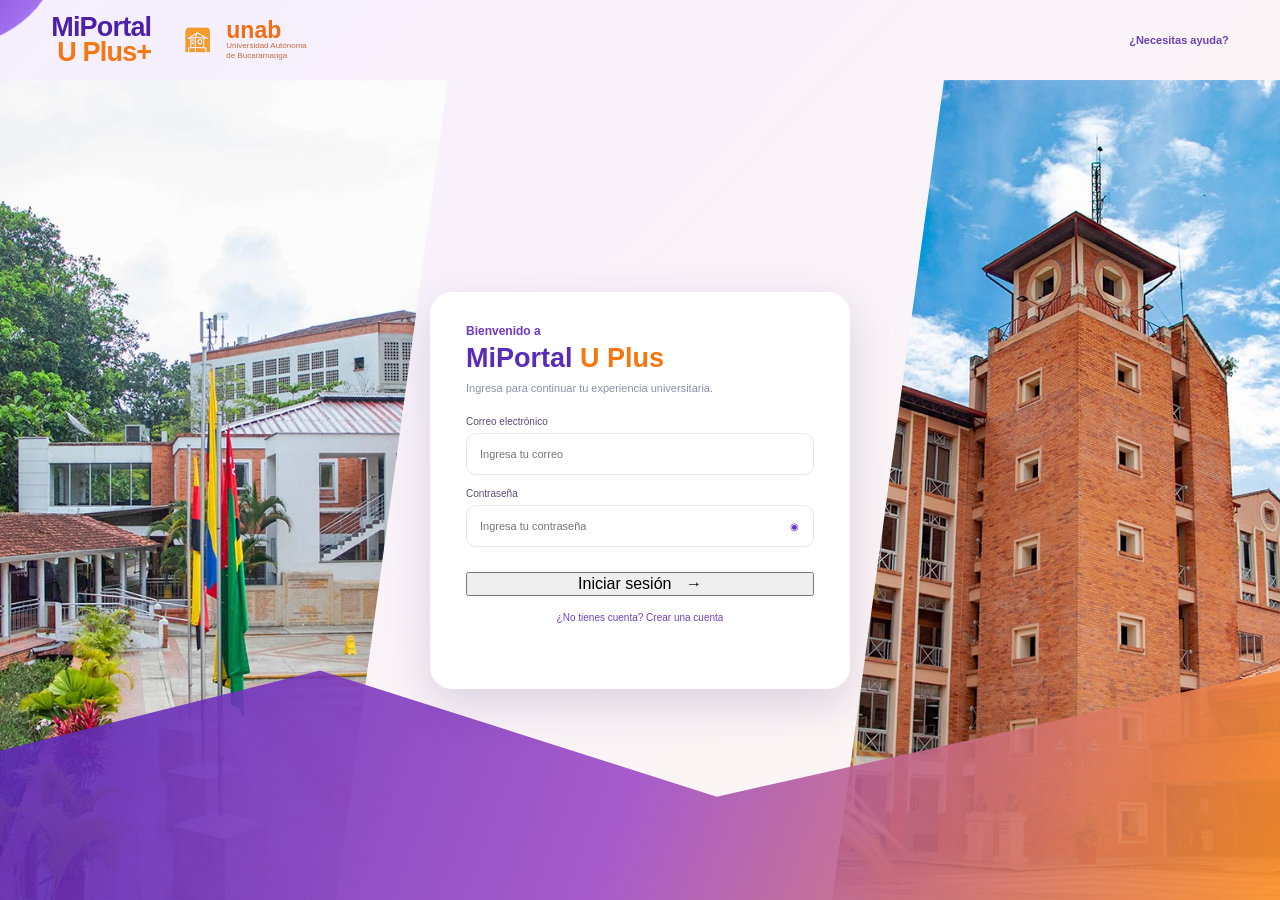
<file: index.html>
<!DOCTYPE html>

<html lang="es">
<head>
<script>document.documentElement.classList.add("auth-checking");</script>
<meta charset="utf-8"/>
<meta content="width=device-width, initial-scale=1.0" name="viewport"/>
<meta content="#ffffff" name="theme-color"/>
<title>Inicio | MiPortal U Plus</title>
<link href="https://fonts.googleapis.com" rel="preconnect"/>
<link crossorigin="" href="https://fonts.gstatic.com" rel="preconnect"/>


<link href="css/base.css" rel="stylesheet"/><link href="css/shell.css" rel="stylesheet"/><link href="css/components.css" rel="stylesheet"/><link href="css/pages/dashboard.css" rel="stylesheet"/><link href="css/theme.css" rel="stylesheet"/><link href="css/responsive.css" rel="stylesheet"/><link href="https://fonts.googleapis.com/css2?family=Shantell+Sans:wght@300;400;500;600;700;800&display=swap" rel="stylesheet"/>
<link href="css/interactions.css" rel="stylesheet"/>
<link href="css/features.css" rel="stylesheet">
</head>
<body data-page="dashboard">
<header class="topbar">
<button aria-label="Abrir navegación" class="mobile-menu icon-button" id="mobileMenu"><svg viewbox="0 0 24 24"><path d="M4 6h16M4 12h16M4 18h16"></path></svg></button>
<div class="brand">
<a class="portal-logo" href="index.html">MiPortal <span>U Plus+</span></a>
<div class="unab-logo"><img alt="Logo UNAB" class="logo-img" src="assets/dashboard/logo_UNAB.png"/><div><strong>unab</strong><small>Universidad Autónoma<br/>de Bucaramanga</small></div></div>
</div>
<label class="search-box"><svg viewbox="0 0 24 24"><circle cx="11" cy="11" r="6.5"></circle><path d="m16 16 4 4"></path></svg><input aria-label="Buscar" id="globalSearch" placeholder="Buscar en MiPortal..." type="search"/></label>
<div class="user-area">
<div aria-label="Selector de tema" class="theme-icons" data-active-theme="light"><button aria-label="Modo oscuro" aria-pressed="false" class="theme-choice" data-theme="dark" title="Modo oscuro" type="button">☾</button><button aria-label="Modo claro" aria-pressed="true" class="theme-choice selected" data-theme="light" title="Modo claro" type="button">☼</button></div>
<div class="header-menu-wrap notification-wrap"><button aria-controls="notificationPopover" aria-expanded="false" aria-label="Notificaciones" class="icon-button notification" id="notificationToggle" type="button"><img alt="" src="assets/dashboard/notificacion.png"/><span class="notification-count">3</span></button><div aria-label="Notificaciones recientes" class="notification-popover" hidden="True" id="notificationPopover" role="dialog"><div class="popover-heading"><strong>Notificaciones recientes</strong><small>3 nuevas</small></div>
<a class="preview-notice" data-notice-target="notice-grade" href="pages/notificaciones.html?notice=notice-grade"><span class="preview-dot"></span><span><strong>Nueva calificación disponible</strong><small>Tu resultado de Cálculo Diferencial ya está publicado.</small></span></a>
<a class="preview-notice" data-notice-target="notice-event" href="pages/notificaciones.html?notice=notice-event"><span class="preview-dot" style="background:#f28a27"></span><span><strong>Feria de emprendimiento</strong><small>Conoce la programación de las actividades de esta semana.</small></span></a>
<a class="preview-notice" data-notice-target="notice-schedule" href="pages/notificaciones.html?notice=notice-schedule"><span class="preview-dot" style="background:#20aa91"></span><span><strong>Actualización de horario</strong><small>Se publicó una novedad sobre una de tus clases.</small></span></a>
<a class="popover-footer" href="pages/notificaciones.html">Ver todas las notificaciones</a></div></div>
<div class="header-menu-wrap profile-wrap"><button aria-controls="profilePopover" aria-expanded="false" class="profile-trigger" id="profileToggle" type="button"><img alt="Foto de perfil" class="profile-photo" src="assets/perfil.jpg"/><div class="user-name"><strong data-user-first-name>Iniciando…</strong><small data-user-role></small></div><svg aria-hidden="true" viewBox="0 0 24 24"><path d="m7 10 5 5 5-5"></path></svg></button><div aria-label="Menú de usuario" class="profile-popover" hidden="True" id="profilePopover" role="menu"><div class="profile-popover-user"><strong data-user-full-name>Iniciando…</strong><small data-user-role-full></small></div>
<a href="pages/perfil.html" role="menuitem">Mi perfil</a>
<a href="pages/configuracion.html" role="menuitem">Configuración</a>
<a href="api/logout.php" role="menuitem">Cerrar sesión</a></div></div>


</div>
</header>
<div class="sidebar-backdrop" id="sidebarBackdrop"></div>
<aside class="sidebar">
<nav aria-label="Navegación principal" class="navigation"><a aria-current="page" class="nav-item active" href="index.html"><svg aria-hidden="true" viewbox="0 0 24 24"><path d="m3 10 9-7 9 7"></path><path d="M5 9v11h14V9M9 20v-7h6v7"></path></svg><span>Inicio</span></a>
<a class="nav-item" href="pages/mis-cursos.html"><svg aria-hidden="true" viewbox="0 0 24 24"><path d="M4 5.5A2.5 2.5 0 0 1 6.5 3H20v17H6.5A2.5 2.5 0 0 0 4 22z"></path><path d="M4 5.5V20M8 7h8M8 11h7"></path></svg><span>Mis cursos</span></a>
<a class="nav-item" href="pages/horario.html"><svg aria-hidden="true" viewbox="0 0 24 24"><rect height="16" rx="2" width="18" x="3" y="5"></rect><path d="M7 3v4M17 3v4M3 10h18M8 14h3M8 17h6"></path></svg><span>Horario</span></a>
<a class="nav-item" href="pages/calendario.html"><svg aria-hidden="true" viewbox="0 0 24 24"><rect height="16" rx="2" width="18" x="3" y="5"></rect><path d="M7 3v4M17 3v4M3 10h18M8 14h.01M12 14h.01M16 14h.01M8 17h.01M12 17h.01"></path></svg><span>Calendario</span></a>
<a class="nav-item" href="pages/calificaciones.html"><svg aria-hidden="true" viewbox="0 0 24 24"><path d="m12 3 2.8 5.7 6.2.9-4.5 4.4 1.1 6.2-5.6-3-5.6 3 1.1-6.2L3 9.6l6.2-.9z"></path></svg><span>Calificaciones</span></a>
<a class="nav-item" href="pages/servicios.html"><svg aria-hidden="true" viewbox="0 0 24 24"><path d="M3 7.5A1.5 1.5 0 0 1 4.5 6H10l2 2h7.5A1.5 1.5 0 0 1 21 9.5v9a1.5 1.5 0 0 1-1.5 1.5h-15A1.5 1.5 0 0 1 3 18.5z"></path><path d="M3 9h18"></path></svg><span>Recursos</span></a>

<a class="nav-item" href="pages/horas-libres.html"><svg aria-hidden="true" viewbox="0 0 24 24"><circle cx="12" cy="12" r="9"></circle><path d="M12 7v5l3 2"></path></svg><span>Horas libres</span></a>
<a class="nav-item" href="pages/lugares-campus.html"><svg aria-hidden="true" viewbox="0 0 24 24"><path d="m3 6 6-3 6 3 6-3v15l-6 3-6-3-6 3z"></path><path d="M9 3v15M15 6v15"></path></svg><span>Lugares y campus</span></a>

<a class="nav-item" href="pages/configuracion.html"><svg aria-hidden="true" viewbox="0 0 24 24"><circle cx="12" cy="12" r="3"></circle><path d="m19.4 15 .1.1 1.1.9-1.5 2.6-1.4-.6a8 8 0 0 1-1.6.9l-.2 1.5h-3l-.2-1.5a8 8 0 0 1-1.6-.9l-1.4.6-1.5-2.6 1.1-.9a7 7 0 0 1 0-1.9l-1.1-.9 1.5-2.6 1.4.6a8 8 0 0 1 1.6-.9l.2-1.5h3l.2 1.5a8 8 0 0 1 1.6.9l1.4-.6 1.5 2.6-1.1.9a7 7 0 0 1 0 1.8Z"></path></svg><span>Configuración</span></a>
</nav>
<div aria-label="Mensaje institucional UNAB" class="sidebar-promo">
<img alt="Campus de la UNAB" src="assets/campus-lateral.jpg"/>
<div class="sidebar-promo-shape"></div><p>Tu talento<br/>nos impulsa</p><div class="orange-line"></div>
</div>
</aside>
<main class="main-content">
<section class="welcome"><div class="welcome-text"><p class="hello">¡Hola, <span id="dashboardGreetingName">—</span>!</p><h1>Bienvenido a tu portal<br/>MiPortal <span>U Plus</span></h1><p class="subtitle">Aquí encuentras todo lo que necesitas para tu vida universitaria.</p><span class="little-decoration"><i></i><i></i><i></i></span></div><div class="hero-banner"><img alt="Edificio de la UNAB" src="./assets/campus-principal.jpg"/><div class="hero-message"><strong>UNAB</strong><p>Formación que<br/>transforma</p><span></span></div></div></section>
<div class="quick-access-toolbar"><div><h2>Accesos rápidos</h2><p>Personaliza las secciones que más utilizas.</p></div><button class="outline-button" id="customizeQuickAccess" type="button">✎ Personalizar</button></div>
<section class="quick-links" id="quickLinks" aria-label="Accesos rápidos">
</section>
<section class="dashboard-grid">
<article class="panel schedule-panel">
<div class="panel-heading">
<div><h2>Tu horario de hoy</h2><small id="todayScheduleDate" class="today-schedule-date">Consultando fecha actual...</small></div>
<a class="text-link" href="pages/horario.html">Ver completo</a>
</div>
<div id="todayScheduleList" class="today-schedule-list" aria-live="polite"></div>
</article>
<a class="campus-card" href="pages/lugares-campus.html"><img alt="Estudiantes en el campus" src="./assets/estudiantes-campus.jpg"/><div class="campus-card-text"><h2>Tu universidad,<br/>también es tu comunidad</h2><p>Conoce todo lo que puedes vivir<br/>en la UNAB.</p><span class="white-button">Explorar campus <b>›</b></span></div></a>
<div class="right-column"><article class="panel events-panel"><div class="events-heading"><div class="date-box"><strong>24</strong><small>OCT</small></div><h2>Próximos eventos</h2><a class="text-link" href="pages/calendario.html">Ver todos</a></div>
<div class="event-row" role="button" tabindex="0" data-event-title="Feria de emprendimiento" data-event-description="Encuentro de emprendimientos y proyectos estudiantiles en la zona verde. Consulta la programación de actividades."><span class="event-dot orange-dot"></span><div><strong>Feria de emprendimiento</strong><small>Zona verde · 10:00 a.m.</small></div><span class="event-arrow">›</span></div>
<div class="event-row" role="button" tabindex="0" data-event-title="Entrega de trabajo final" data-event-description="Recuerda revisar las instrucciones del curso y confirmar el envío en la plataforma virtual antes de la hora límite."><span class="event-dot purple-dot"></span><div><strong>Entrega de trabajo final</strong><small>Plataforma virtual · 11:59 p.m.</small></div></div></article>
<a class="resource-card" href="pages/servicios.html"><div class="resource-text"><h2>Grandes cosas<br/>te esperan</h2><p>Sigue construyendo<br/>tu futuro.</p><span class="white-button">Ver recursos <b>›</b></span></div><img alt="Edificio universitario" src="./assets/grupo.jpeg"/></a></div>
<article class="panel progress-panel"><div class="progress-heading"><span class="graduation-icon"><svg aria-hidden="true" viewbox="0 0 24 24"><path d="m12 3 2.8 5.7 6.2.9-4.5 4.4 1.1 6.2-5.6-3-5.6 3 1.1-6.2L3 9.6l6.2-.9z"></path></svg></span><h2>Tu progreso académico</h2></div><div class="progress-content"><div class="progress-circle"><div>78%</div></div><div class="credits"><span>Créditos aprobados</span><strong>36 <small>/ 46</small></strong><small>Último periodo: 2025-2</small></div><a class="details-button" href="pages/calificaciones.html">Ver detalles <b>›</b></a></div></article>
</section>

<section class="panel dashboard-favorites" id="dashboardFavorites"><div class="panel-heading"><div><h2>Lugares favoritos</h2><p class="section-subtitle">Accede rápidamente a los espacios que guardaste.</p></div><a class="text-link" href="pages/lugares-campus.html">Explorar campus ›</a></div><div class="dashboard-favorites-list" id="dashboardFavoritePlaces"><p class="muted-note">Todavía no has guardado lugares favoritos. Explora el campus y marca la estrella de tus espacios preferidos.</p></div></section>
<div class="page-slogan">Más que<br/>una universidad<span></span></div>
</main>
<script src="js/curriculum-data.js"></script>
<script src="js/schedule-data.js"></script>
<script src="js/app.js"></script>
<script src="js/features.js"></script>
</body>
</html>
</file>
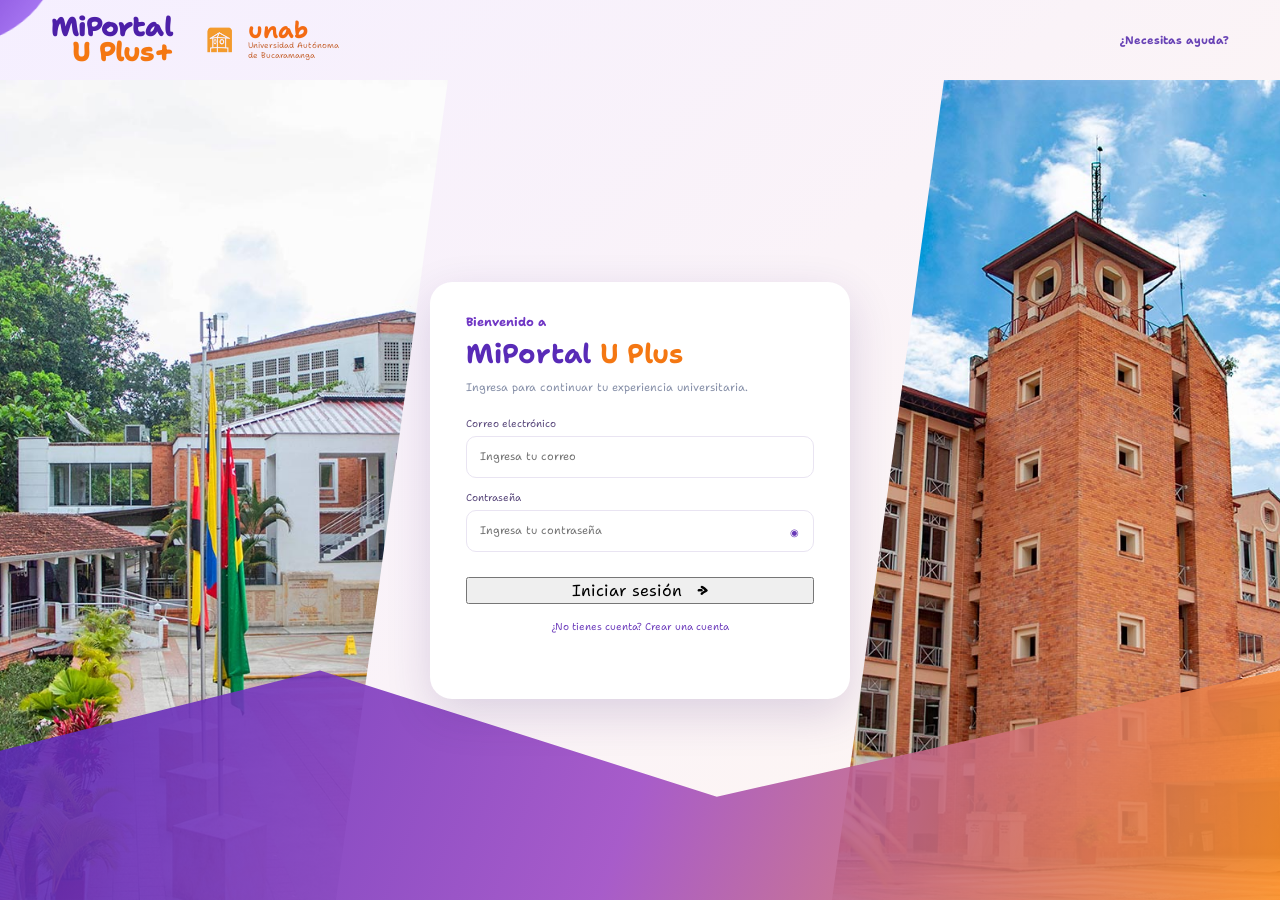
<file: login.html>
<!DOCTYPE html>

<html lang="es">
<head>
<meta charset="utf-8"/><meta content="width=device-width, initial-scale=1.0" name="viewport"/>
<title>Iniciar sesión | MiPortal U Plus</title>
<link href="https://fonts.googleapis.com" rel="preconnect"/><link crossorigin="" href="https://fonts.gstatic.com" rel="preconnect"/>


<link href="css/base.css" rel="stylesheet"/><link href="css/shell.css" rel="stylesheet"/><link href="css/components.css" rel="stylesheet"/><link href="css/pages/login.css" rel="stylesheet"/><link href="css/theme.css" rel="stylesheet"/><link href="css/responsive.css" rel="stylesheet"/><link href="https://fonts.googleapis.com/css2?family=Shantell+Sans:wght@300;400;500;600;700;800&display=swap" rel="stylesheet"/>
<link href="css/interactions.css" rel="stylesheet"/>
<link href="css/features.css" rel="stylesheet">
</head>
<body class="login-page" data-page="login">
<header class="login-brand"><a class="portal-logo" href="index.html">MiPortal <span>U Plus+</span></a><div class="unab-logo"><img alt="Logo UNAB" class="logo-img" src="./assets/dashboard/logo_UNAB.png"/><div><strong>unab</strong><small>Universidad Autónoma<br/>de Bucaramanga</small></div></div><a class="text-link" href="index.html">¿Necesitas ayuda?</a></header>
<main class="login-main"><div class="login-photo login-photo-left"><img alt="Campus UNAB" src="./assets/campus-lateral.jpg"/></div><div class="login-photo login-photo-right"><img alt="Edificio UNAB" src="./assets/campus-principal.jpg"/></div><div class="login-decoration"></div>
<form class="login-card" id="loginForm"><p class="eyebrow">Bienvenido a</p><h1>MiPortal <span>U Plus</span></h1><p class="login-intro">Ingresa para continuar tu experiencia universitaria.</p><label>Correo electrónico<input name="email" autocomplete="username" placeholder="Ingresa tu correo" required type="email"/></label><label>Contraseña<div class="password-field"><input id="passwordInput" name="password" autocomplete="current-password" placeholder="Ingresa tu contraseña" required type="password"/><button aria-label="Mostrar contraseña" id="togglePassword" type="button">◉</button></div></label><button class="primary-button login-submit" type="submit">Iniciar sesión <b>→</b></button><a class="forgot-link" href="register.html">¿No tienes cuenta? Crear una cuenta</a><p class="login-feedback" id="loginFeedback"></p></form></main>
<script src="./js/app.js"></script>
<script src="./js/features.js"></script>
</body></html>
</file>
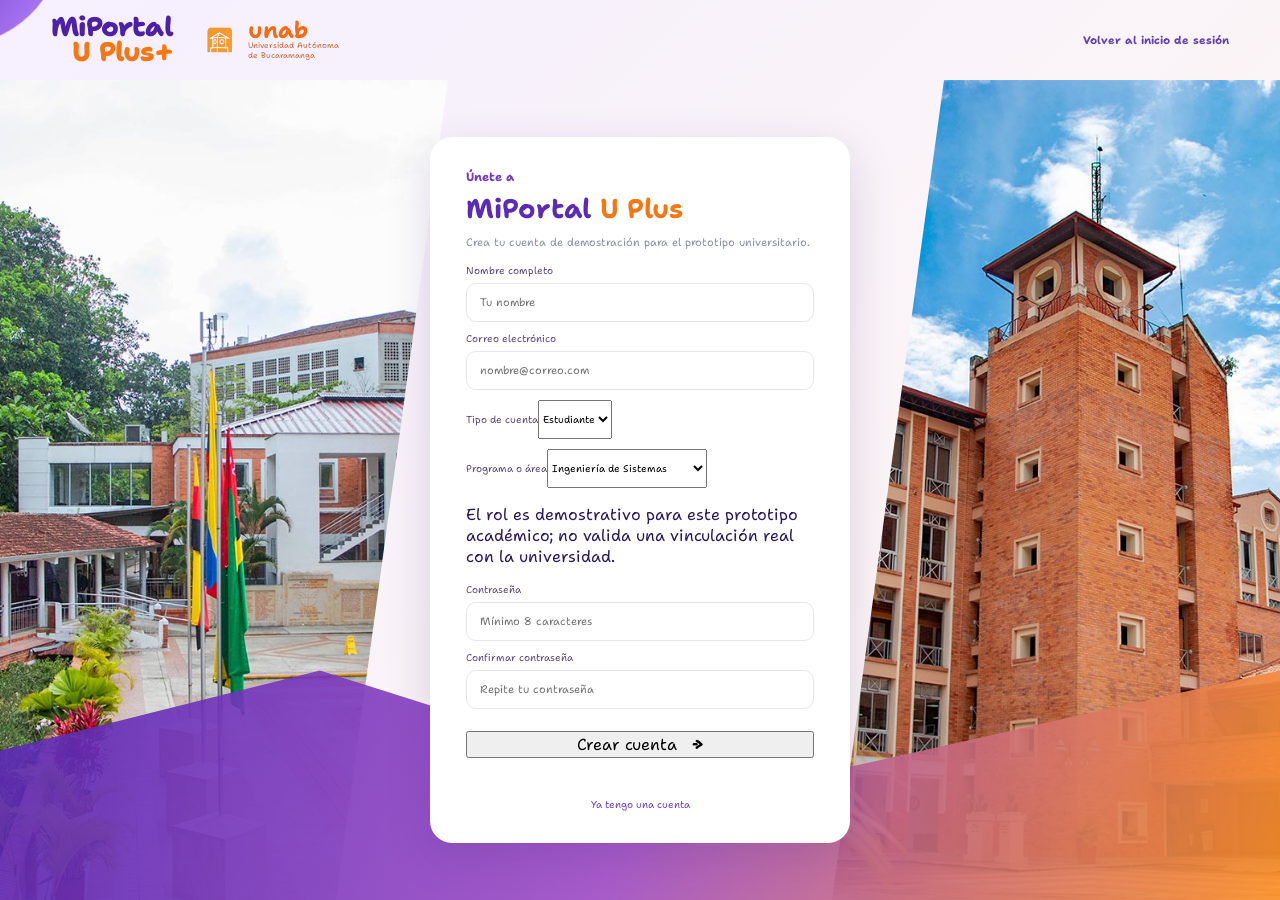
<file: register.html>
<!DOCTYPE html>
<html lang="es">
<head>
<meta charset="utf-8"><meta name="viewport" content="width=device-width, initial-scale=1.0"><meta name="theme-color" content="#ffffff">
<title>Crear cuenta | MiPortal U Plus</title>
<link href="css/base.css" rel="stylesheet"><link href="css/shell.css" rel="stylesheet"><link href="css/components.css" rel="stylesheet"><link href="css/pages/login.css" rel="stylesheet"><link href="css/pages/register.css" rel="stylesheet"><link href="css/theme.css" rel="stylesheet"><link href="css/responsive.css" rel="stylesheet"><link href="https://fonts.googleapis.com/css2?family=Shantell+Sans:wght@300;400;500;600;700;800&display=swap" rel="stylesheet">
<link href="css/features.css" rel="stylesheet">
</head>
<body class="login-page" data-page="register">
<header class="login-brand"><a class="portal-logo" href="index.html">MiPortal <span>U Plus+</span></a><div class="unab-logo"><img alt="Logo UNAB" class="logo-img" src="assets/dashboard/logo_UNAB.png"><div><strong>unab</strong><small>Universidad Autónoma<br>de Bucaramanga</small></div></div><a class="text-link" href="login.html">Volver al inicio de sesión</a></header>
<main class="login-main"><div class="login-photo login-photo-left"><img alt="Campus UNAB" src="assets/campus-lateral.jpg"></div><div class="login-photo login-photo-right"><img alt="Edificio UNAB" src="assets/campus-principal.jpg"></div><div class="login-decoration"></div>
<form class="login-card register-card" id="registerForm"><p class="eyebrow">Únete a</p><h1>MiPortal <span>U Plus</span></h1><p class="login-intro">Crea tu cuenta de demostración para el prototipo universitario.</p>
<label>Nombre completo<input name="name" autocomplete="name" maxlength="90" required placeholder="Tu nombre"></label>
<label>Correo electrónico<input name="email" type="email" autocomplete="email" required placeholder="nombre@correo.com"></label>
<label>Tipo de cuenta<select name="role" id="accountRole"><option value="student">Estudiante</option><option value="teacher">Docente</option></select></label>
<label>Programa o área<select name="program"><option>Ingeniería de Sistemas</option><option>Administración de Empresas</option><option>Ingeniería Industrial</option><option>Derecho</option><option>Psicología</option><option>Comunicación Social</option><option>Facultad de Ingeniería</option><option>Otro programa o área</option></select></label>
<p class="role-note">El rol es demostrativo para este prototipo académico; no valida una vinculación real con la universidad.</p>
<label>Contraseña<input name="password" type="password" autocomplete="new-password" minlength="8" required placeholder="Mínimo 8 caracteres"></label>
<label>Confirmar contraseña<input name="confirmPassword" type="password" autocomplete="new-password" minlength="8" required placeholder="Repite tu contraseña"></label>
<button class="primary-button login-submit" type="submit">Crear cuenta <b>→</b></button><p class="login-feedback" id="registerFeedback" aria-live="polite"></p><a class="forgot-link" href="login.html">Ya tengo una cuenta</a>
</form></main>
<script src="js/features.js"></script>
</body></html>
</file>
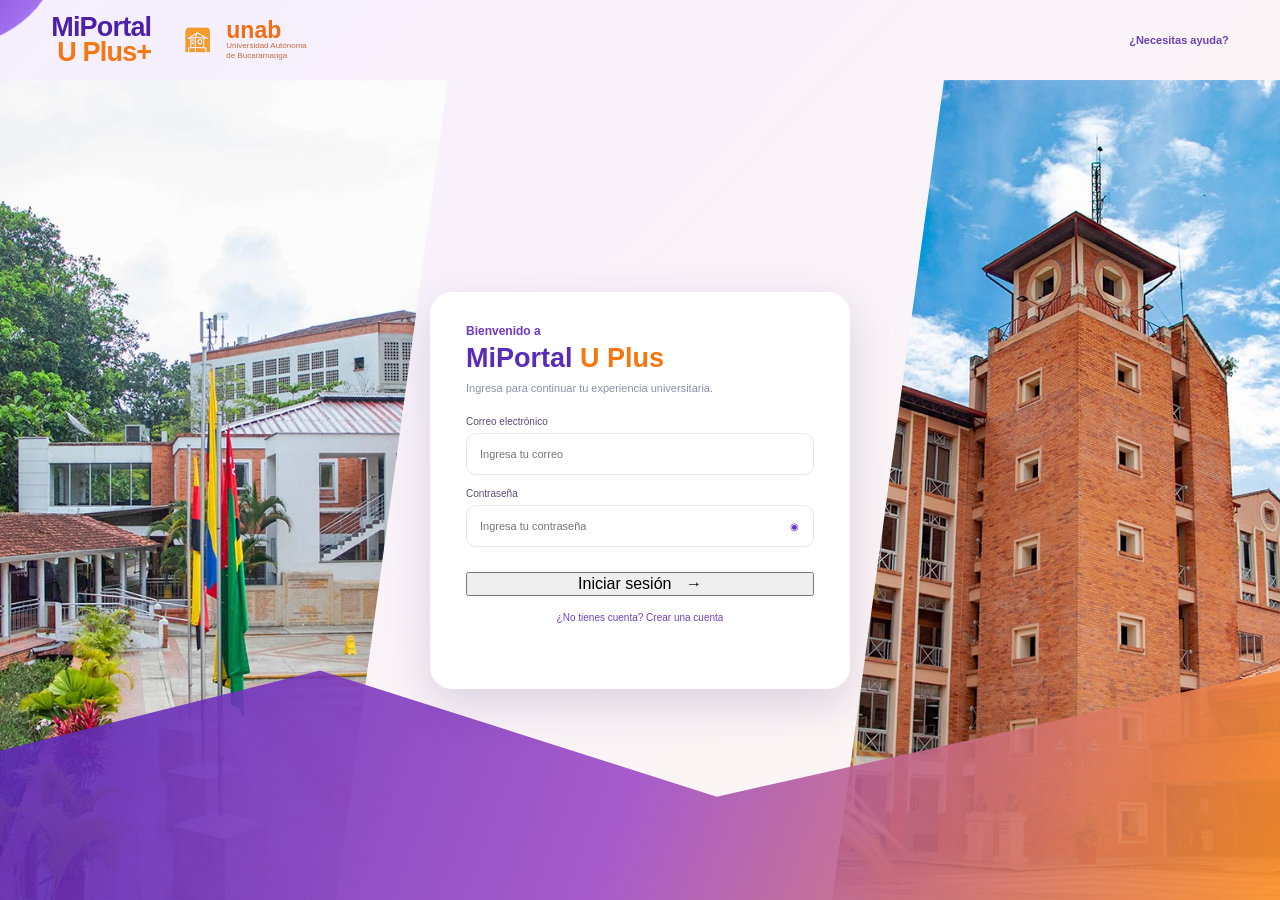
<file: pages/calendario.html>
<!DOCTYPE html>

<html lang="es">
<head>
<script>document.documentElement.classList.add("auth-checking");</script>
<meta charset="utf-8"/>
<meta content="width=device-width, initial-scale=1.0" name="viewport"/>
<meta content="#ffffff" name="theme-color"/>
<title>Calendario académico | MiPortal U Plus</title>
<link href="https://fonts.googleapis.com" rel="preconnect"/>
<link crossorigin="" href="https://fonts.gstatic.com" rel="preconnect"/>
<link href="../css/base.css" rel="stylesheet"/><link href="../css/shell.css" rel="stylesheet"/><link href="../css/components.css" rel="stylesheet"/><link href="../css/pages/calendar.css" rel="stylesheet"/><link href="../css/theme.css" rel="stylesheet"/><link href="../css/responsive.css" rel="stylesheet"/><link href="https://fonts.googleapis.com/css2?family=Shantell+Sans:wght@300;400;500;600;700;800&display=swap" rel="stylesheet"/>
<link href="../css/interactions.css" rel="stylesheet"/>
<link href="../css/features.css" rel="stylesheet">
</head>
<body data-page="calendario">
<header class="topbar">
<button aria-label="Abrir navegación" class="mobile-menu icon-button" id="mobileMenu"><svg viewbox="0 0 24 24"><path d="M4 6h16M4 12h16M4 18h16"></path></svg></button>
<div class="brand">
<a class="portal-logo" href="../index.html">MiPortal <span>U Plus+</span></a>
<div class="unab-logo"><img alt="Logo UNAB" class="logo-img" src="../assets/dashboard/logo_UNAB.png"/><div><strong>unab</strong><small>Universidad Autónoma<br/>de Bucaramanga</small></div></div>
</div>
<label class="search-box"><svg viewbox="0 0 24 24"><circle cx="11" cy="11" r="6.5"></circle><path d="m16 16 4 4"></path></svg><input aria-label="Buscar" id="globalSearch" placeholder="Buscar en MiPortal..." type="search"/></label>
<div class="user-area">
<div aria-label="Selector de tema" class="theme-icons" data-active-theme="light"><button aria-label="Modo oscuro" aria-pressed="false" class="theme-choice" data-theme="dark" title="Modo oscuro" type="button">☾</button><button aria-label="Modo claro" aria-pressed="true" class="theme-choice selected" data-theme="light" title="Modo claro" type="button">☼</button></div>
<div class="header-menu-wrap notification-wrap"><button aria-controls="notificationPopover" aria-expanded="false" aria-label="Notificaciones" class="icon-button notification" id="notificationToggle" type="button"><img alt="" src="../assets/dashboard/notificacion.png"/><span class="notification-count">3</span></button><div aria-label="Notificaciones recientes" class="notification-popover" hidden="True" id="notificationPopover" role="dialog"><div class="popover-heading"><strong>Notificaciones recientes</strong><small>3 nuevas</small></div>
<a class="preview-notice" data-notice-target="notice-grade" href="../pages/notificaciones.html?notice=notice-grade"><span class="preview-dot"></span><span><strong>Nueva calificación disponible</strong><small>Tu resultado de Cálculo Diferencial ya está publicado.</small></span></a>
<a class="preview-notice" data-notice-target="notice-event" href="../pages/notificaciones.html?notice=notice-event"><span class="preview-dot" style="background:#f28a27"></span><span><strong>Feria de emprendimiento</strong><small>Conoce la programación de las actividades de esta semana.</small></span></a>
<a class="preview-notice" data-notice-target="notice-schedule" href="../pages/notificaciones.html?notice=notice-schedule"><span class="preview-dot" style="background:#20aa91"></span><span><strong>Actualización de horario</strong><small>Se publicó una novedad sobre una de tus clases.</small></span></a>
<a class="popover-footer" href="../pages/notificaciones.html">Ver todas las notificaciones</a></div></div>
<div class="header-menu-wrap profile-wrap"><button aria-controls="profilePopover" aria-expanded="false" class="profile-trigger" id="profileToggle" type="button"><img alt="Foto de perfil" class="profile-photo" src="../assets/perfil.jpg"/><div class="user-name"><strong data-user-first-name>Iniciando…</strong><small data-user-role></small></div><svg aria-hidden="true" viewbox="0 0 24 24"><path d="m7 10 5 5 5-5"></path></svg></button><div aria-label="Menú de usuario" class="profile-popover" hidden="True" id="profilePopover" role="menu"><div class="profile-popover-user"><strong data-user-full-name>Iniciando…</strong><small data-user-role-full></small></div>
<a href="../pages/perfil.html" role="menuitem">Mi perfil</a>
<a href="../pages/configuracion.html" role="menuitem">Configuración</a>
<a href="../api/logout.php" role="menuitem">Cerrar sesión</a></div></div>
</div>
</header>
<div class="sidebar-backdrop" id="sidebarBackdrop"></div>
<aside class="sidebar">
<nav aria-label="Navegación principal" class="navigation"><a class="nav-item" href="../index.html"><svg aria-hidden="true" viewbox="0 0 24 24"><path d="m3 10 9-7 9 7"></path><path d="M5 9v11h14V9M9 20v-7h6v7"></path></svg><span>Inicio</span></a>
<a class="nav-item" href="../pages/mis-cursos.html"><svg aria-hidden="true" viewbox="0 0 24 24"><path d="M4 5.5A2.5 2.5 0 0 1 6.5 3H20v17H6.5A2.5 2.5 0 0 0 4 22z"></path><path d="M4 5.5V20M8 7h8M8 11h7"></path></svg><span>Mis cursos</span></a>
<a class="nav-item" href="../pages/horario.html"><svg aria-hidden="true" viewbox="0 0 24 24"><rect height="16" rx="2" width="18" x="3" y="5"></rect><path d="M7 3v4M17 3v4M3 10h18M8 14h3M8 17h6"></path></svg><span>Horario</span></a>
<a aria-current="page" class="nav-item active" href="../pages/calendario.html"><svg aria-hidden="true" viewbox="0 0 24 24"><rect height="16" rx="2" width="18" x="3" y="5"></rect><path d="M7 3v4M17 3v4M3 10h18M8 14h.01M12 14h.01M16 14h.01M8 17h.01M12 17h.01"></path></svg><span>Calendario</span></a>
<a class="nav-item" href="../pages/calificaciones.html"><svg aria-hidden="true" viewbox="0 0 24 24"><path d="m12 3 2.8 5.7 6.2.9-4.5 4.4 1.1 6.2-5.6-3-5.6 3 1.1-6.2L3 9.6l6.2-.9z"></path></svg><span>Calificaciones</span></a>
<a class="nav-item" href="../pages/servicios.html"><svg aria-hidden="true" viewbox="0 0 24 24"><path d="M3 7.5A1.5 1.5 0 0 1 4.5 6H10l2 2h7.5A1.5 1.5 0 0 1 21 9.5v9a1.5 1.5 0 0 1-1.5 1.5h-15A1.5 1.5 0 0 1 3 18.5z"></path><path d="M3 9h18"></path></svg><span>Recursos</span></a>
<a class="nav-item" href="../pages/horas-libres.html"><svg aria-hidden="true" viewbox="0 0 24 24"><circle cx="12" cy="12" r="9"></circle><path d="M12 7v5l3 2"></path></svg><span>Horas libres</span></a>
<a class="nav-item" href="../pages/lugares-campus.html"><svg aria-hidden="true" viewbox="0 0 24 24"><path d="m3 6 6-3 6 3 6-3v15l-6 3-6-3-6 3z"></path><path d="M9 3v15M15 6v15"></path></svg><span>Lugares y campus</span></a>
<a class="nav-item" href="../pages/configuracion.html"><svg aria-hidden="true" viewbox="0 0 24 24"><circle cx="12" cy="12" r="3"></circle><path d="m19.4 15 .1.1 1.1.9-1.5 2.6-1.4-.6a8 8 0 0 1-1.6.9l-.2 1.5h-3l-.2-1.5a8 8 0 0 1-1.6-.9l-1.4.6-1.5-2.6 1.1-.9a7 7 0 0 1 0-1.9l-1.1-.9 1.5-2.6 1.4.6a8 8 0 0 1 1.6-.9l.2-1.5h3l.2 1.5a8 8 0 0 1 1.6.9l1.4-.6 1.5 2.6-1.1.9a7 7 0 0 1 0 1.8Z"></path></svg><span>Configuración</span></a>
</nav>
<div aria-label="Mensaje institucional UNAB" class="sidebar-promo">
<img alt="Campus de la UNAB" src="../assets/campus-lateral.jpg"/>
<div class="sidebar-promo-shape"></div><p>Tu talento<br/>nos impulsa</p><div class="orange-line"></div>
</div>
</aside>
<main class="main-content">
<section class="page-hero"><div><p class="eyebrow">Mi agenda</p><h1>Calendario académico</h1><p>Consulta las fechas importantes, actividades y eventos de tu vida universitaria.</p></div><div class="page-hero-image"><img alt="Campus UNAB" src="../assets/campus-principal.jpg"/><div><strong>UNAB</strong><span>Formación que<br/>transforma</span></div></div></section>




<div class="content-columns calendar-layout">
<section class="panel calendar-panel">
<div class="panel-heading calendar-title-row"><div><p class="eyebrow">Tu agenda universitaria</p><h2 aria-live="polite" id="monthLabel"></h2></div><div class="calendar-controls"><button class="outline-button add-personal-event" id="addPersonalEvent" type="button">+ Evento personal</button><button aria-label="Mes anterior" class="round-button" id="prevMonth" type="button">‹</button><button class="outline-button" id="todayButton" type="button">Hoy</button><button aria-label="Mes siguiente" class="round-button" id="nextMonth" type="button">›</button></div></div>
<div aria-label="Calendario mensual" class="calendar-grid" id="calendarGrid"><div class="calendar-day-name">Lun</div><div class="calendar-day-name">Mar</div><div class="calendar-day-name">Mié</div><div class="calendar-day-name">Jue</div><div class="calendar-day-name">Vie</div><div class="calendar-day-name">Sáb</div><div class="calendar-day-name">Dom</div></div>
<div class="calendar-legend"><span><i class="legend-today"></i>Hoy</span><span><i class="legend-event"></i>Con eventos</span><span><i class="legend-selected"></i>Fecha seleccionada</span><span><i class="legend-personal"></i>Evento personal</span></div>
</section>
<aside class="panel events-list"><div class="panel-heading"><h2>Agenda del día</h2><span class="text-link" id="selectedDateLabel"></span></div><div aria-live="polite" class="calendar-event-list" id="calendarEventList"></div><div class="calendar-upcoming-heading">Próximos eventos</div><div id="upcomingCalendarEvents"></div></aside>
</div>
<section class="panel important-dates"><div class="panel-heading"><h2>Fechas importantes</h2><span class="text-link">Actualizadas al calendario local</span></div><div class="important-grid"><article data-important-offset="7"><b class="dot purple-bg"></b><strong>Matrícula académica</strong><small class="important-date-label"></small><p>Revisa el estado de tu inscripción y confirma las asignaturas del siguiente periodo.</p></article><article data-important-offset="14"><b class="dot orange-bg"></b><strong>Plazo de ajustes</strong><small class="important-date-label"></small><p>Verifica los plazos para agregar o retirar asignaturas según el calendario oficial.</p></article><article data-important-offset="28"><b class="dot green-bg"></b><strong>Cierre de actividades</strong><small class="important-date-label"></small><p>Comprueba entregas, evaluaciones y actividades pendientes antes del cierre.</p></article></div></section>
<div class="page-slogan">Más que<br/>una universidad<span></span></div>
</main>
<script src="../js/curriculum-data.js"></script>
<script src="../js/schedule-data.js"></script>
<script src="../js/app.js"></script>
<script src="../js/features.js"></script>
</body>
</html>
</file>
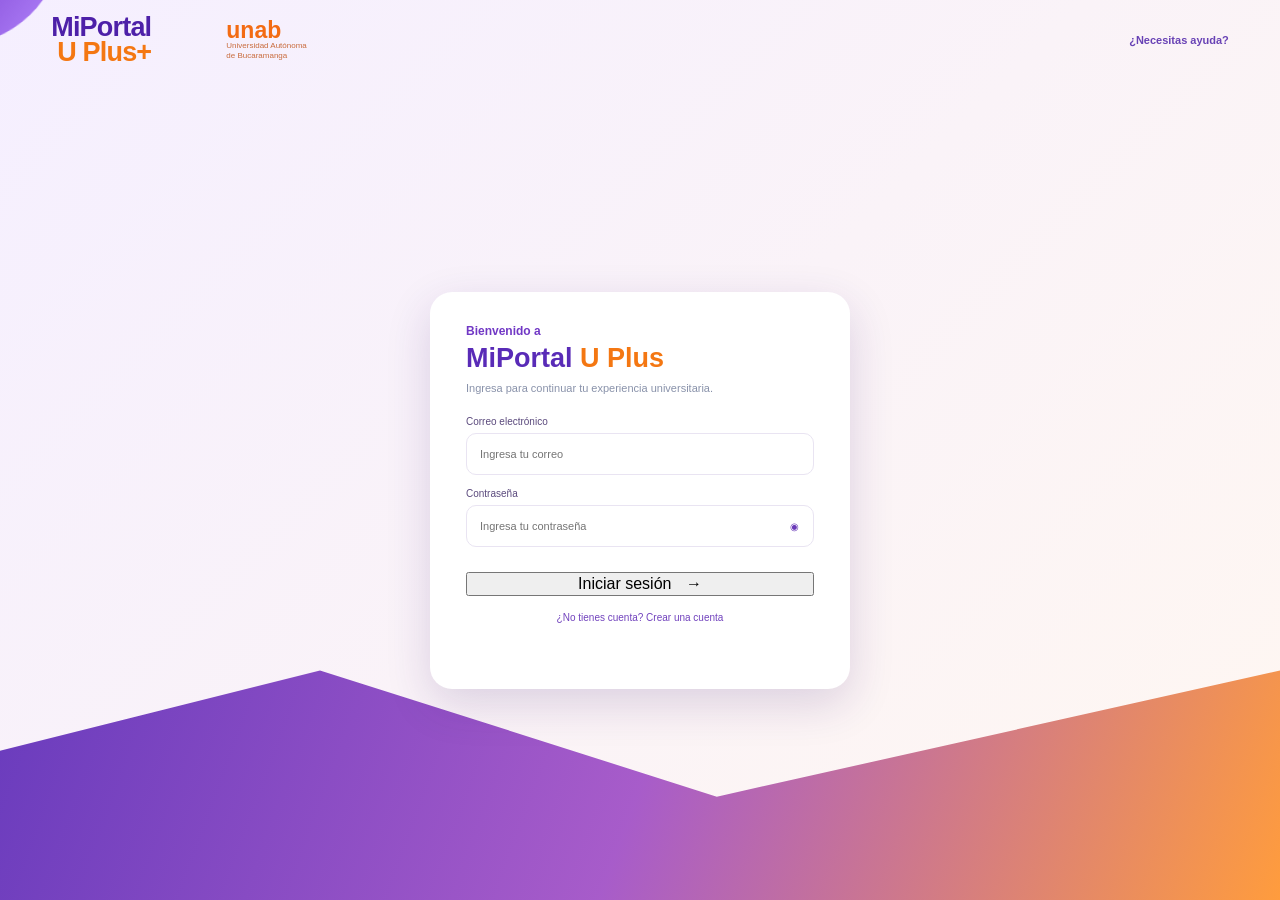
<file: pages/calificaciones.html>
<!DOCTYPE html>

<html lang="es">
<head>
<script>document.documentElement.classList.add("auth-checking");</script>
<meta charset="utf-8"/>
<meta content="width=device-width, initial-scale=1.0" name="viewport"/>
<meta content="#ffffff" name="theme-color"/>
<title>Calificaciones e información académica | MiPortal U Plus</title>
<link href="https://fonts.googleapis.com" rel="preconnect"/>
<link crossorigin="" href="https://fonts.gstatic.com" rel="preconnect"/>


<link href="../css/base.css" rel="stylesheet"/><link href="../css/shell.css" rel="stylesheet"/><link href="../css/components.css" rel="stylesheet"/><link href="../css/pages/grades.css" rel="stylesheet"/><link href="../css/theme.css" rel="stylesheet"/><link href="../css/responsive.css" rel="stylesheet"/><link href="https://fonts.googleapis.com/css2?family=Shantell+Sans:wght@300;400;500;600;700;800&display=swap" rel="stylesheet"/>
<link href="../css/interactions.css" rel="stylesheet"/>
<link href="../css/pages/academic-data.css" rel="stylesheet"/>
<link href="../css/features.css" rel="stylesheet">
</head>
<body data-page="calificaciones">
<header class="topbar">
<button aria-label="Abrir navegación" class="mobile-menu icon-button" id="mobileMenu"><svg viewbox="0 0 24 24"><path d="M4 6h16M4 12h16M4 18h16"></path></svg></button>
<div class="brand">
<a class="portal-logo" href="../index.html">MiPortal <span>U Plus+</span></a>
<div class="unab-logo"><img alt="Logo UNAB" class="logo-img" src="../assets/dashboard/logo_UNAB.png"/><div><strong>unab</strong><small>Universidad Autónoma<br/>de Bucaramanga</small></div></div>
</div>
<label class="search-box"><svg viewbox="0 0 24 24"><circle cx="11" cy="11" r="6.5"></circle><path d="m16 16 4 4"></path></svg><input aria-label="Buscar" id="globalSearch" placeholder="Buscar en MiPortal..." type="search"/></label>
<div class="user-area">
<div aria-label="Selector de tema" class="theme-icons" data-active-theme="light"><button aria-label="Modo oscuro" aria-pressed="false" class="theme-choice" data-theme="dark" title="Modo oscuro" type="button">☾</button><button aria-label="Modo claro" aria-pressed="true" class="theme-choice selected" data-theme="light" title="Modo claro" type="button">☼</button></div>
<div class="header-menu-wrap notification-wrap"><button aria-controls="notificationPopover" aria-expanded="false" aria-label="Notificaciones" class="icon-button notification" id="notificationToggle" type="button"><img alt="" src="../assets/dashboard/notificacion.png"/><span class="notification-count">3</span></button><div aria-label="Notificaciones recientes" class="notification-popover" hidden="True" id="notificationPopover" role="dialog"><div class="popover-heading"><strong>Notificaciones recientes</strong><small>3 nuevas</small></div>
<a class="preview-notice" data-notice-target="notice-grade" href="../pages/notificaciones.html?notice=notice-grade"><span class="preview-dot"></span><span><strong>Nueva calificación disponible</strong><small>Tu resultado de Cálculo Diferencial ya está publicado.</small></span></a>
<a class="preview-notice" data-notice-target="notice-event" href="../pages/notificaciones.html?notice=notice-event"><span class="preview-dot" style="background:#f28a27"></span><span><strong>Feria de emprendimiento</strong><small>Conoce la programación de las actividades de esta semana.</small></span></a>
<a class="preview-notice" data-notice-target="notice-schedule" href="../pages/notificaciones.html?notice=notice-schedule"><span class="preview-dot" style="background:#20aa91"></span><span><strong>Actualización de horario</strong><small>Se publicó una novedad sobre una de tus clases.</small></span></a>
<a class="popover-footer" href="../pages/notificaciones.html">Ver todas las notificaciones</a></div></div>
<div class="header-menu-wrap profile-wrap"><button aria-controls="profilePopover" aria-expanded="false" class="profile-trigger" id="profileToggle" type="button"><img alt="Foto de perfil" class="profile-photo" src="../assets/perfil.jpg"/><div class="user-name"><strong data-user-first-name>Iniciando…</strong><small data-user-role></small></div><svg aria-hidden="true" viewBox="0 0 24 24"><path d="m7 10 5 5 5-5"></path></svg></button><div aria-label="Menú de usuario" class="profile-popover" hidden="True" id="profilePopover" role="menu"><div class="profile-popover-user"><strong data-user-full-name>Iniciando…</strong><small data-user-role-full></small></div>
<a href="../pages/perfil.html" role="menuitem">Mi perfil</a>
<a href="../pages/configuracion.html" role="menuitem">Configuración</a>
<a href="../api/logout.php" role="menuitem">Cerrar sesión</a></div></div>


</div>
</header>
<div class="sidebar-backdrop" id="sidebarBackdrop"></div>
<aside class="sidebar">
<nav aria-label="Navegación principal" class="navigation"><a class="nav-item" href="../index.html"><svg aria-hidden="true" viewbox="0 0 24 24"><path d="m3 10 9-7 9 7"></path><path d="M5 9v11h14V9M9 20v-7h6v7"></path></svg><span>Inicio</span></a>
<a class="nav-item" href="../pages/mis-cursos.html"><svg aria-hidden="true" viewbox="0 0 24 24"><path d="M4 5.5A2.5 2.5 0 0 1 6.5 3H20v17H6.5A2.5 2.5 0 0 0 4 22z"></path><path d="M4 5.5V20M8 7h8M8 11h7"></path></svg><span>Mis cursos</span></a>
<a class="nav-item" href="../pages/horario.html"><svg aria-hidden="true" viewbox="0 0 24 24"><rect height="16" rx="2" width="18" x="3" y="5"></rect><path d="M7 3v4M17 3v4M3 10h18M8 14h3M8 17h6"></path></svg><span>Horario</span></a>
<a class="nav-item" href="../pages/calendario.html"><svg aria-hidden="true" viewbox="0 0 24 24"><rect height="16" rx="2" width="18" x="3" y="5"></rect><path d="M7 3v4M17 3v4M3 10h18M8 14h.01M12 14h.01M16 14h.01M8 17h.01M12 17h.01"></path></svg><span>Calendario</span></a>
<a aria-current="page" class="nav-item active" href="../pages/calificaciones.html"><svg aria-hidden="true" viewbox="0 0 24 24"><path d="m12 3 2.8 5.7 6.2.9-4.5 4.4 1.1 6.2-5.6-3-5.6 3 1.1-6.2L3 9.6l6.2-.9z"></path></svg><span>Calificaciones</span></a>
<a class="nav-item" href="../pages/servicios.html"><svg aria-hidden="true" viewbox="0 0 24 24"><path d="M3 7.5A1.5 1.5 0 0 1 4.5 6H10l2 2h7.5A1.5 1.5 0 0 1 21 9.5v9a1.5 1.5 0 0 1-1.5 1.5h-15A1.5 1.5 0 0 1 3 18.5z"></path><path d="M3 9h18"></path></svg><span>Recursos</span></a>

<a class="nav-item" href="../pages/horas-libres.html"><svg aria-hidden="true" viewbox="0 0 24 24"><circle cx="12" cy="12" r="9"></circle><path d="M12 7v5l3 2"></path></svg><span>Horas libres</span></a>
<a class="nav-item" href="../pages/lugares-campus.html"><svg aria-hidden="true" viewbox="0 0 24 24"><path d="m3 6 6-3 6 3 6-3v15l-6 3-6-3-6 3z"></path><path d="M9 3v15M15 6v15"></path></svg><span>Lugares y campus</span></a>

<a class="nav-item" href="../pages/configuracion.html"><svg aria-hidden="true" viewbox="0 0 24 24"><circle cx="12" cy="12" r="3"></circle><path d="m19.4 15 .1.1 1.1.9-1.5 2.6-1.4-.6a8 8 0 0 1-1.6.9l-.2 1.5h-3l-.2-1.5a8 8 0 0 1-1.6-.9l-1.4.6-1.5-2.6 1.1-.9a7 7 0 0 1 0-1.9l-1.1-.9 1.5-2.6 1.4.6a8 8 0 0 1 1.6-.9l.2-1.5h3l.2 1.5a8 8 0 0 1 1.6.9l1.4-.6 1.5 2.6-1.1.9a7 7 0 0 1 0 1.8Z"></path></svg><span>Configuración</span></a>
</nav>
<div aria-label="Mensaje institucional UNAB" class="sidebar-promo">
<img alt="Campus de la UNAB" src="../assets/campus-lateral.jpg"/>
<div class="sidebar-promo-shape"></div><p>Tu talento<br/>nos impulsa</p><div class="orange-line"></div>
</div>
</aside>
<main class="main-content">
<section class="page-hero"><div><p class="eyebrow">Tu rendimiento</p><h1>Calificaciones e información académica</h1><p>Consulta tus notas y revisa tu progreso académico.</p></div><div class="page-hero-image"><img alt="Campus UNAB" src="../assets/campus-principal.jpg"/><div><strong>UNAB</strong><span>Formación que<br/>transforma</span></div></div></section>
<div class="student-grade-view" data-role="student">
<section class="stats-grid four"><article class="stat-card"><span class="stat-icon purple">▣</span><div><small>Periodo actual</small><strong id="gradeCurrentPeriod">2026-4</strong></div></article><article class="stat-card"><span class="stat-icon orange">☆</span><div><small>Promedio actual</small><strong id="gradeAverage">4.2</strong></div></article><article class="stat-card"><span class="stat-icon green">▤</span><div><small>Créditos del periodo</small><strong id="gradeCredits">18</strong></div></article><article class="stat-card"><span class="stat-icon pink">✓</span><div><small>Estado académico</small><strong>Activo</strong></div></article></section>
<div class="content-columns"><section class="panel grades-panel"><div class="panel-heading"><div><h2>Calificaciones del periodo</h2><small class="data-demo-note">Notas ilustrativas para el prototipo</small></div><select class="filter-select" id="gradePeriodSelect" aria-label="Seleccionar periodo académico"></select></div><div class="table-wrap"><table><thead><tr><th>Asignatura</th><th>Créditos</th><th>Nota</th><th>Estado</th></tr></thead><tbody id="gradeTableBody"></tbody></table></div></section>
<aside class="panel academic-info"><h2>Información académica</h2><div class="info-row"><b>Programa</b><span>Ingeniería de Sistemas</span></div><div class="info-row"><b>Nivel</b><span id="gradeLevel">4.º nivel curricular</span></div><div class="info-row"><b>Modalidad</b><span>Presencial</span></div><div class="info-row"><b>Créditos pendientes</b><span id="gradePendingCredits">133 créditos del plan por cursar</span></div><div class="promo-mini"><strong>Tu esfuerzo construye tu futuro</strong><small>Sigue avanzando en tus metas académicas.</small></div></aside></div>
<section class="panel grade-calculator" id="gradeCalculator">
<div class="calculator-heading">
<div><p class="eyebrow">Herramienta académica</p><h2>Calculadora de notas</h2><p>Calcula cuánto llevas y qué nota necesitas para aprobar con 3,0.</p></div>
<div class="calculator-pass-mark"><strong>3,0</strong><small>Nota mínima para pasar</small></div>
</div>
<div class="calculator-controls">
<label for="calculatorCourseSelect">Asignatura</label>
<select id="calculatorCourseSelect" class="filter-select" aria-label="Seleccionar asignatura para calcular la nota"></select>
<button id="addAssessment" class="primary-button" type="button">+ Agregar evaluación</button>
</div>
<div class="assessment-table-wrap">
<div class="assessment-table-head"><span>Evaluación</span><span>Nota (0–5)</span><span>Porcentaje (%)</span><span></span></div>
<div id="assessmentRows" class="assessment-rows" aria-live="polite"></div>
</div>
<div class="calculator-summary">
<div><small>Nota acumulada</small><strong id="calculatorAccumulated">0,00 / 5,00</strong></div>
<div><small>Porcentaje calificado</small><strong id="calculatorGradedWeight">0%</strong></div>
<div><small>Porcentaje pendiente</small><strong id="calculatorPendingWeight">100%</strong></div>
</div>
<div id="calculatorFeedback" class="calculator-feedback" role="status" aria-live="polite">Agrega las evaluaciones y sus porcentajes para calcular tu resultado.</div>
<p class="calculator-note">La suma de los porcentajes no puede superar el 100%. Las evaluaciones sin nota y el porcentaje aún no asignado se consideran pendientes. Los datos se guardan en este navegador.</p>
</section>
</div>
<section class="panel teacher-gradebook" id="teacherGradebook" data-role="teacher" hidden>
<div class="panel-heading"><div><p class="eyebrow">Panel docente</p><h2>Registro de calificaciones</h2><p class="section-subtitle">Registra notas para estudiantes y periodos de 2026.</p></div></div>
<form id="teacherGradeForm" class="teacher-grade-form">
<label>Nombre del estudiante<input name="studentName" required maxlength="90" placeholder="Nombre completo"></label>
<label>Correo del estudiante<input name="studentEmail" type="email" required placeholder="estudiante@correo.com"></label>
<label>Periodo<select name="period" id="teacherGradePeriod"><option>2026-1</option><option>2026-2</option><option>2026-3</option><option selected>2026-4</option></select></label>
<label>Asignatura<select name="course" id="teacherGradeCourse" required></select></label>
<label>Evaluación<input name="assessment" required maxlength="80" placeholder="Ej. Parcial 1"></label>
<label>Nota (0 a 5)<input name="grade" type="number" min="0" max="5" step="0.1" required placeholder="4.2"></label>
<div class="teacher-grade-form-actions"><p id="teacherGradeFeedback" class="feature-feedback" aria-live="polite">Las notas registradas se asocian al correo del estudiante.</p><button class="primary-button" type="submit">Guardar calificación</button></div>
</form>
<div class="teacher-grade-records"><h3>Notas registradas por ti</h3><div id="teacherGradeRecords"><p class="muted-note">Todavía no has registrado calificaciones.</p></div></div>
</section>

<div class="page-slogan">Más que<br/>una universidad<span></span></div>
</main>
<script src="../js/curriculum-data.js"></script>
<script src="../js/schedule-data.js"></script>
<script src="../js/app.js"></script>
<script src="../js/features.js"></script>
</body>
</html>
</file>
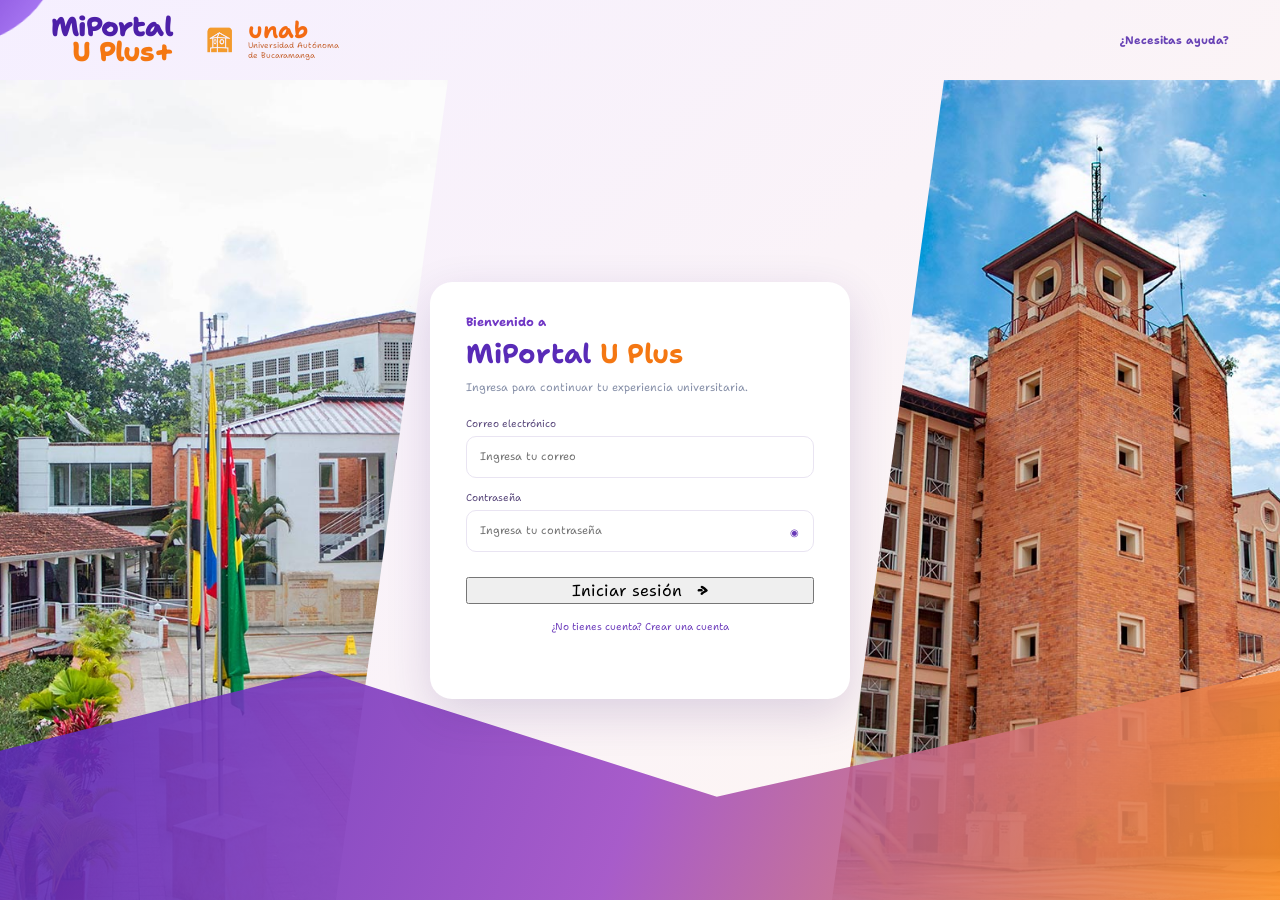
<file: pages/configuracion.html>
<!DOCTYPE html>

<html lang="es">
<head>
<script>document.documentElement.classList.add("auth-checking");</script>
<meta charset="utf-8"/>
<meta content="width=device-width, initial-scale=1.0" name="viewport"/>
<meta content="#ffffff" name="theme-color"/>
<title>Configuración | MiPortal U Plus</title>
<link href="https://fonts.googleapis.com" rel="preconnect"/>
<link crossorigin="" href="https://fonts.gstatic.com" rel="preconnect"/>


<link href="../css/base.css" rel="stylesheet"/><link href="../css/shell.css" rel="stylesheet"/><link href="../css/components.css" rel="stylesheet"/><link href="../css/pages/settings.css" rel="stylesheet"/><link href="../css/theme.css" rel="stylesheet"/><link href="../css/responsive.css" rel="stylesheet"/><link href="https://fonts.googleapis.com/css2?family=Shantell+Sans:wght@300;400;500;600;700;800&display=swap" rel="stylesheet"/>
<link href="../css/interactions.css" rel="stylesheet"/>
<link href="../css/features.css" rel="stylesheet">
</head>
<body data-page="configuracion">
<header class="topbar">
<button aria-label="Abrir navegación" class="mobile-menu icon-button" id="mobileMenu"><svg viewbox="0 0 24 24"><path d="M4 6h16M4 12h16M4 18h16"></path></svg></button>
<div class="brand">
<a class="portal-logo" href="../index.html">MiPortal <span>U Plus+</span></a>
<div class="unab-logo"><img alt="Logo UNAB" class="logo-img" src="../assets/dashboard/logo_UNAB.png"/><div><strong>unab</strong><small>Universidad Autónoma<br/>de Bucaramanga</small></div></div>
</div>
<label class="search-box"><svg viewbox="0 0 24 24"><circle cx="11" cy="11" r="6.5"></circle><path d="m16 16 4 4"></path></svg><input aria-label="Buscar" id="globalSearch" placeholder="Buscar en MiPortal..." type="search"/></label>
<div class="user-area">
<div aria-label="Selector de tema" class="theme-icons" data-active-theme="light"><button aria-label="Modo oscuro" aria-pressed="false" class="theme-choice" data-theme="dark" title="Modo oscuro" type="button">☾</button><button aria-label="Modo claro" aria-pressed="true" class="theme-choice selected" data-theme="light" title="Modo claro" type="button">☼</button></div>
<div class="header-menu-wrap notification-wrap"><button aria-controls="notificationPopover" aria-expanded="false" aria-label="Notificaciones" class="icon-button notification" id="notificationToggle" type="button"><img alt="" src="../assets/dashboard/notificacion.png"/><span class="notification-count">3</span></button><div aria-label="Notificaciones recientes" class="notification-popover" hidden="True" id="notificationPopover" role="dialog"><div class="popover-heading"><strong>Notificaciones recientes</strong><small>3 nuevas</small></div>
<a class="preview-notice" data-notice-target="notice-grade" href="../pages/notificaciones.html?notice=notice-grade"><span class="preview-dot"></span><span><strong>Nueva calificación disponible</strong><small>Tu resultado de Cálculo Diferencial ya está publicado.</small></span></a>
<a class="preview-notice" data-notice-target="notice-event" href="../pages/notificaciones.html?notice=notice-event"><span class="preview-dot" style="background:#f28a27"></span><span><strong>Feria de emprendimiento</strong><small>Conoce la programación de las actividades de esta semana.</small></span></a>
<a class="preview-notice" data-notice-target="notice-schedule" href="../pages/notificaciones.html?notice=notice-schedule"><span class="preview-dot" style="background:#20aa91"></span><span><strong>Actualización de horario</strong><small>Se publicó una novedad sobre una de tus clases.</small></span></a>
<a class="popover-footer" href="../pages/notificaciones.html">Ver todas las notificaciones</a></div></div>
<div class="header-menu-wrap profile-wrap"><button aria-controls="profilePopover" aria-expanded="false" class="profile-trigger" id="profileToggle" type="button"><img alt="Foto de perfil" class="profile-photo" src="../assets/perfil.jpg"/><div class="user-name"><strong data-user-first-name>Iniciando…</strong><small data-user-role></small></div><svg aria-hidden="true" viewBox="0 0 24 24"><path d="m7 10 5 5 5-5"></path></svg></button><div aria-label="Menú de usuario" class="profile-popover" hidden="True" id="profilePopover" role="menu"><div class="profile-popover-user"><strong data-user-full-name>Iniciando…</strong><small data-user-role-full></small></div>
<a href="../pages/perfil.html" role="menuitem">Mi perfil</a>
<a href="../pages/configuracion.html" role="menuitem">Configuración</a>
<a href="../api/logout.php" role="menuitem">Cerrar sesión</a></div></div>


</div>
</header>
<div class="sidebar-backdrop" id="sidebarBackdrop"></div>
<aside class="sidebar">
<nav aria-label="Navegación principal" class="navigation"><a class="nav-item" href="../index.html"><svg aria-hidden="true" viewbox="0 0 24 24"><path d="m3 10 9-7 9 7"></path><path d="M5 9v11h14V9M9 20v-7h6v7"></path></svg><span>Inicio</span></a>
<a class="nav-item" href="../pages/mis-cursos.html"><svg aria-hidden="true" viewbox="0 0 24 24"><path d="M4 5.5A2.5 2.5 0 0 1 6.5 3H20v17H6.5A2.5 2.5 0 0 0 4 22z"></path><path d="M4 5.5V20M8 7h8M8 11h7"></path></svg><span>Mis cursos</span></a>
<a class="nav-item" href="../pages/horario.html"><svg aria-hidden="true" viewbox="0 0 24 24"><rect height="16" rx="2" width="18" x="3" y="5"></rect><path d="M7 3v4M17 3v4M3 10h18M8 14h3M8 17h6"></path></svg><span>Horario</span></a>
<a class="nav-item" href="../pages/calendario.html"><svg aria-hidden="true" viewbox="0 0 24 24"><rect height="16" rx="2" width="18" x="3" y="5"></rect><path d="M7 3v4M17 3v4M3 10h18M8 14h.01M12 14h.01M16 14h.01M8 17h.01M12 17h.01"></path></svg><span>Calendario</span></a>
<a class="nav-item" href="../pages/calificaciones.html"><svg aria-hidden="true" viewbox="0 0 24 24"><path d="m12 3 2.8 5.7 6.2.9-4.5 4.4 1.1 6.2-5.6-3-5.6 3 1.1-6.2L3 9.6l6.2-.9z"></path></svg><span>Calificaciones</span></a>
<a class="nav-item" href="../pages/servicios.html"><svg aria-hidden="true" viewbox="0 0 24 24"><path d="M3 7.5A1.5 1.5 0 0 1 4.5 6H10l2 2h7.5A1.5 1.5 0 0 1 21 9.5v9a1.5 1.5 0 0 1-1.5 1.5h-15A1.5 1.5 0 0 1 3 18.5z"></path><path d="M3 9h18"></path></svg><span>Recursos</span></a>

<a class="nav-item" href="../pages/horas-libres.html"><svg aria-hidden="true" viewbox="0 0 24 24"><circle cx="12" cy="12" r="9"></circle><path d="M12 7v5l3 2"></path></svg><span>Horas libres</span></a>
<a class="nav-item" href="../pages/lugares-campus.html"><svg aria-hidden="true" viewbox="0 0 24 24"><path d="m3 6 6-3 6 3 6-3v15l-6 3-6-3-6 3z"></path><path d="M9 3v15M15 6v15"></path></svg><span>Lugares y campus</span></a>

<a aria-current="page" class="nav-item active" href="../pages/configuracion.html"><svg aria-hidden="true" viewbox="0 0 24 24"><circle cx="12" cy="12" r="3"></circle><path d="m19.4 15 .1.1 1.1.9-1.5 2.6-1.4-.6a8 8 0 0 1-1.6.9l-.2 1.5h-3l-.2-1.5a8 8 0 0 1-1.6-.9l-1.4.6-1.5-2.6 1.1-.9a7 7 0 0 1 0-1.9l-1.1-.9 1.5-2.6 1.4.6a8 8 0 0 1 1.6-.9l.2-1.5h3l.2 1.5a8 8 0 0 1 1.6.9l1.4-.6 1.5 2.6-1.1.9a7 7 0 0 1 0 1.8Z"></path></svg><span>Configuración</span></a>
</nav>
<div aria-label="Mensaje institucional UNAB" class="sidebar-promo">
<img alt="Campus de la UNAB" src="../assets/campus-lateral.jpg"/>
<div class="sidebar-promo-shape"></div><p>Tu talento<br/>nos impulsa</p><div class="orange-line"></div>
</div>
</aside>
<main class="main-content">
<section class="page-hero"><div><p class="eyebrow">Preferencias</p><h1>Configuración</h1><p>Personaliza tu experiencia y administra las preferencias de tu portal.</p></div><div class="page-hero-image"><img alt="Campus UNAB" src="../assets/campus-principal.jpg"/><div><strong>UNAB</strong><span>Formación que<br/>transforma</span></div></div></section>
<div class="settings-layout"><section class="panel settings-section"><h2>Apariencia</h2><p>Personaliza cómo se ve MiPortal en tu dispositivo.</p><div class="setting-row"><div><strong>Modo de visualización</strong><small>Elige entre tema claro u oscuro.</small></div><div class="theme-switch"><button data-theme="light">☼ Claro</button><button data-theme="dark">☾ Oscuro</button></div></div><div class="setting-row"><div><strong>Reducir animaciones</strong><small>Disminuye los efectos de movimiento.</small></div><label class="switch-row"><input type="checkbox" data-reduce-motion aria-label="Reducir animaciones"/><span></span></label></div><div class="setting-row"><div><strong>Recordatorios de clase</strong><small>Recibe un aviso 10 minutos antes de una clase mientras el portal esté abierto.</small></div><label class="switch-row"><input type="checkbox" data-schedule-reminder-setting aria-label="Recordatorios de clase"/><span></span></label></div></section>
<section class="panel settings-section"><h2>Notificaciones</h2><p>Administra los avisos que deseas recibir.</p><div class="setting-row"><div><strong>Notificaciones académicas</strong><small>Calificaciones, clases y actividades.</small></div><label class="switch-row"><input checked="" type="checkbox"/><span></span></label></div><div class="setting-row"><div><strong>Eventos universitarios</strong><small>Actividades y novedades de la UNAB.</small></div><label class="switch-row"><input checked="" type="checkbox"/><span></span></label></div></section>
<section class="panel settings-section"><h2>Privacidad y cuenta</h2><div class="setting-row"><div><strong>Información de perfil</strong><small>Revisa los datos asociados a tu cuenta.</small></div><a class="outline-button" href="perfil.html">Ver perfil ›</a></div><div class="setting-row"><div><strong>Seguridad</strong><small>Administra las preferencias de acceso.</small></div><button class="outline-button" type="button" data-change-password>Cambiar contraseña ›</button></div></section></div>
<div class="page-slogan">Más que<br/>una universidad<span></span></div>
</main>
<script src="../js/curriculum-data.js"></script>
<script src="../js/schedule-data.js"></script>
<script src="../js/app.js"></script>
<script src="../js/features.js"></script>
</body>
</html>
</file>
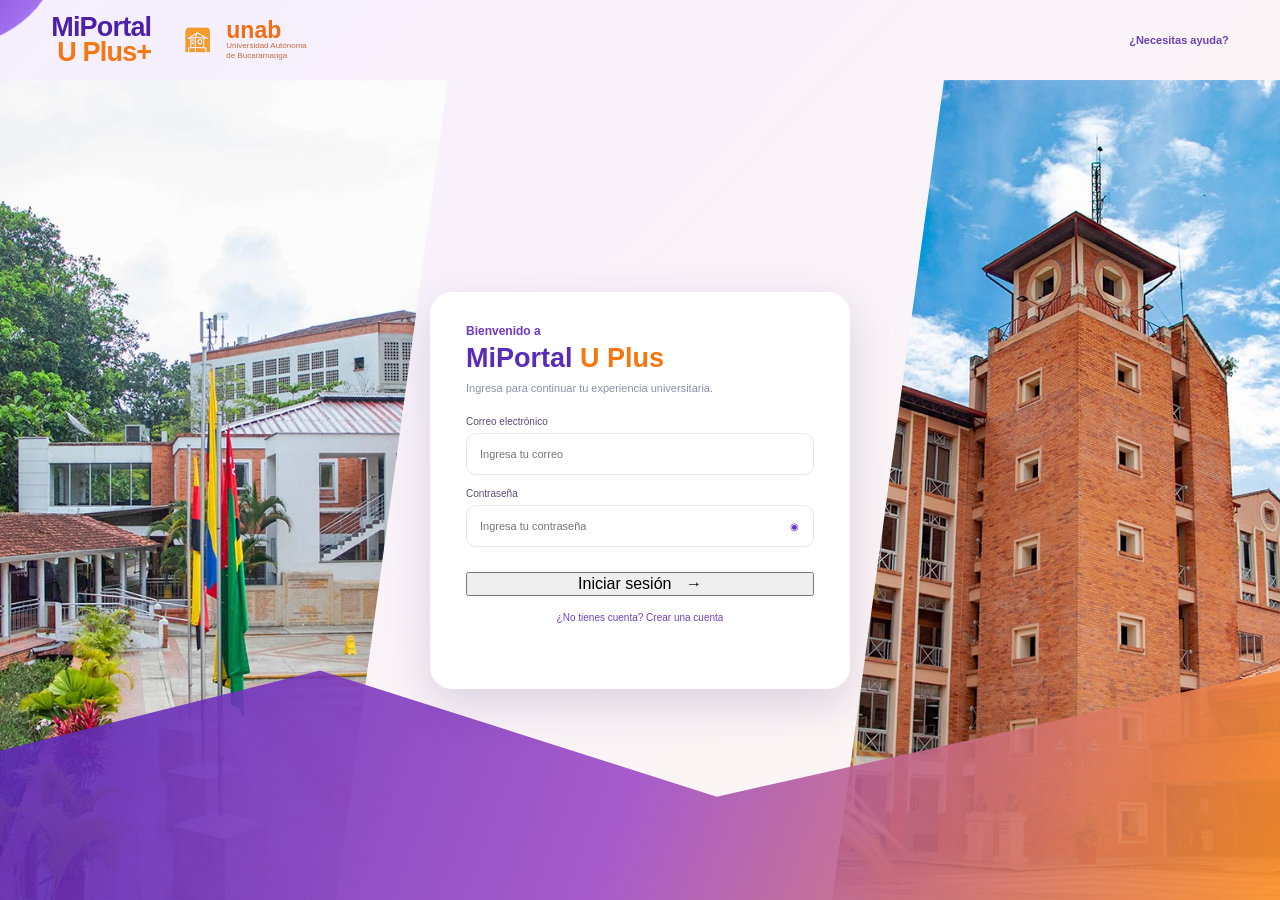
<file: pages/horario.html>
<!DOCTYPE html>

<html lang="es">
<head>
<script>document.documentElement.classList.add("auth-checking");</script>
<meta charset="utf-8"/>
<meta content="width=device-width, initial-scale=1.0" name="viewport"/>
<meta content="#ffffff" name="theme-color"/>
<title>Horario | MiPortal U Plus</title>
<link href="https://fonts.googleapis.com" rel="preconnect"/>
<link crossorigin="" href="https://fonts.gstatic.com" rel="preconnect"/>


<link href="../css/base.css" rel="stylesheet"/><link href="../css/shell.css" rel="stylesheet"/><link href="../css/components.css" rel="stylesheet"/><link href="../css/pages/schedule.css" rel="stylesheet"/><link href="../css/theme.css" rel="stylesheet"/><link href="../css/responsive.css" rel="stylesheet"/><link href="https://fonts.googleapis.com/css2?family=Shantell+Sans:wght@300;400;500;600;700;800&display=swap" rel="stylesheet"/>
<link href="../css/interactions.css" rel="stylesheet"/>
<link href="../css/pages/academic-data.css" rel="stylesheet"/>
<link href="../css/features.css" rel="stylesheet">
</head>
<body data-page="horario">
<header class="topbar">
<button aria-label="Abrir navegación" class="mobile-menu icon-button" id="mobileMenu"><svg viewbox="0 0 24 24"><path d="M4 6h16M4 12h16M4 18h16"></path></svg></button>
<div class="brand">
<a class="portal-logo" href="../index.html">MiPortal <span>U Plus+</span></a>
<div class="unab-logo"><img alt="Logo UNAB" class="logo-img" src="../assets/dashboard/logo_UNAB.png"/><div><strong>unab</strong><small>Universidad Autónoma<br/>de Bucaramanga</small></div></div>
</div>
<label class="search-box"><svg viewbox="0 0 24 24"><circle cx="11" cy="11" r="6.5"></circle><path d="m16 16 4 4"></path></svg><input aria-label="Buscar" id="globalSearch" placeholder="Buscar en MiPortal..." type="search"/></label>
<div class="user-area">
<div aria-label="Selector de tema" class="theme-icons" data-active-theme="light"><button aria-label="Modo oscuro" aria-pressed="false" class="theme-choice" data-theme="dark" title="Modo oscuro" type="button">☾</button><button aria-label="Modo claro" aria-pressed="true" class="theme-choice selected" data-theme="light" title="Modo claro" type="button">☼</button></div>
<div class="header-menu-wrap notification-wrap"><button aria-controls="notificationPopover" aria-expanded="false" aria-label="Notificaciones" class="icon-button notification" id="notificationToggle" type="button"><img alt="" src="../assets/dashboard/notificacion.png"/><span class="notification-count">3</span></button><div aria-label="Notificaciones recientes" class="notification-popover" hidden="True" id="notificationPopover" role="dialog"><div class="popover-heading"><strong>Notificaciones recientes</strong><small>3 nuevas</small></div>
<a class="preview-notice" data-notice-target="notice-grade" href="../pages/notificaciones.html?notice=notice-grade"><span class="preview-dot"></span><span><strong>Nueva calificación disponible</strong><small>Tu resultado de Cálculo Diferencial ya está publicado.</small></span></a>
<a class="preview-notice" data-notice-target="notice-event" href="../pages/notificaciones.html?notice=notice-event"><span class="preview-dot" style="background:#f28a27"></span><span><strong>Feria de emprendimiento</strong><small>Conoce la programación de las actividades de esta semana.</small></span></a>
<a class="preview-notice" data-notice-target="notice-schedule" href="../pages/notificaciones.html?notice=notice-schedule"><span class="preview-dot" style="background:#20aa91"></span><span><strong>Actualización de horario</strong><small>Se publicó una novedad sobre una de tus clases.</small></span></a>
<a class="popover-footer" href="../pages/notificaciones.html">Ver todas las notificaciones</a></div></div>
<div class="header-menu-wrap profile-wrap"><button aria-controls="profilePopover" aria-expanded="false" class="profile-trigger" id="profileToggle" type="button"><img alt="Foto de perfil" class="profile-photo" src="../assets/perfil.jpg"/><div class="user-name"><strong data-user-first-name>Iniciando…</strong><small data-user-role></small></div><svg aria-hidden="true" viewBox="0 0 24 24"><path d="m7 10 5 5 5-5"></path></svg></button><div aria-label="Menú de usuario" class="profile-popover" hidden="True" id="profilePopover" role="menu"><div class="profile-popover-user"><strong data-user-full-name>Iniciando…</strong><small data-user-role-full></small></div>
<a href="../pages/perfil.html" role="menuitem">Mi perfil</a>
<a href="../pages/configuracion.html" role="menuitem">Configuración</a>
<a href="../api/logout.php" role="menuitem">Cerrar sesión</a></div></div>


</div>
</header>
<div class="sidebar-backdrop" id="sidebarBackdrop"></div>
<aside class="sidebar">
<nav aria-label="Navegación principal" class="navigation"><a class="nav-item" href="../index.html"><svg aria-hidden="true" viewbox="0 0 24 24"><path d="m3 10 9-7 9 7"></path><path d="M5 9v11h14V9M9 20v-7h6v7"></path></svg><span>Inicio</span></a>
<a class="nav-item" href="../pages/mis-cursos.html"><svg aria-hidden="true" viewbox="0 0 24 24"><path d="M4 5.5A2.5 2.5 0 0 1 6.5 3H20v17H6.5A2.5 2.5 0 0 0 4 22z"></path><path d="M4 5.5V20M8 7h8M8 11h7"></path></svg><span>Mis cursos</span></a>
<a aria-current="page" class="nav-item active" href="../pages/horario.html"><svg aria-hidden="true" viewbox="0 0 24 24"><rect height="16" rx="2" width="18" x="3" y="5"></rect><path d="M7 3v4M17 3v4M3 10h18M8 14h3M8 17h6"></path></svg><span>Horario</span></a>
<a class="nav-item" href="../pages/calendario.html"><svg aria-hidden="true" viewbox="0 0 24 24"><rect height="16" rx="2" width="18" x="3" y="5"></rect><path d="M7 3v4M17 3v4M3 10h18M8 14h.01M12 14h.01M16 14h.01M8 17h.01M12 17h.01"></path></svg><span>Calendario</span></a>
<a class="nav-item" href="../pages/calificaciones.html"><svg aria-hidden="true" viewbox="0 0 24 24"><path d="m12 3 2.8 5.7 6.2.9-4.5 4.4 1.1 6.2-5.6-3-5.6 3 1.1-6.2L3 9.6l6.2-.9z"></path></svg><span>Calificaciones</span></a>
<a class="nav-item" href="../pages/servicios.html"><svg aria-hidden="true" viewbox="0 0 24 24"><path d="M3 7.5A1.5 1.5 0 0 1 4.5 6H10l2 2h7.5A1.5 1.5 0 0 1 21 9.5v9a1.5 1.5 0 0 1-1.5 1.5h-15A1.5 1.5 0 0 1 3 18.5z"></path><path d="M3 9h18"></path></svg><span>Recursos</span></a>

<a class="nav-item" href="../pages/horas-libres.html"><svg aria-hidden="true" viewbox="0 0 24 24"><circle cx="12" cy="12" r="9"></circle><path d="M12 7v5l3 2"></path></svg><span>Horas libres</span></a>
<a class="nav-item" href="../pages/lugares-campus.html"><svg aria-hidden="true" viewbox="0 0 24 24"><path d="m3 6 6-3 6 3 6-3v15l-6 3-6-3-6 3z"></path><path d="M9 3v15M15 6v15"></path></svg><span>Lugares y campus</span></a>

<a class="nav-item" href="../pages/configuracion.html"><svg aria-hidden="true" viewbox="0 0 24 24"><circle cx="12" cy="12" r="3"></circle><path d="m19.4 15 .1.1 1.1.9-1.5 2.6-1.4-.6a8 8 0 0 1-1.6.9l-.2 1.5h-3l-.2-1.5a8 8 0 0 1-1.6-.9l-1.4.6-1.5-2.6 1.1-.9a7 7 0 0 1 0-1.9l-1.1-.9 1.5-2.6 1.4.6a8 8 0 0 1 1.6-.9l.2-1.5h3l.2 1.5a8 8 0 0 1 1.6.9l1.4-.6 1.5 2.6-1.1.9a7 7 0 0 1 0 1.8Z"></path></svg><span>Configuración</span></a>
</nav>
<div aria-label="Mensaje institucional UNAB" class="sidebar-promo">
<img alt="Campus de la UNAB" src="../assets/campus-lateral.jpg"/>
<div class="sidebar-promo-shape"></div><p>Tu talento<br/>nos impulsa</p><div class="orange-line"></div>
</div>
</aside>
<main class="main-content">
<section class="page-hero"><div><p class="eyebrow">MiPortal U Plus</p><h1>Horario</h1><p>Consulta tus clases, organiza tu semana y revisa tus próximas actividades.</p></div><div class="page-hero-image"><img alt="Campus UNAB" src="../assets/campus-principal.jpg"/><div><strong>UNAB</strong><span>Formación que<br/>transforma</span></div></div></section>
<section class="stats-grid three"><article class="stat-card"><span class="stat-icon purple">▦</span><div><small>Periodo académico</small><strong id="scheduleCurrentPeriod">2026-4</strong></div></article><article class="stat-card"><span class="stat-icon orange">◷</span><div><small>Total de cursos</small><strong id="scheduleCourseCount">6</strong></div></article><article class="stat-card"><span class="stat-icon green">▣</span><div><small>Total de créditos</small><strong id="scheduleCredits">18</strong></div></article></section>
<div class="content-columns schedule-layout"><section class="panel"><div class="panel-heading schedule-panel-heading"><div><h2>Mi horario semanal</h2><small class="data-demo-note">Distribución de clases de referencia para cada periodo académico</small></div><div class="schedule-actions"><select class="filter-select" id="schedulePeriodSelect" aria-label="Seleccionar periodo académico"></select><button class="outline-button" id="downloadSchedule" type="button">↓ Descargar imagen</button></div></div><div class="week-grid" id="scheduleGrid" aria-label="Horario semanal"></div></section>
<aside class="panel upcoming-panel"><h2>Próximas clases</h2><div id="upcomingSchedule" class="upcoming-schedule"></div><div class="panel-tip">Esta es una distribución demostrativa: las materias corresponden al pensum del periodo, mientras que los días, horas, aulas y docentes son datos ilustrativos.</div></aside></div>
<section class="panel class-reminder-panel"><div><span class="eyebrow">No llegues tarde</span><h2>Recordatorios de clase</h2><p>Recibe una notificación del navegador 10 minutos antes de cada clase. El portal debe permanecer abierto.</p><small id="classReminderStatus" class="feature-feedback" aria-live="polite"></small></div><label class="switch-row reminder-switch"><input id="enableClassReminders" type="checkbox" aria-label="Activar recordatorios de clase"><span></span></label></section>
<div class="page-slogan">Más que<br/>una universidad<span></span></div>
</main>
<script src="../js/curriculum-data.js"></script>
<script src="../js/schedule-data.js"></script>
<script src="../js/app.js"></script>
<script src="../js/features.js"></script>
</body>
</html>
</file>
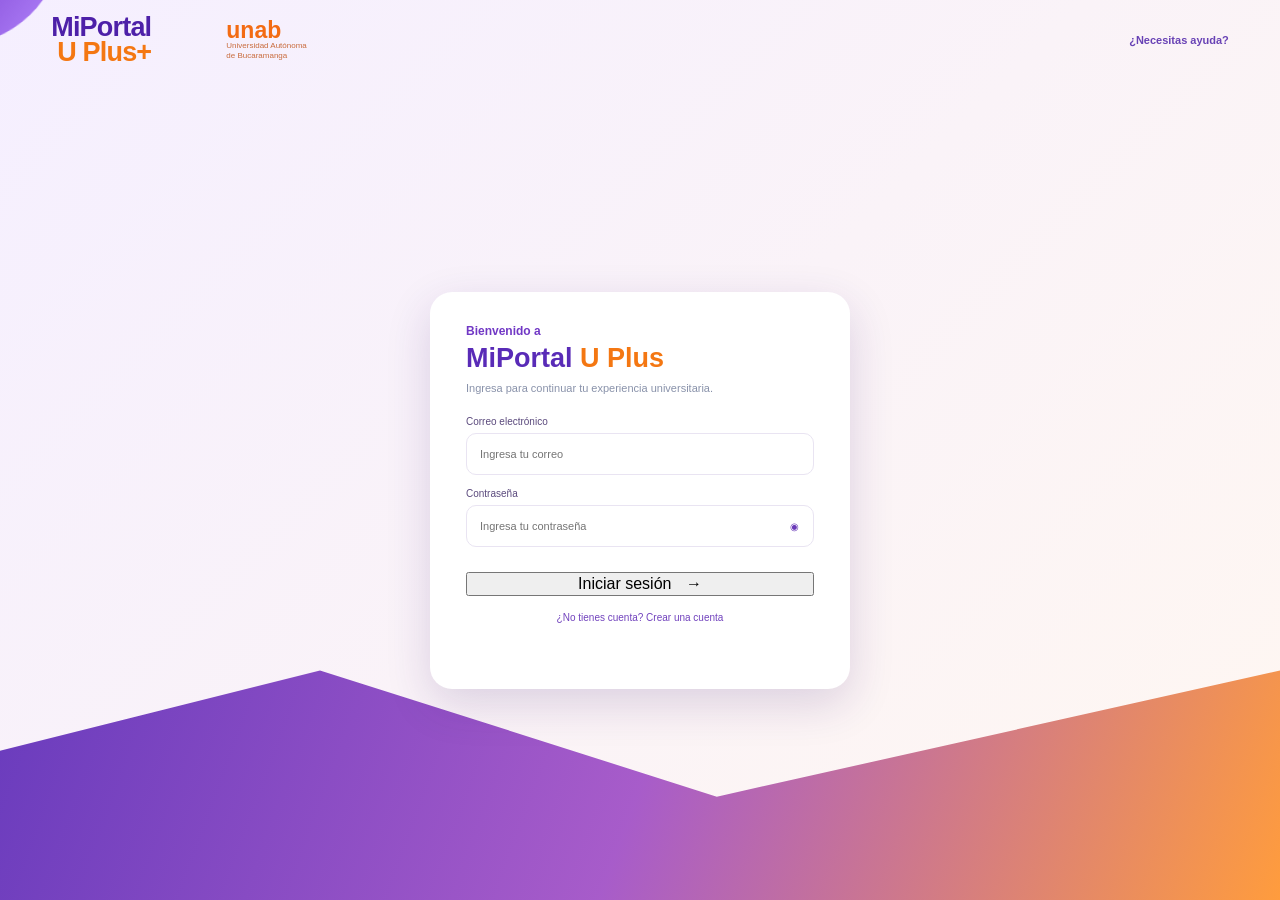
<file: pages/horas-libres.html>
<!DOCTYPE html>

<html lang="es">
<head>
<script>document.documentElement.classList.add("auth-checking");</script>
<meta charset="utf-8"/>
<meta content="width=device-width, initial-scale=1.0" name="viewport"/>
<meta content="#ffffff" name="theme-color"/>
<title>Horas Libres | MiPortal U Plus</title>
<link href="https://fonts.googleapis.com" rel="preconnect"/>
<link crossorigin="" href="https://fonts.gstatic.com" rel="preconnect"/>
<link href="../css/base.css" rel="stylesheet"/><link href="../css/shell.css" rel="stylesheet"/><link href="../css/components.css" rel="stylesheet"/><link href="../css/pages/hours-free.css" rel="stylesheet"/><link href="../css/theme.css" rel="stylesheet"/><link href="../css/responsive.css" rel="stylesheet"/><link href="https://fonts.googleapis.com/css2?family=Shantell+Sans:wght@300;400;500;600;700;800&display=swap" rel="stylesheet"/>
<link href="../css/interactions.css" rel="stylesheet"/>
<link href="../css/features.css" rel="stylesheet">
</head>
<body data-page="horas-libres">
<header class="topbar">
<button aria-label="Abrir navegación" class="mobile-menu icon-button" id="mobileMenu"><svg viewbox="0 0 24 24"><path d="M4 6h16M4 12h16M4 18h16"></path></svg></button>
<div class="brand">
<a class="portal-logo" href="../index.html">MiPortal <span>U Plus+</span></a>
<div class="unab-logo"><img alt="Logo UNAB" class="logo-img" src="../assets/dashboard/logo_UNAB.png"/><div><strong>unab</strong><small>Universidad Autónoma<br/>de Bucaramanga</small></div></div>
</div>
<label class="search-box"><svg viewbox="0 0 24 24"><circle cx="11" cy="11" r="6.5"></circle><path d="m16 16 4 4"></path></svg><input aria-label="Buscar" id="globalSearch" placeholder="Buscar en MiPortal..." type="search"/></label>
<div class="user-area">
<div aria-label="Selector de tema" class="theme-icons" data-active-theme="light"><button aria-label="Modo oscuro" aria-pressed="false" class="theme-choice" data-theme="dark" title="Modo oscuro" type="button">☾</button><button aria-label="Modo claro" aria-pressed="true" class="theme-choice selected" data-theme="light" title="Modo claro" type="button">☼</button></div>
<div class="header-menu-wrap notification-wrap"><button aria-controls="notificationPopover" aria-expanded="false" aria-label="Notificaciones" class="icon-button notification" id="notificationToggle" type="button"><img alt="" src="../assets/dashboard/notificacion.png"/><span class="notification-count">3</span></button><div aria-label="Notificaciones recientes" class="notification-popover" hidden="True" id="notificationPopover" role="dialog"><div class="popover-heading"><strong>Notificaciones recientes</strong><small>3 nuevas</small></div>
<a class="preview-notice" data-notice-target="notice-grade" href="../pages/notificaciones.html?notice=notice-grade"><span class="preview-dot"></span><span><strong>Nueva calificación disponible</strong><small>Tu resultado de Cálculo Diferencial ya está publicado.</small></span></a>
<a class="preview-notice" data-notice-target="notice-event" href="../pages/notificaciones.html?notice=notice-event"><span class="preview-dot" style="background:#f28a27"></span><span><strong>Feria de emprendimiento</strong><small>Conoce la programación de las actividades de esta semana.</small></span></a>
<a class="preview-notice" data-notice-target="notice-schedule" href="../pages/notificaciones.html?notice=notice-schedule"><span class="preview-dot" style="background:#20aa91"></span><span><strong>Actualización de horario</strong><small>Se publicó una novedad sobre una de tus clases.</small></span></a>
<a class="popover-footer" href="../pages/notificaciones.html">Ver todas las notificaciones</a></div></div>
<div class="header-menu-wrap profile-wrap"><button aria-controls="profilePopover" aria-expanded="false" class="profile-trigger" id="profileToggle" type="button"><img alt="Foto de perfil" class="profile-photo" src="../assets/perfil.jpg"/><div class="user-name"><strong data-user-first-name>Iniciando…</strong><small data-user-role></small></div><svg aria-hidden="true" viewbox="0 0 24 24"><path d="m7 10 5 5 5-5"></path></svg></button><div aria-label="Menú de usuario" class="profile-popover" hidden="True" id="profilePopover" role="menu"><div class="profile-popover-user"><strong data-user-full-name>Iniciando…</strong><small data-user-role-full></small></div>
<a href="../pages/perfil.html" role="menuitem">Mi perfil</a>
<a href="../pages/configuracion.html" role="menuitem">Configuración</a>
<a href="../api/logout.php" role="menuitem">Cerrar sesión</a></div></div>
</div>
</header>
<div class="sidebar-backdrop" id="sidebarBackdrop"></div>
<aside class="sidebar">
<nav aria-label="Navegación principal" class="navigation"><a class="nav-item" href="../index.html"><svg aria-hidden="true" viewbox="0 0 24 24"><path d="m3 10 9-7 9 7"></path><path d="M5 9v11h14V9M9 20v-7h6v7"></path></svg><span>Inicio</span></a>
<a class="nav-item" href="../pages/mis-cursos.html"><svg aria-hidden="true" viewbox="0 0 24 24"><path d="M4 5.5A2.5 2.5 0 0 1 6.5 3H20v17H6.5A2.5 2.5 0 0 0 4 22z"></path><path d="M4 5.5V20M8 7h8M8 11h7"></path></svg><span>Mis cursos</span></a>
<a class="nav-item" href="../pages/horario.html"><svg aria-hidden="true" viewbox="0 0 24 24"><rect height="16" rx="2" width="18" x="3" y="5"></rect><path d="M7 3v4M17 3v4M3 10h18M8 14h3M8 17h6"></path></svg><span>Horario</span></a>
<a class="nav-item" href="../pages/calendario.html"><svg aria-hidden="true" viewbox="0 0 24 24"><rect height="16" rx="2" width="18" x="3" y="5"></rect><path d="M7 3v4M17 3v4M3 10h18M8 14h.01M12 14h.01M16 14h.01M8 17h.01M12 17h.01"></path></svg><span>Calendario</span></a>
<a class="nav-item" href="../pages/calificaciones.html"><svg aria-hidden="true" viewbox="0 0 24 24"><path d="m12 3 2.8 5.7 6.2.9-4.5 4.4 1.1 6.2-5.6-3-5.6 3 1.1-6.2L3 9.6l6.2-.9z"></path></svg><span>Calificaciones</span></a>
<a class="nav-item" href="../pages/servicios.html"><svg aria-hidden="true" viewbox="0 0 24 24"><path d="M3 7.5A1.5 1.5 0 0 1 4.5 6H10l2 2h7.5A1.5 1.5 0 0 1 21 9.5v9a1.5 1.5 0 0 1-1.5 1.5h-15A1.5 1.5 0 0 1 3 18.5z"></path><path d="M3 9h18"></path></svg><span>Recursos</span></a>
<a aria-current="page" class="nav-item active" href="../pages/horas-libres.html"><svg aria-hidden="true" viewbox="0 0 24 24"><circle cx="12" cy="12" r="9"></circle><path d="M12 7v5l3 2"></path></svg><span>Horas libres</span></a>
<a class="nav-item" href="../pages/lugares-campus.html"><svg aria-hidden="true" viewbox="0 0 24 24"><path d="m3 6 6-3 6 3 6-3v15l-6 3-6-3-6 3z"></path><path d="M9 3v15M15 6v15"></path></svg><span>Lugares y campus</span></a>
<a class="nav-item" href="../pages/configuracion.html"><svg aria-hidden="true" viewbox="0 0 24 24"><circle cx="12" cy="12" r="3"></circle><path d="m19.4 15 .1.1 1.1.9-1.5 2.6-1.4-.6a8 8 0 0 1-1.6.9l-.2 1.5h-3l-.2-1.5a8 8 0 0 1-1.6-.9l-1.4.6-1.5-2.6 1.1-.9a7 7 0 0 1 0-1.9l-1.1-.9 1.5-2.6 1.4.6a8 8 0 0 1 1.6-.9l.2-1.5h3l.2 1.5a8 8 0 0 1 1.6.9l1.4-.6 1.5 2.6-1.1.9a7 7 0 0 1 0 1.8Z"></path></svg><span>Configuración</span></a>
</nav>
<div aria-label="Mensaje institucional UNAB" class="sidebar-promo">
<img alt="Campus de la UNAB" src="../assets/campus-lateral.jpg"/>
<div class="sidebar-promo-shape"></div><p>Tu talento<br/>nos impulsa</p><div class="orange-line"></div>
</div>
</aside>
<main class="main-content"><section class="page-hero"><div><p class="eyebrow">Organiza tu tiempo</p><h1>Horas Libres</h1><p>Tu tiempo también hace parte de tu formación universitaria.</p></div><div class="page-hero-image"><img alt="Campus UNAB" src="../assets/campus-principal.jpg"/><div><strong>UNAB</strong><span>Formación que<br/>transforma</span></div></div></section>
<section class="stats-grid three hours-stats">
<article class="stat-card"><span class="stat-icon purple">◷</span><div><small>Horas libres realizadas</small><strong id="hoursCompletedStat">48 h</strong><em>Acumulado de toda la carrera · meta 80 h</em></div></article>
<article class="stat-card"><span class="stat-icon orange">◉</span><div><small>Horas registradas esta semana</small><strong id="hoursWeekStat">9 h</strong><em>Participación de esta semana</em></div></article>
<a class="stat-card hours-upcoming-stat" href="#upcomingHoursEvents"><span class="stat-icon green">✦</span><div><small>Próximas actividades</small><strong id="hoursUpcomingCount">3</strong><em>Actividades disponibles</em></div><b>›</b></a>
</section>
<div class="content-columns hours-top-grid">
<section class="panel" id="upcomingHoursEvents"><div class="panel-heading"><div><h2>Próximos eventos de horas libres</h2><p class="section-subtitle">Selecciona una actividad para consultar los detalles.</p></div><span class="text-link">Participa y suma horas</span></div>
<div class="hours-event" data-event-id="demo-wellbeing" data-day-offset="2" data-start-time="09:00" data-hours="3" data-place="Campus El Jardín"><span class="hours-event-icon purple">✦</span><div><strong>Jornada de bienestar universitario</strong><small class="dynamic-event-date"></small><p>Apoya las actividades de bienestar y convivencia en el campus.</p></div><span class="hours-value">3 h</span></div>
<div class="hours-event" data-event-id="demo-environment" data-day-offset="5" data-start-time="08:00" data-hours="4" data-place="Zonas verdes · Campus El Jardín"><span class="hours-event-icon orange">♡</span><div><strong>Voluntariado ambiental</strong><small class="dynamic-event-date"></small><p>Participa en la jornada de cuidado de zonas verdes.</p></div><span class="hours-value">4 h</span></div>
<div class="hours-event" data-event-id="demo-fair" data-day-offset="9" data-start-time="14:00" data-hours="5" data-place="Auditorio Mayor"><span class="hours-event-icon green">▤</span><div><strong>Apoyo en feria académica</strong><small class="dynamic-event-date"></small><p>Colabora con la orientación de nuevos estudiantes.</p></div><span class="hours-value">5 h</span></div>
</section>
<section class="panel hours-summary"><h2>Tu participación</h2><div class="hours-total-circle"><strong>48</strong><small>de 80 horas</small></div><p>Has acumulado 48 de las 80 horas libres requeridas durante toda la carrera.</p><div class="hours-progress"><span style="width:60%"></span></div><div class="hours-summary-foot"><span>Meta de la carrera</span><strong>48 / 80 h</strong></div></section>
</div>
<section class="panel activity-registration-panel" id="activityRegistration" data-role="teacher" hidden>
    <div class="panel-heading"><div><h2>Publicar actividad de Horas Libres</h2><p class="section-subtitle">Como docente puedes crear actividades para que los estudiantes se inscriban.</p></div><span class="request-status">Panel docente</span></div>
    <form class="hours-activity-form" id="hoursActivityForm">
        <label>Nombre de la actividad<input name="title" type="text" maxlength="90" required placeholder="Ej. Jornada de integración"></label>
        <label>Lugar donde se realizará<input name="place" type="text" maxlength="90" required placeholder="Ej. Campus El Jardín, Plazoleta"></label>
        <div class="hours-form-row"><label>Fecha<input name="date" type="date" required></label><label>Hora de inicio<input name="startTime" type="time" value="09:00" required></label><label>Duración en horas<input name="hours" type="number" min="1" max="8" step="1" value="2" required></label></div>
        <label>Tipo<select name="category"><option>Servicio universitario</option><option>Actividad cultural</option><option>Actividad deportiva</option><option>Voluntariado</option><option>Apoyo académico</option></select></label>
        <label>Descripción<textarea name="description" rows="3" maxlength="400" placeholder="Describe la actividad, sus objetivos y requisitos."></textarea></label>
        <div class="hours-form-actions"><p id="hoursActivityFeedback" class="feature-feedback" aria-live="polite">Las actividades publicadas estarán disponibles para inscripción. El reconocimiento de horas puede requerir validación.</p><button class="primary-button" type="submit">Publicar actividad <b>→</b></button></div>
    </form>
    <div class="hours-request-heading"><h3>Actividades publicadas por ti</h3><span><strong id="hoursPendingCount">0</strong> publicadas</span></div>
    <div class="hours-request-list" id="hoursRequestList"><p class="muted-note">Todavía no has publicado actividades.</p></div>
</section>
<section class="panel student-hours-guidance" data-role="student" hidden>
    <div class="panel-heading"><div><h2>Inscripciones a Horas Libres</h2><p class="section-subtitle">Selecciona una actividad disponible para inscribirte.</p></div><span class="request-status">Estudiante</span></div>
    <p class="student-hours-note">Las actividades son publicadas por docentes. Cuando te inscribes, quedan identificadas en tu horario semanal con una marca especial y se conservan en tu cuenta de este navegador y en el prototipo PHP.</p>
    <div class="hours-request-list" id="studentEnrollmentList"><p class="muted-note">Aún no tienes inscripciones. Revisa los próximos eventos y selecciona “Inscribirme”.</p></div>
</section>
<section class="panel hours-leaderboard"><div class="panel-heading"><div><h2>Top 12 · Horas libres esta semana</h2><p class="section-subtitle">Clasificación demostrativa de participación estudiantil.</p></div><span class="leaderboard-badge">Esta semana</span></div>
<div class="table-wrap"><table><thead><tr><th>Posición</th><th>Estudiante</th><th>Programa</th><th>Horas esta semana</th></tr></thead><tbody id="hoursLeaderboardBody">
<tr class="leaderboard-row"><td><span class="rank rank-one">1</span></td><td>Valentina Gómez</td><td>Ingeniería de Sistemas</td><td><strong>16 h</strong></td></tr>
<tr class="leaderboard-row"><td><span class="rank rank-two">2</span></td><td>Mateo Rodríguez</td><td>Administración</td><td><strong>14 h</strong></td></tr>
<tr class="leaderboard-row"><td><span class="rank rank-three">3</span></td><td>Isabella Martínez</td><td>Comunicación Social</td><td><strong>12 h</strong></td></tr>
<tr class="leaderboard-row"><td>4</td><td>Santiago Pérez</td><td>Ingeniería Industrial</td><td><strong>11 h</strong></td></tr>
<tr class="leaderboard-row"><td>5</td><td>Mariana Rojas</td><td>Psicología</td><td><strong>10 h</strong></td></tr>
<tr class="leaderboard-row current-student"><td>6</td><td data-current-student-name>Tu cuenta <small>(Tú)</small></td><td>Ingeniería de Sistemas</td><td><strong>9 h</strong></td></tr>
<tr class="leaderboard-row"><td>7</td><td>Samuel Torres</td><td>Ingeniería de Mercados</td><td><strong>8 h</strong></td></tr>
<tr class="leaderboard-row"><td>8</td><td>Luciana Herrera</td><td>Derecho</td><td><strong>7 h</strong></td></tr>
<tr class="leaderboard-row"><td>9</td><td>Andrés Castillo</td><td>Ingeniería de Sistemas</td><td><strong>6 h</strong></td></tr>
<tr class="leaderboard-row"><td>10</td><td>Gabriela Díaz</td><td>Medicina</td><td><strong>5 h</strong></td></tr>
<tr class="leaderboard-row"><td>11</td><td>Nicolás Vargas</td><td>Diseño</td><td><strong>4 h</strong></td></tr>
<tr class="leaderboard-row"><td>12</td><td>Daniela Moreno</td><td>Contaduría Pública</td><td><strong>3 h</strong></td></tr>
</tbody></table></div></section>
<div class="page-slogan">Más que<br/>una universidad<span></span></div>
</main>
<script src="../js/curriculum-data.js"></script>
<script src="../js/schedule-data.js"></script>
<script src="../js/app.js"></script>
<script src="../js/features.js"></script>
</body>
</html>
</file>
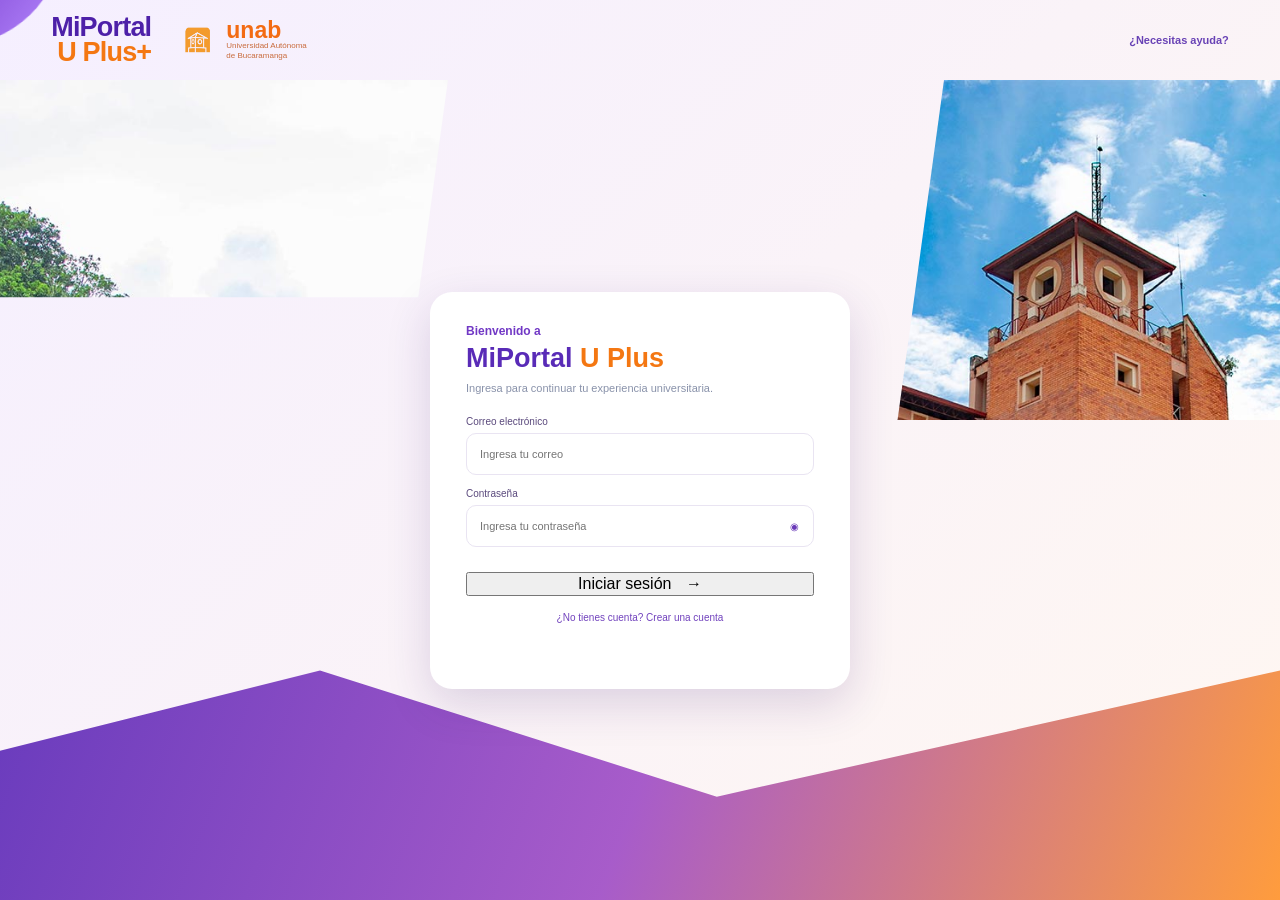
<file: pages/lugares-campus.html>
<!DOCTYPE html>

<html lang="es">
<head>
<script>document.documentElement.classList.add("auth-checking");</script>
<meta charset="utf-8"/>
<meta content="width=device-width, initial-scale=1.0" name="viewport"/>
<meta content="#ffffff" name="theme-color"/>
<title>Lugares y Campus | MiPortal U Plus</title>
<link href="https://fonts.googleapis.com" rel="preconnect"/>
<link crossorigin="" href="https://fonts.gstatic.com" rel="preconnect"/>


<link href="../css/base.css" rel="stylesheet"/><link href="../css/shell.css" rel="stylesheet"/><link href="../css/components.css" rel="stylesheet"/><link href="../css/pages/campus-map.css" rel="stylesheet"/><link href="../css/theme.css" rel="stylesheet"/><link href="../css/responsive.css" rel="stylesheet"/><link href="https://fonts.googleapis.com/css2?family=Shantell+Sans:wght@300;400;500;600;700;800&display=swap" rel="stylesheet"/>
<link href="../css/interactions.css" rel="stylesheet"/>
<link href="../css/features.css" rel="stylesheet">
</head>
<body data-page="lugares-campus">
<header class="topbar">
<button aria-label="Abrir navegación" class="mobile-menu icon-button" id="mobileMenu"><svg viewbox="0 0 24 24"><path d="M4 6h16M4 12h16M4 18h16"></path></svg></button>
<div class="brand">
<a class="portal-logo" href="../index.html">MiPortal <span>U Plus+</span></a>
<div class="unab-logo"><img alt="Logo UNAB" class="logo-img" src="../assets/dashboard/logo_UNAB.png"/><div><strong>unab</strong><small>Universidad Autónoma<br/>de Bucaramanga</small></div></div>
</div>
<label class="search-box"><svg viewbox="0 0 24 24"><circle cx="11" cy="11" r="6.5"></circle><path d="m16 16 4 4"></path></svg><input aria-label="Buscar" id="globalSearch" placeholder="Buscar en MiPortal..." type="search"/></label>
<div class="user-area">
<div aria-label="Selector de tema" class="theme-icons" data-active-theme="light"><button aria-label="Modo oscuro" aria-pressed="false" class="theme-choice" data-theme="dark" title="Modo oscuro" type="button">☾</button><button aria-label="Modo claro" aria-pressed="true" class="theme-choice selected" data-theme="light" title="Modo claro" type="button">☼</button></div>
<div class="header-menu-wrap notification-wrap"><button aria-controls="notificationPopover" aria-expanded="false" aria-label="Notificaciones" class="icon-button notification" id="notificationToggle" type="button"><img alt="" src="../assets/dashboard/notificacion.png"/><span class="notification-count">3</span></button><div aria-label="Notificaciones recientes" class="notification-popover" hidden="True" id="notificationPopover" role="dialog"><div class="popover-heading"><strong>Notificaciones recientes</strong><small>3 nuevas</small></div>
<a class="preview-notice" data-notice-target="notice-grade" href="../pages/notificaciones.html?notice=notice-grade"><span class="preview-dot"></span><span><strong>Nueva calificación disponible</strong><small>Tu resultado de Cálculo Diferencial ya está publicado.</small></span></a>
<a class="preview-notice" data-notice-target="notice-event" href="../pages/notificaciones.html?notice=notice-event"><span class="preview-dot" style="background:#f28a27"></span><span><strong>Feria de emprendimiento</strong><small>Conoce la programación de las actividades de esta semana.</small></span></a>
<a class="preview-notice" data-notice-target="notice-schedule" href="../pages/notificaciones.html?notice=notice-schedule"><span class="preview-dot" style="background:#20aa91"></span><span><strong>Actualización de horario</strong><small>Se publicó una novedad sobre una de tus clases.</small></span></a>
<a class="popover-footer" href="../pages/notificaciones.html">Ver todas las notificaciones</a></div></div>
<div class="header-menu-wrap profile-wrap"><button aria-controls="profilePopover" aria-expanded="false" class="profile-trigger" id="profileToggle" type="button"><img alt="Foto de perfil" class="profile-photo" src="../assets/perfil.jpg"/><div class="user-name"><strong data-user-first-name>Iniciando…</strong><small data-user-role></small></div><svg aria-hidden="true" viewBox="0 0 24 24"><path d="m7 10 5 5 5-5"></path></svg></button><div aria-label="Menú de usuario" class="profile-popover" hidden="True" id="profilePopover" role="menu"><div class="profile-popover-user"><strong data-user-full-name>Iniciando…</strong><small data-user-role-full></small></div>
<a href="../pages/perfil.html" role="menuitem">Mi perfil</a>
<a href="../pages/configuracion.html" role="menuitem">Configuración</a>
<a href="../api/logout.php" role="menuitem">Cerrar sesión</a></div></div>


</div>
</header>
<div class="sidebar-backdrop" id="sidebarBackdrop"></div>
<aside class="sidebar">
<nav aria-label="Navegación principal" class="navigation"><a class="nav-item" href="../index.html"><svg aria-hidden="true" viewbox="0 0 24 24"><path d="m3 10 9-7 9 7"></path><path d="M5 9v11h14V9M9 20v-7h6v7"></path></svg><span>Inicio</span></a>
<a class="nav-item" href="../pages/mis-cursos.html"><svg aria-hidden="true" viewbox="0 0 24 24"><path d="M4 5.5A2.5 2.5 0 0 1 6.5 3H20v17H6.5A2.5 2.5 0 0 0 4 22z"></path><path d="M4 5.5V20M8 7h8M8 11h7"></path></svg><span>Mis cursos</span></a>
<a class="nav-item" href="../pages/horario.html"><svg aria-hidden="true" viewbox="0 0 24 24"><rect height="16" rx="2" width="18" x="3" y="5"></rect><path d="M7 3v4M17 3v4M3 10h18M8 14h3M8 17h6"></path></svg><span>Horario</span></a>
<a class="nav-item" href="../pages/calendario.html"><svg aria-hidden="true" viewbox="0 0 24 24"><rect height="16" rx="2" width="18" x="3" y="5"></rect><path d="M7 3v4M17 3v4M3 10h18M8 14h.01M12 14h.01M16 14h.01M8 17h.01M12 17h.01"></path></svg><span>Calendario</span></a>
<a class="nav-item" href="../pages/calificaciones.html"><svg aria-hidden="true" viewbox="0 0 24 24"><path d="m12 3 2.8 5.7 6.2.9-4.5 4.4 1.1 6.2-5.6-3-5.6 3 1.1-6.2L3 9.6l6.2-.9z"></path></svg><span>Calificaciones</span></a>
<a class="nav-item" href="../pages/servicios.html"><svg aria-hidden="true" viewbox="0 0 24 24"><path d="M3 7.5A1.5 1.5 0 0 1 4.5 6H10l2 2h7.5A1.5 1.5 0 0 1 21 9.5v9a1.5 1.5 0 0 1-1.5 1.5h-15A1.5 1.5 0 0 1 3 18.5z"></path><path d="M3 9h18"></path></svg><span>Recursos</span></a>

<a class="nav-item" href="../pages/horas-libres.html"><svg aria-hidden="true" viewbox="0 0 24 24"><circle cx="12" cy="12" r="9"></circle><path d="M12 7v5l3 2"></path></svg><span>Horas libres</span></a>
<a aria-current="page" class="nav-item active" href="../pages/lugares-campus.html"><svg aria-hidden="true" viewbox="0 0 24 24"><path d="m3 6 6-3 6 3 6-3v15l-6 3-6-3-6 3z"></path><path d="M9 3v15M15 6v15"></path></svg><span>Lugares y campus</span></a>

<a class="nav-item" href="../pages/configuracion.html"><svg aria-hidden="true" viewbox="0 0 24 24"><circle cx="12" cy="12" r="3"></circle><path d="m19.4 15 .1.1 1.1.9-1.5 2.6-1.4-.6a8 8 0 0 1-1.6.9l-.2 1.5h-3l-.2-1.5a8 8 0 0 1-1.6-.9l-1.4.6-1.5-2.6 1.1-.9a7 7 0 0 1 0-1.9l-1.1-.9 1.5-2.6 1.4.6a8 8 0 0 1 1.6-.9l.2-1.5h3l.2 1.5a8 8 0 0 1 1.6.9l1.4-.6 1.5 2.6-1.1.9a7 7 0 0 1 0 1.8Z"></path></svg><span>Configuración</span></a>
</nav>
<div aria-label="Mensaje institucional UNAB" class="sidebar-promo">
<img alt="Campus de la UNAB" src="../assets/campus-lateral.jpg"/>
<div class="sidebar-promo-shape"></div><p>Tu talento<br/>nos impulsa</p><div class="orange-line"></div>
</div>
</aside>
<main class="main-content campus-page">
<section class="page-hero"><div><p class="eyebrow">Explora tu universidad</p><h1>Lugares y Campus</h1><p>Explora los espacios universitarios, consulta sus servicios y guarda tus lugares favoritos.</p></div><div class="page-hero-image"><img alt="Plazoleta principal del campus UNAB" src="../assets/campus-principal.jpg"><div><strong>UNAB</strong><span>Formación que<br>transforma</span></div></div></section>
<section class="campus-intro-stats stats-grid three"><article class="stat-card"><span class="stat-icon purple">⌖</span><div><small>Campus institucionales</small><strong>3</strong></div></article><article class="stat-card"><span class="stat-icon orange">⌂</span><div><small>Espacios del croquis</small><strong>12</strong></div></article><article class="stat-card"><span class="stat-icon green">★</span><div><small>Tus favoritos</small><strong id="favoritePlaceCount">0</strong></div></article></section>
<section class="panel campus-explorer-panel">
    <div class="campus-explorer-heading"><div><span class="eyebrow">Mapa interactivo</span><h2>Explora los campus UNAB</h2><p>Selecciona un campus y después toca un marcador para consultar sus espacios.</p></div><a class="text-link" href="https://unab.edu.co/campus/" target="_blank" rel="noopener">Información institucional ↗</a></div>
    <div class="campus-tabs" id="campusTabs" role="tablist" aria-label="Seleccionar campus">
        <button type="button" class="campus-tab active" data-campus="jardin" role="tab" aria-selected="true">El Jardín</button>
        <button type="button" class="campus-tab" data-campus="csu" role="tab" aria-selected="false">CSU</button>
        <button type="button" class="campus-tab" data-campus="bosque" role="tab" aria-selected="false">El Bosque</button>
    </div>
    <div class="campus-explorer-layout">
        <div class="campus-map-column">
            <div class="campus-map-stage" id="campusMapStage">
<img class="campus-garden-map" src="../assets/campus-jardin-map.webp" alt="Ilustración del campus El Jardín con Bloque B, Biblioteca, Auditorio Mayor, Punto U, Edificio D, Plazoleta, zona de música, espacios E y F, Edificio L, Cafetería y entrada al parqueadero. Las rutas amarilla y azul indican recorridos descendentes según el croquis compartido." loading="eager">
<div class="campus-map-hotspots" aria-label="Selecciona un lugar del mapa">
<button class="map-place" type="button" data-campus-place="block-b" style="--x:34%;--y:16%" aria-label="Ver información de Bloque B" title="Bloque B"><span>1</span></button>
<button class="map-place" type="button" data-campus-place="library" style="--x:60%;--y:22%" aria-label="Ver información de Biblioteca" title="Biblioteca"><span>2</span></button>
<button class="map-place" type="button" data-campus-place="auditorium" style="--x:18%;--y:35%" aria-label="Ver información de Auditorio Mayor" title="Auditorio Mayor"><span>3</span></button>
<button class="map-place" type="button" data-campus-place="punto-u" style="--x:21%;--y:49%" aria-label="Ver información de Punto U" title="Punto U"><span>4</span></button>
<button class="map-place" type="button" data-campus-place="building-d" style="--x:12%;--y:62%" aria-label="Ver información de Edificio D" title="Edificio D"><span>5</span></button>
<button class="map-place" type="button" data-campus-place="plaza" style="--x:45%;--y:59%" aria-label="Ver información de Plazoleta" title="Plazoleta"><span>6</span></button>
<button class="map-place" type="button" data-campus-place="music-area" style="--x:63%;--y:45%" aria-label="Ver información de Parte para música" title="Parte para música"><span>7</span></button>
<button class="map-place" type="button" data-campus-place="space-e" style="--x:68%;--y:31%" aria-label="Ver información de Espacio E" title="Espacio E"><span>8</span></button>
<button class="map-place" type="button" data-campus-place="space-f" style="--x:70%;--y:46%" aria-label="Ver información de Espacio F" title="Espacio F"><span>9</span></button>
<button class="map-place" type="button" data-campus-place="building-l" style="--x:93%;--y:48%" aria-label="Ver información de Edificio L" title="Edificio L"><span>10</span></button>
<button class="map-place" type="button" data-campus-place="cafeteria" style="--x:76%;--y:72%" aria-label="Ver información de Cafetería" title="Cafetería"><span>11</span></button>
<button class="map-place" type="button" data-campus-place="parking-entry" style="--x:52%;--y:87%" aria-label="Ver información de Entrada parqueadero" title="Entrada parqueadero"><span>12</span></button>
</div>
<div class="campus-map-instruction">Selecciona un marcador para consultar el lugar</div>
</div>
<div class="campus-other-info" id="otherCampusInfo" hidden></div>
        </div>
        <aside class="campus-place-detail" id="campusPlaceDetail" aria-live="polite">
            <span class="eyebrow">Selecciona un espacio</span><h2>Biblioteca Central Luis Carlos Galán Sarmiento</h2><p>Elige uno de los marcadores del mapa para consultar la información del lugar.</p>
        </aside>
    </div>
</section>
<div class="campus-lower-grid">
    <section class="panel campus-directory-panel"><div class="panel-heading"><div><h2>Lugares destacados</h2><p class="section-subtitle">Selecciona un espacio para ver sus detalles.</p></div></div><div class="place-directory" id="placeDirectory"></div></section>
    <section class="panel campus-favorites-panel" id="favoritePlacesListPanel"><div class="panel-heading"><div><h2>Mis lugares favoritos</h2><p class="section-subtitle">Guarda los espacios que consultas con frecuencia.</p></div><span class="favorite-count-badge" id="favoritePlaceCountLabel">0</span></div><div id="favoritePlacesList"><p class="muted-note">Aún no guardas lugares favoritos.</p></div></section>
</div>
<section class="campus-callout"><div><h2>Conoce cada rincón de la UNAB</h2><p>La ubicación de los puntos del mapa es ilustrativa. Verifica rutas y espacios con la señalización oficial del campus.</p></div><a class="white-button" href="https://unab.edu.co/campus/" target="_blank" rel="noopener">Visitar web UNAB <b>↗</b></a></section>
<div class="page-slogan">Más que<br>una universidad<span></span></div>
</main>
<script src="../js/curriculum-data.js"></script>
<script src="../js/schedule-data.js"></script>
<script src="../js/app.js"></script>
<script src="../js/features.js"></script>
</body>
</html>
</file>
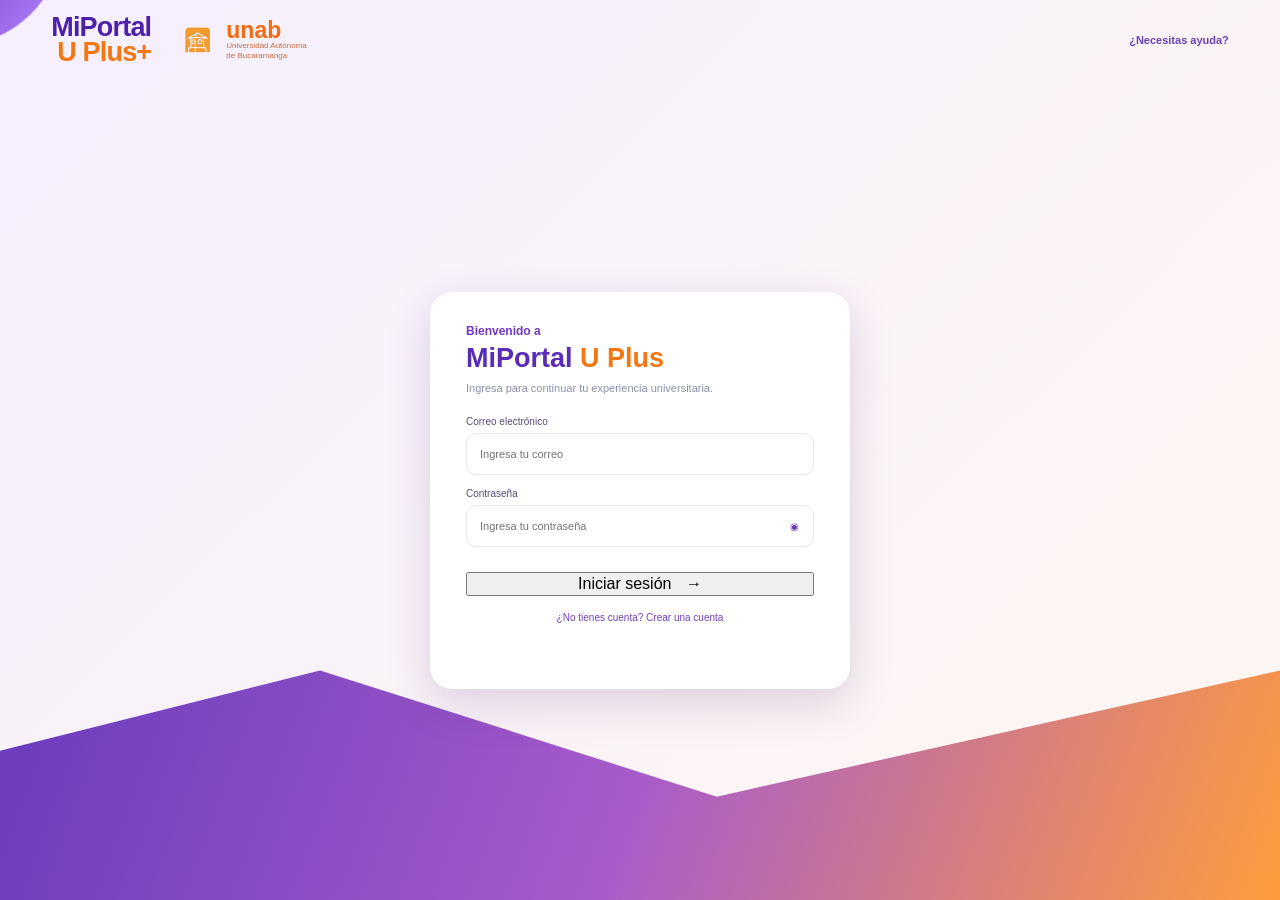
<file: pages/mis-cursos.html>
<!DOCTYPE html>

<html lang="es">
<head>
<script>document.documentElement.classList.add("auth-checking");</script>
<meta charset="utf-8"/>
<meta content="width=device-width, initial-scale=1.0" name="viewport"/>
<meta content="#ffffff" name="theme-color"/>
<title>Mis cursos | MiPortal U Plus</title>
<link href="https://fonts.googleapis.com" rel="preconnect"/>
<link crossorigin="" href="https://fonts.gstatic.com" rel="preconnect"/>


<link href="../css/base.css" rel="stylesheet"/><link href="../css/shell.css" rel="stylesheet"/><link href="../css/components.css" rel="stylesheet"/><link href="../css/pages/courses.css" rel="stylesheet"/><link href="../css/theme.css" rel="stylesheet"/><link href="../css/responsive.css" rel="stylesheet"/><link href="https://fonts.googleapis.com/css2?family=Shantell+Sans:wght@300;400;500;600;700;800&display=swap" rel="stylesheet"/>
<link href="../css/interactions.css" rel="stylesheet"/>
<link href="../css/pages/academic-data.css" rel="stylesheet"/>
<link href="../css/features.css" rel="stylesheet">
</head>
<body data-page="mis-cursos">
<header class="topbar">
<button aria-label="Abrir navegación" class="mobile-menu icon-button" id="mobileMenu"><svg viewbox="0 0 24 24"><path d="M4 6h16M4 12h16M4 18h16"></path></svg></button>
<div class="brand">
<a class="portal-logo" href="../index.html">MiPortal <span>U Plus+</span></a>
<div class="unab-logo"><img alt="Logo UNAB" class="logo-img" src="../assets/dashboard/logo_UNAB.png"/><div><strong>unab</strong><small>Universidad Autónoma<br/>de Bucaramanga</small></div></div>
</div>
<label class="search-box"><svg viewbox="0 0 24 24"><circle cx="11" cy="11" r="6.5"></circle><path d="m16 16 4 4"></path></svg><input aria-label="Buscar" id="globalSearch" placeholder="Buscar en MiPortal..." type="search"/></label>
<div class="user-area">
<div aria-label="Selector de tema" class="theme-icons" data-active-theme="light"><button aria-label="Modo oscuro" aria-pressed="false" class="theme-choice" data-theme="dark" title="Modo oscuro" type="button">☾</button><button aria-label="Modo claro" aria-pressed="true" class="theme-choice selected" data-theme="light" title="Modo claro" type="button">☼</button></div>
<div class="header-menu-wrap notification-wrap"><button aria-controls="notificationPopover" aria-expanded="false" aria-label="Notificaciones" class="icon-button notification" id="notificationToggle" type="button"><img alt="" src="../assets/dashboard/notificacion.png"/><span class="notification-count">3</span></button><div aria-label="Notificaciones recientes" class="notification-popover" hidden="True" id="notificationPopover" role="dialog"><div class="popover-heading"><strong>Notificaciones recientes</strong><small>3 nuevas</small></div>
<a class="preview-notice" data-notice-target="notice-grade" href="../pages/notificaciones.html?notice=notice-grade"><span class="preview-dot"></span><span><strong>Nueva calificación disponible</strong><small>Tu resultado de Cálculo Diferencial ya está publicado.</small></span></a>
<a class="preview-notice" data-notice-target="notice-event" href="../pages/notificaciones.html?notice=notice-event"><span class="preview-dot" style="background:#f28a27"></span><span><strong>Feria de emprendimiento</strong><small>Conoce la programación de las actividades de esta semana.</small></span></a>
<a class="preview-notice" data-notice-target="notice-schedule" href="../pages/notificaciones.html?notice=notice-schedule"><span class="preview-dot" style="background:#20aa91"></span><span><strong>Actualización de horario</strong><small>Se publicó una novedad sobre una de tus clases.</small></span></a>
<a class="popover-footer" href="../pages/notificaciones.html">Ver todas las notificaciones</a></div></div>
<div class="header-menu-wrap profile-wrap"><button aria-controls="profilePopover" aria-expanded="false" class="profile-trigger" id="profileToggle" type="button"><img alt="Foto de perfil" class="profile-photo" src="../assets/perfil.jpg"/><div class="user-name"><strong data-user-first-name>Iniciando…</strong><small data-user-role></small></div><svg aria-hidden="true" viewBox="0 0 24 24"><path d="m7 10 5 5 5-5"></path></svg></button><div aria-label="Menú de usuario" class="profile-popover" hidden="True" id="profilePopover" role="menu"><div class="profile-popover-user"><strong data-user-full-name>Iniciando…</strong><small data-user-role-full></small></div>
<a href="../pages/perfil.html" role="menuitem">Mi perfil</a>
<a href="../pages/configuracion.html" role="menuitem">Configuración</a>
<a href="../api/logout.php" role="menuitem">Cerrar sesión</a></div></div>


</div>
</header>
<div class="sidebar-backdrop" id="sidebarBackdrop"></div>
<aside class="sidebar">
<nav aria-label="Navegación principal" class="navigation"><a class="nav-item" href="../index.html"><svg aria-hidden="true" viewbox="0 0 24 24"><path d="m3 10 9-7 9 7"></path><path d="M5 9v11h14V9M9 20v-7h6v7"></path></svg><span>Inicio</span></a>
<a aria-current="page" class="nav-item active" href="../pages/mis-cursos.html"><svg aria-hidden="true" viewbox="0 0 24 24"><path d="M4 5.5A2.5 2.5 0 0 1 6.5 3H20v17H6.5A2.5 2.5 0 0 0 4 22z"></path><path d="M4 5.5V20M8 7h8M8 11h7"></path></svg><span>Mis cursos</span></a>
<a class="nav-item" href="../pages/horario.html"><svg aria-hidden="true" viewbox="0 0 24 24"><rect height="16" rx="2" width="18" x="3" y="5"></rect><path d="M7 3v4M17 3v4M3 10h18M8 14h3M8 17h6"></path></svg><span>Horario</span></a>
<a class="nav-item" href="../pages/calendario.html"><svg aria-hidden="true" viewbox="0 0 24 24"><rect height="16" rx="2" width="18" x="3" y="5"></rect><path d="M7 3v4M17 3v4M3 10h18M8 14h.01M12 14h.01M16 14h.01M8 17h.01M12 17h.01"></path></svg><span>Calendario</span></a>
<a class="nav-item" href="../pages/calificaciones.html"><svg aria-hidden="true" viewbox="0 0 24 24"><path d="m12 3 2.8 5.7 6.2.9-4.5 4.4 1.1 6.2-5.6-3-5.6 3 1.1-6.2L3 9.6l6.2-.9z"></path></svg><span>Calificaciones</span></a>
<a class="nav-item" href="../pages/servicios.html"><svg aria-hidden="true" viewbox="0 0 24 24"><path d="M3 7.5A1.5 1.5 0 0 1 4.5 6H10l2 2h7.5A1.5 1.5 0 0 1 21 9.5v9a1.5 1.5 0 0 1-1.5 1.5h-15A1.5 1.5 0 0 1 3 18.5z"></path><path d="M3 9h18"></path></svg><span>Recursos</span></a>

<a class="nav-item" href="../pages/horas-libres.html"><svg aria-hidden="true" viewbox="0 0 24 24"><circle cx="12" cy="12" r="9"></circle><path d="M12 7v5l3 2"></path></svg><span>Horas libres</span></a>
<a class="nav-item" href="../pages/lugares-campus.html"><svg aria-hidden="true" viewbox="0 0 24 24"><path d="m3 6 6-3 6 3 6-3v15l-6 3-6-3-6 3z"></path><path d="M9 3v15M15 6v15"></path></svg><span>Lugares y campus</span></a>

<a class="nav-item" href="../pages/configuracion.html"><svg aria-hidden="true" viewbox="0 0 24 24"><circle cx="12" cy="12" r="3"></circle><path d="m19.4 15 .1.1 1.1.9-1.5 2.6-1.4-.6a8 8 0 0 1-1.6.9l-.2 1.5h-3l-.2-1.5a8 8 0 0 1-1.6-.9l-1.4.6-1.5-2.6 1.1-.9a7 7 0 0 1 0-1.9l-1.1-.9 1.5-2.6 1.4.6a8 8 0 0 1 1.6-.9l.2-1.5h3l.2 1.5a8 8 0 0 1 1.6.9l1.4-.6 1.5 2.6-1.1.9a7 7 0 0 1 0 1.8Z"></path></svg><span>Configuración</span></a>
</nav>
<div aria-label="Mensaje institucional UNAB" class="sidebar-promo">
<img alt="Campus de la UNAB" src="../assets/campus-lateral.jpg"/>
<div class="sidebar-promo-shape"></div><p>Tu talento<br/>nos impulsa</p><div class="orange-line"></div>
</div>
</aside>
<main class="main-content">
<section class="page-hero"><div><p class="eyebrow">Mi espacio académico</p><h1>Mis cursos</h1><p>Consulta tus asignaturas, horarios, docentes y actividades del periodo actual.</p></div><div class="page-hero-image"><img alt="Campus UNAB" src="../assets/campus-principal.jpg"/><div><strong>UNAB</strong><span>Formación que<br/>transforma</span></div></div></section>
<section class="stats-grid three"><article class="stat-card"><span class="stat-icon purple">▣</span><div><small>Periodo actual</small><strong id="courseCurrentPeriod">2026-4</strong></div></article><article class="stat-card"><span class="stat-icon orange">▤</span><div><small>Total de cursos</small><strong id="courseCount">6</strong></div></article><article class="stat-card"><span class="stat-icon green">◷</span><div><small>Total de créditos</small><strong id="courseCredits">18</strong></div></article></section>
<section class="section-heading"><div><h2>Tus cursos</h2><p>Asignaturas del pensum de Ingeniería de Sistemas para el periodo seleccionado.</p></div><select class="filter-select" id="coursePeriodSelect" aria-label="Seleccionar periodo académico"></select></section>
<section class="course-grid" id="courseGrid" aria-live="polite"></section>
<div class="page-slogan">Más que<br/>una universidad<span></span></div>
</main>
<script src="../js/curriculum-data.js"></script>
<script src="../js/schedule-data.js"></script>
<script src="../js/app.js"></script>
<script src="../js/features.js"></script>
</body>
</html>
</file>
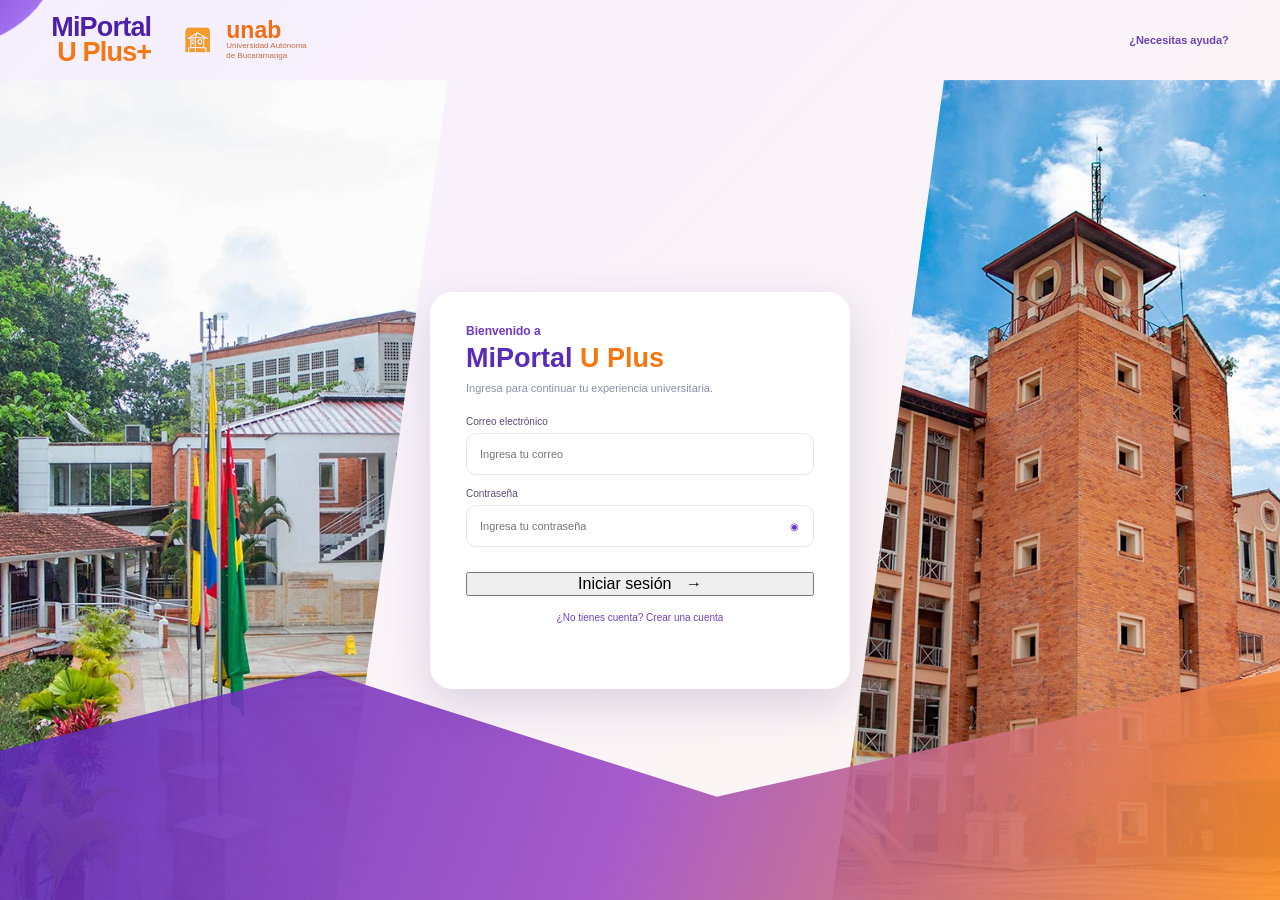
<file: pages/notificaciones.html>
<!DOCTYPE html>

<html lang="es">
<head>
<script>document.documentElement.classList.add("auth-checking");</script>
<meta charset="utf-8"/>
<meta content="width=device-width, initial-scale=1.0" name="viewport"/>
<meta content="#ffffff" name="theme-color"/>
<title>Notificaciones | MiPortal U Plus</title>
<link href="https://fonts.googleapis.com" rel="preconnect"/>
<link crossorigin="" href="https://fonts.gstatic.com" rel="preconnect"/>
<link href="../css/base.css" rel="stylesheet"/><link href="../css/shell.css" rel="stylesheet"/><link href="../css/components.css" rel="stylesheet"/><link href="../css/pages/notifications.css" rel="stylesheet"/><link href="../css/theme.css" rel="stylesheet"/><link href="../css/responsive.css" rel="stylesheet"/><link href="https://fonts.googleapis.com/css2?family=Shantell+Sans:wght@300;400;500;600;700;800&display=swap" rel="stylesheet"/>
<link href="../css/interactions.css" rel="stylesheet"/>
<link href="../css/features.css" rel="stylesheet">
</head>
<body data-page="notificaciones">
<header class="topbar">
<button aria-label="Abrir navegación" class="mobile-menu icon-button" id="mobileMenu"><svg viewbox="0 0 24 24"><path d="M4 6h16M4 12h16M4 18h16"></path></svg></button>
<div class="brand">
<a class="portal-logo" href="../index.html">MiPortal <span>U Plus+</span></a>
<div class="unab-logo"><img alt="Logo UNAB" class="logo-img" src="../assets/dashboard/logo_UNAB.png"/><div><strong>unab</strong><small>Universidad Autónoma<br/>de Bucaramanga</small></div></div>
</div>
<label class="search-box"><svg viewbox="0 0 24 24"><circle cx="11" cy="11" r="6.5"></circle><path d="m16 16 4 4"></path></svg><input aria-label="Buscar" id="globalSearch" placeholder="Buscar en MiPortal..." type="search"/></label>
<div class="user-area">
<div aria-label="Selector de tema" class="theme-icons" data-active-theme="light"><button aria-label="Modo oscuro" aria-pressed="false" class="theme-choice" data-theme="dark" title="Modo oscuro" type="button">☾</button><button aria-label="Modo claro" aria-pressed="true" class="theme-choice selected" data-theme="light" title="Modo claro" type="button">☼</button></div>
<div class="header-menu-wrap notification-wrap"><button aria-controls="notificationPopover" aria-expanded="false" aria-label="Notificaciones" class="icon-button notification" id="notificationToggle" type="button"><img alt="" src="../assets/dashboard/notificacion.png"/><span class="notification-count">3</span></button><div aria-label="Notificaciones recientes" class="notification-popover" hidden="True" id="notificationPopover" role="dialog"><div class="popover-heading"><strong>Notificaciones recientes</strong><small>3 nuevas</small></div>
<a class="preview-notice" data-notice-target="notice-grade" href="../pages/notificaciones.html?notice=notice-grade"><span class="preview-dot"></span><span><strong>Nueva calificación disponible</strong><small>Tu resultado de Cálculo Diferencial ya está publicado.</small></span></a>
<a class="preview-notice" data-notice-target="notice-event" href="../pages/notificaciones.html?notice=notice-event"><span class="preview-dot" style="background:#f28a27"></span><span><strong>Feria de emprendimiento</strong><small>Conoce la programación de las actividades de esta semana.</small></span></a>
<a class="preview-notice" data-notice-target="notice-schedule" href="../pages/notificaciones.html?notice=notice-schedule"><span class="preview-dot" style="background:#20aa91"></span><span><strong>Actualización de horario</strong><small>Se publicó una novedad sobre una de tus clases.</small></span></a>
<a class="popover-footer" href="../pages/notificaciones.html">Ver todas las notificaciones</a></div></div>
<div class="header-menu-wrap profile-wrap"><button aria-controls="profilePopover" aria-expanded="false" class="profile-trigger" id="profileToggle" type="button"><img alt="Foto de perfil" class="profile-photo" src="../assets/perfil.jpg"/><div class="user-name"><strong data-user-first-name>Iniciando…</strong><small data-user-role></small></div><svg aria-hidden="true" viewbox="0 0 24 24"><path d="m7 10 5 5 5-5"></path></svg></button><div aria-label="Menú de usuario" class="profile-popover" hidden="True" id="profilePopover" role="menu"><div class="profile-popover-user"><strong data-user-full-name>Iniciando…</strong><small data-user-role-full></small></div>
<a href="../pages/perfil.html" role="menuitem">Mi perfil</a>
<a href="../pages/configuracion.html" role="menuitem">Configuración</a>
<a href="../api/logout.php" role="menuitem">Cerrar sesión</a></div></div>
</div>
</header>
<div class="sidebar-backdrop" id="sidebarBackdrop"></div>
<aside class="sidebar">
<nav aria-label="Navegación principal" class="navigation"><a class="nav-item" href="../index.html"><svg aria-hidden="true" viewbox="0 0 24 24"><path d="m3 10 9-7 9 7"></path><path d="M5 9v11h14V9M9 20v-7h6v7"></path></svg><span>Inicio</span></a>
<a class="nav-item" href="../pages/mis-cursos.html"><svg aria-hidden="true" viewbox="0 0 24 24"><path d="M4 5.5A2.5 2.5 0 0 1 6.5 3H20v17H6.5A2.5 2.5 0 0 0 4 22z"></path><path d="M4 5.5V20M8 7h8M8 11h7"></path></svg><span>Mis cursos</span></a>
<a class="nav-item" href="../pages/horario.html"><svg aria-hidden="true" viewbox="0 0 24 24"><rect height="16" rx="2" width="18" x="3" y="5"></rect><path d="M7 3v4M17 3v4M3 10h18M8 14h3M8 17h6"></path></svg><span>Horario</span></a>
<a class="nav-item" href="../pages/calendario.html"><svg aria-hidden="true" viewbox="0 0 24 24"><rect height="16" rx="2" width="18" x="3" y="5"></rect><path d="M7 3v4M17 3v4M3 10h18M8 14h.01M12 14h.01M16 14h.01M8 17h.01M12 17h.01"></path></svg><span>Calendario</span></a>
<a class="nav-item" href="../pages/calificaciones.html"><svg aria-hidden="true" viewbox="0 0 24 24"><path d="m12 3 2.8 5.7 6.2.9-4.5 4.4 1.1 6.2-5.6-3-5.6 3 1.1-6.2L3 9.6l6.2-.9z"></path></svg><span>Calificaciones</span></a>
<a class="nav-item" href="../pages/servicios.html"><svg aria-hidden="true" viewbox="0 0 24 24"><path d="M3 7.5A1.5 1.5 0 0 1 4.5 6H10l2 2h7.5A1.5 1.5 0 0 1 21 9.5v9a1.5 1.5 0 0 1-1.5 1.5h-15A1.5 1.5 0 0 1 3 18.5z"></path><path d="M3 9h18"></path></svg><span>Recursos</span></a>
<a class="nav-item" href="../pages/horas-libres.html"><svg aria-hidden="true" viewbox="0 0 24 24"><circle cx="12" cy="12" r="9"></circle><path d="M12 7v5l3 2"></path></svg><span>Horas libres</span></a>
<a class="nav-item" href="../pages/lugares-campus.html"><svg aria-hidden="true" viewbox="0 0 24 24"><path d="m3 6 6-3 6 3 6-3v15l-6 3-6-3-6 3z"></path><path d="M9 3v15M15 6v15"></path></svg><span>Lugares y campus</span></a>
<a class="nav-item" href="../pages/configuracion.html"><svg aria-hidden="true" viewbox="0 0 24 24"><circle cx="12" cy="12" r="3"></circle><path d="m19.4 15 .1.1 1.1.9-1.5 2.6-1.4-.6a8 8 0 0 1-1.6.9l-.2 1.5h-3l-.2-1.5a8 8 0 0 1-1.6-.9l-1.4.6-1.5-2.6 1.1-.9a7 7 0 0 1 0-1.9l-1.1-.9 1.5-2.6 1.4.6a8 8 0 0 1 1.6-.9l.2-1.5h3l.2 1.5a8 8 0 0 1 1.6.9l1.4-.6 1.5 2.6-1.1.9a7 7 0 0 1 0 1.8Z"></path></svg><span>Configuración</span></a>
</nav>
<div aria-label="Mensaje institucional UNAB" class="sidebar-promo">
<img alt="Campus de la UNAB" src="../assets/campus-lateral.jpg"/>
<div class="sidebar-promo-shape"></div><p>Tu talento<br/>nos impulsa</p><div class="orange-line"></div>
</div>
</aside>
<main class="main-content"><section class="page-hero"><div><p class="eyebrow">Centro de avisos</p><h1>Notificaciones</h1><p>Mantente al día con la información de tu vida universitaria.</p></div><div class="page-hero-image"><img alt="Campus UNAB" src="../assets/campus-principal.jpg"/><div><strong>UNAB</strong><span>Formación que<br/>transforma</span></div></div></section>
<section aria-label="Filtrar notificaciones" class="notification-tabs panel">
<button class="tab-button active" data-filter="all" type="button">Todas <span>6</span></button>
<button class="tab-button" data-filter="academic" type="button">Académicas</button>
<button class="tab-button" data-filter="events" type="button">Eventos</button>
<button class="tab-button" data-filter="services" type="button">Servicios</button>
<button class="tab-button" data-filter="general" type="button">Generales</button>
</section>
<div class="content-columns notifications-layout">
<section class="panel notification-list"><div class="panel-heading"><h2>Actividad reciente</h2><button class="text-link mark-all-read" type="button">Marcar todas como leídas</button></div>
<article id="notice-grade" class="notice-item is-unread" data-category="academic"><span class="notice-icon purple">▣</span><div><h3>Nueva calificación disponible</h3><p>Tu calificación de Cálculo Diferencial ya está disponible para consulta.</p><small>Hoy · 9:30 a.m.</small></div><button class="notice-action" type="button">Marcar leída</button></article>
<article id="notice-event" class="notice-item is-unread" data-category="events"><span class="notice-icon orange">✦</span><div><h3>Feria de emprendimiento UNAB</h3><p>Conoce la programación y los espacios de participación de esta semana.</p><small>Ayer · 3:15 p.m.</small></div><button class="notice-action" type="button">Marcar leída</button></article>
<article id="notice-schedule" class="notice-item is-unread" data-category="academic"><span class="notice-icon blue">▤</span><div><h3>Recordatorio de evaluación</h3><p>Recuerda revisar los contenidos para tu próxima evaluación.</p><small>Ayer · 10:00 a.m.</small></div><button class="notice-action" type="button">Marcar leída</button></article>
<article id="notice-wellbeing" class="notice-item" data-category="services"><span class="notice-icon pink">♡</span><div><h3>Inscripciones a bienestar</h3><p>Ya puedes consultar los talleres y actividades disponibles.</p><small>Hace 2 días</small></div><button class="notice-action" type="button">Marcar leída</button></article>
<article id="notice-classroom" class="notice-item" data-category="general"><span class="notice-icon green">▣</span><div><h3>Cambio de aula</h3><p>La próxima clase de Programación tendrá lugar en el laboratorio 1.</p><small>Hace 3 días</small></div><button class="notice-action" type="button">Marcar leída</button></article>
<article id="notice-library" class="notice-item" data-category="general"><span class="notice-icon purple">▤</span><div><h3>Actualización de datos</h3><p>Recuerda mantener actualizada tu información de contacto.</p><small>Hace 4 días</small></div><button class="notice-action" type="button">Marcar leída</button></article>
</section>
<aside class="panel notification-settings"><h2>Resumen</h2><div class="notification-summary"><div><b id="unreadCount">3</b><small>Sin leer</small></div><div><b>2</b><small>Académicas</small></div><div><b>1</b><small>Eventos</small></div></div><h3>Preferencias de notificación</h3><p class="settings-help">Elige qué avisos deseas recibir en este prototipo.</p>
<label class="switch-row">Notificaciones académicas<input checked="" data-notification-pref="academic" type="checkbox"/><span></span></label>
<label class="switch-row">Eventos universitarios<input checked="" data-notification-pref="events" type="checkbox"/><span></span></label>
<label class="switch-row">Servicios y bienestar<input checked="" data-notification-pref="services" type="checkbox"/><span></span></label>
<label class="switch-row">Avisos generales<input checked="" data-notification-pref="general" type="checkbox"/><span></span></label>
<label class="switch-row">Vista previa en el menú<input checked="" data-notification-pref="preview" type="checkbox"/><span></span></label>
<p aria-live="polite" class="preference-feedback" id="preferenceFeedback">Tus preferencias se guardan en este navegador.</p>
</aside></div>
<div class="page-slogan">Más que<br/>una universidad<span></span></div>
</main>
<script src="../js/curriculum-data.js"></script>
<script src="../js/schedule-data.js"></script>
<script src="../js/app.js"></script>
<script src="../js/features.js"></script>
</body>
</html>
</file>
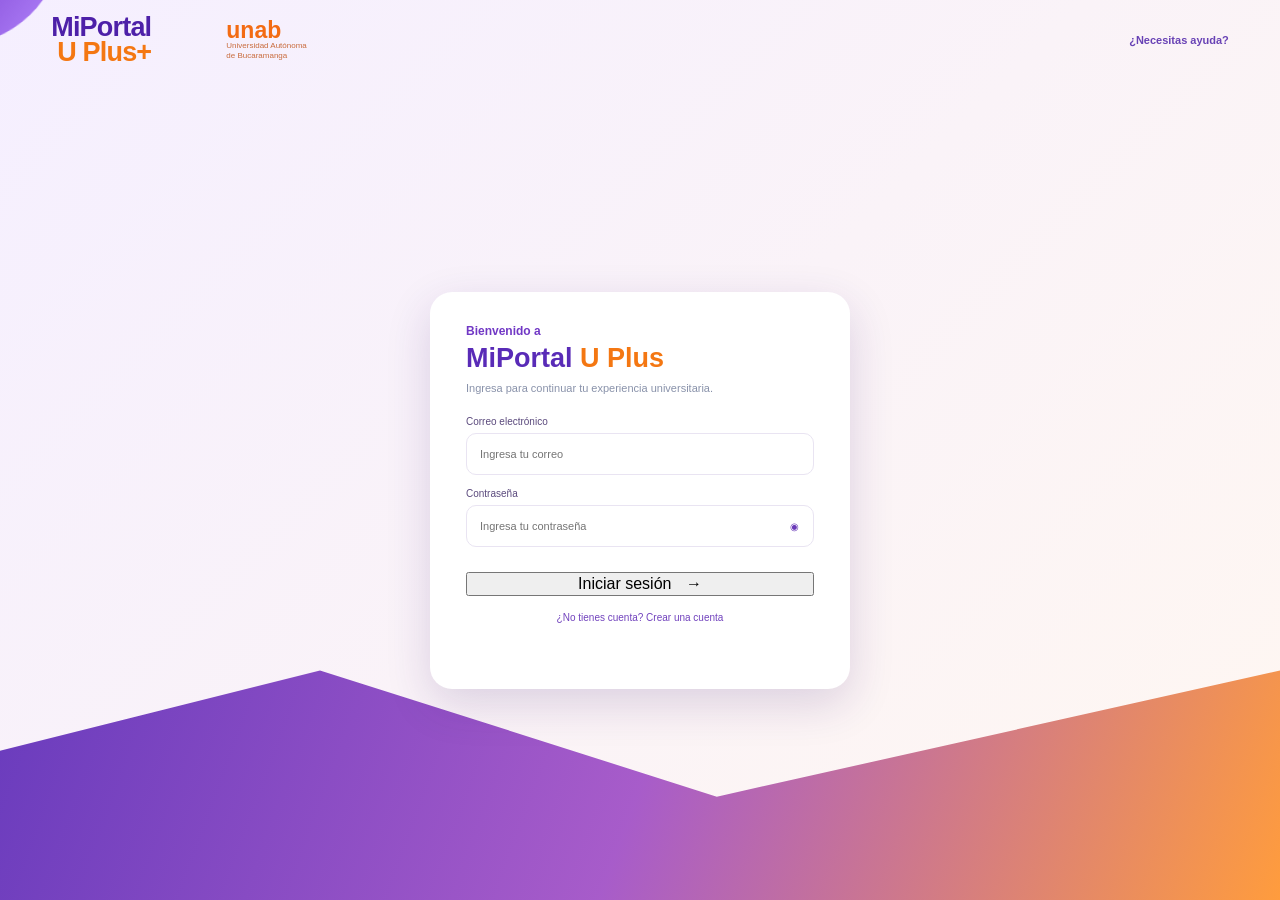
<file: pages/perfil.html>
<!DOCTYPE html>

<html lang="es">
<head>
<script>document.documentElement.classList.add("auth-checking");</script>
<meta charset="utf-8"/>
<meta content="width=device-width, initial-scale=1.0" name="viewport"/>
<meta content="#ffffff" name="theme-color"/>
<title>Mi perfil | MiPortal U Plus</title>
<link href="https://fonts.googleapis.com" rel="preconnect"/>
<link crossorigin="" href="https://fonts.gstatic.com" rel="preconnect"/>


<link href="../css/base.css" rel="stylesheet"/><link href="../css/shell.css" rel="stylesheet"/><link href="../css/components.css" rel="stylesheet"/><link href="../css/pages/profile.css" rel="stylesheet"/><link href="../css/theme.css" rel="stylesheet"/><link href="../css/responsive.css" rel="stylesheet"/><link href="https://fonts.googleapis.com/css2?family=Shantell+Sans:wght@300;400;500;600;700;800&display=swap" rel="stylesheet"/>
<link href="../css/interactions.css" rel="stylesheet"/>
<link href="../css/features.css" rel="stylesheet">
</head>
<body data-page="perfil">
<header class="topbar">
<button aria-label="Abrir navegación" class="mobile-menu icon-button" id="mobileMenu"><svg viewbox="0 0 24 24"><path d="M4 6h16M4 12h16M4 18h16"></path></svg></button>
<div class="brand">
<a class="portal-logo" href="../index.html">MiPortal <span>U Plus+</span></a>
<div class="unab-logo"><img alt="Logo UNAB" class="logo-img" src="../assets/dashboard/logo_UNAB.png"/><div><strong>unab</strong><small>Universidad Autónoma<br/>de Bucaramanga</small></div></div>
</div>
<label class="search-box"><svg viewbox="0 0 24 24"><circle cx="11" cy="11" r="6.5"></circle><path d="m16 16 4 4"></path></svg><input aria-label="Buscar" id="globalSearch" placeholder="Buscar en MiPortal..." type="search"/></label>
<div class="user-area">
<div aria-label="Selector de tema" class="theme-icons" data-active-theme="light"><button aria-label="Modo oscuro" aria-pressed="false" class="theme-choice" data-theme="dark" title="Modo oscuro" type="button">☾</button><button aria-label="Modo claro" aria-pressed="true" class="theme-choice selected" data-theme="light" title="Modo claro" type="button">☼</button></div>
<div class="header-menu-wrap notification-wrap"><button aria-controls="notificationPopover" aria-expanded="false" aria-label="Notificaciones" class="icon-button notification" id="notificationToggle" type="button"><img alt="" src="../assets/dashboard/notificacion.png"/><span class="notification-count">3</span></button><div aria-label="Notificaciones recientes" class="notification-popover" hidden="True" id="notificationPopover" role="dialog"><div class="popover-heading"><strong>Notificaciones recientes</strong><small>3 nuevas</small></div>
<a class="preview-notice" data-notice-target="notice-grade" href="../pages/notificaciones.html?notice=notice-grade"><span class="preview-dot"></span><span><strong>Nueva calificación disponible</strong><small>Tu resultado de Cálculo Diferencial ya está publicado.</small></span></a>
<a class="preview-notice" data-notice-target="notice-event" href="../pages/notificaciones.html?notice=notice-event"><span class="preview-dot" style="background:#f28a27"></span><span><strong>Feria de emprendimiento</strong><small>Conoce la programación de las actividades de esta semana.</small></span></a>
<a class="preview-notice" data-notice-target="notice-schedule" href="../pages/notificaciones.html?notice=notice-schedule"><span class="preview-dot" style="background:#20aa91"></span><span><strong>Actualización de horario</strong><small>Se publicó una novedad sobre una de tus clases.</small></span></a>
<a class="popover-footer" href="../pages/notificaciones.html">Ver todas las notificaciones</a></div></div>
<div class="header-menu-wrap profile-wrap"><button aria-controls="profilePopover" aria-expanded="false" class="profile-trigger" id="profileToggle" type="button"><img alt="Foto de perfil" class="profile-photo" src="../assets/perfil.jpg"/><div class="user-name"><strong data-user-first-name>Iniciando…</strong><small data-user-role></small></div><svg aria-hidden="true" viewBox="0 0 24 24"><path d="m7 10 5 5 5-5"></path></svg></button><div aria-label="Menú de usuario" class="profile-popover" hidden="True" id="profilePopover" role="menu"><div class="profile-popover-user"><strong data-user-full-name>Iniciando…</strong><small data-user-role-full></small></div>
<a href="../pages/perfil.html" role="menuitem">Mi perfil</a>
<a href="../pages/configuracion.html" role="menuitem">Configuración</a>
<a href="../api/logout.php" role="menuitem">Cerrar sesión</a></div></div>


</div>
</header>
<div class="sidebar-backdrop" id="sidebarBackdrop"></div>
<aside class="sidebar">
<nav aria-label="Navegación principal" class="navigation"><a class="nav-item" href="../index.html"><svg aria-hidden="true" viewbox="0 0 24 24"><path d="m3 10 9-7 9 7"></path><path d="M5 9v11h14V9M9 20v-7h6v7"></path></svg><span>Inicio</span></a>
<a class="nav-item" href="../pages/mis-cursos.html"><svg aria-hidden="true" viewbox="0 0 24 24"><path d="M4 5.5A2.5 2.5 0 0 1 6.5 3H20v17H6.5A2.5 2.5 0 0 0 4 22z"></path><path d="M4 5.5V20M8 7h8M8 11h7"></path></svg><span>Mis cursos</span></a>
<a class="nav-item" href="../pages/horario.html"><svg aria-hidden="true" viewbox="0 0 24 24"><rect height="16" rx="2" width="18" x="3" y="5"></rect><path d="M7 3v4M17 3v4M3 10h18M8 14h3M8 17h6"></path></svg><span>Horario</span></a>
<a class="nav-item" href="../pages/calendario.html"><svg aria-hidden="true" viewbox="0 0 24 24"><rect height="16" rx="2" width="18" x="3" y="5"></rect><path d="M7 3v4M17 3v4M3 10h18M8 14h.01M12 14h.01M16 14h.01M8 17h.01M12 17h.01"></path></svg><span>Calendario</span></a>
<a class="nav-item" href="../pages/calificaciones.html"><svg aria-hidden="true" viewbox="0 0 24 24"><path d="m12 3 2.8 5.7 6.2.9-4.5 4.4 1.1 6.2-5.6-3-5.6 3 1.1-6.2L3 9.6l6.2-.9z"></path></svg><span>Calificaciones</span></a>
<a class="nav-item" href="../pages/servicios.html"><svg aria-hidden="true" viewbox="0 0 24 24"><path d="M3 7.5A1.5 1.5 0 0 1 4.5 6H10l2 2h7.5A1.5 1.5 0 0 1 21 9.5v9a1.5 1.5 0 0 1-1.5 1.5h-15A1.5 1.5 0 0 1 3 18.5z"></path><path d="M3 9h18"></path></svg><span>Recursos</span></a>

<a class="nav-item" href="../pages/horas-libres.html"><svg aria-hidden="true" viewbox="0 0 24 24"><circle cx="12" cy="12" r="9"></circle><path d="M12 7v5l3 2"></path></svg><span>Horas libres</span></a>
<a class="nav-item" href="../pages/lugares-campus.html"><svg aria-hidden="true" viewbox="0 0 24 24"><path d="m3 6 6-3 6 3 6-3v15l-6 3-6-3-6 3z"></path><path d="M9 3v15M15 6v15"></path></svg><span>Lugares y campus</span></a>

<a class="nav-item" href="../pages/configuracion.html"><svg aria-hidden="true" viewbox="0 0 24 24"><circle cx="12" cy="12" r="3"></circle><path d="m19.4 15 .1.1 1.1.9-1.5 2.6-1.4-.6a8 8 0 0 1-1.6.9l-.2 1.5h-3l-.2-1.5a8 8 0 0 1-1.6-.9l-1.4.6-1.5-2.6 1.1-.9a7 7 0 0 1 0-1.9l-1.1-.9 1.5-2.6 1.4.6a8 8 0 0 1 1.6-.9l.2-1.5h3l.2 1.5a8 8 0 0 1 1.6.9l1.4-.6 1.5 2.6-1.1.9a7 7 0 0 1 0 1.8Z"></path></svg><span>Configuración</span></a>
</nav>
<div aria-label="Mensaje institucional UNAB" class="sidebar-promo">
<img alt="Campus de la UNAB" src="../assets/campus-lateral.jpg"/>
<div class="sidebar-promo-shape"></div><p>Tu talento<br/>nos impulsa</p><div class="orange-line"></div>
</div>
</aside>
<main class="main-content">
<section class="page-hero"><div><p class="eyebrow">Tu cuenta</p><h1>Mi perfil</h1><p>Consulta y administra tu información personal y académica.</p></div><div class="page-hero-image"><img alt="Campus UNAB" src="../assets/campus-principal.jpg"/><div><strong>UNAB</strong><span>Formación que<br/>transforma</span></div></div></section>
<div class="profile-layout"><section class="panel profile-card"><div class="profile-cover"></div><img alt="Foto de perfil" class="profile-large" src="../assets/perfil.jpg"/><h2 id="profileDisplayName">Tu nombre</h2><p id="profileDisplayProgram">Información de cuenta</p><span class="status active-status" id="profileStatusLabel">Cuenta activa</span><button class="primary-button" type="button" data-edit-profile>Editar perfil</button><div class="profile-social"><span>✉ <span id="profileDisplayEmail">Correo no registrado</span></span><span>⌖ <span data-profile-field="city">No registrado</span></span></div></section>
<div class="profile-details"><section class="panel"><div class="panel-heading"><h2>Datos personales</h2><button class="text-link profile-edit-link" type="button" data-edit-profile>Editar</button></div><div class="detail-grid"><div><small>Nombre completo</small><strong data-profile-field="name">—</strong></div><div><small>Documento</small><strong data-profile-field="document">No registrado</strong></div><div><small>Correo institucional</small><strong data-profile-field="email">—</strong></div><div><small>Teléfono</small><strong data-profile-field="phone">No registrado</strong></div><div><small>Fecha de nacimiento</small><strong data-profile-field="birthDate">No registrado</strong></div><div><small>Ciudad</small><strong data-profile-field="city">No registrada</strong></div></div></section><section class="panel"><div class="panel-heading"><h2>Información académica</h2><a class="text-link" href="calificaciones.html">Ver detalles</a></div><div class="detail-grid"><div><small>Programa</small><strong data-profile-field="program">Ingeniería de Sistemas</strong></div><div><small>Periodo</small><strong>2026-4</strong></div><div><small>Facultad</small><strong>Ingeniería</strong></div><div><small>Semestre</small><strong>4.º semestre</strong></div></div></section><section class="panel"><h2>Mis datos adicionales</h2><div class="detail-grid"><div><small>Intereses</small><strong data-profile-field="interests">No registrados</strong></div><div><small>Actividades</small><strong data-profile-field="activities">No registradas</strong></div></div></section></div></div>
<div class="page-slogan">Más que<br/>una universidad<span></span></div>
</main>
<script src="../js/curriculum-data.js"></script>
<script src="../js/schedule-data.js"></script>
<script src="../js/app.js"></script>
<script src="../js/features.js"></script>
</body>
</html>
</file>
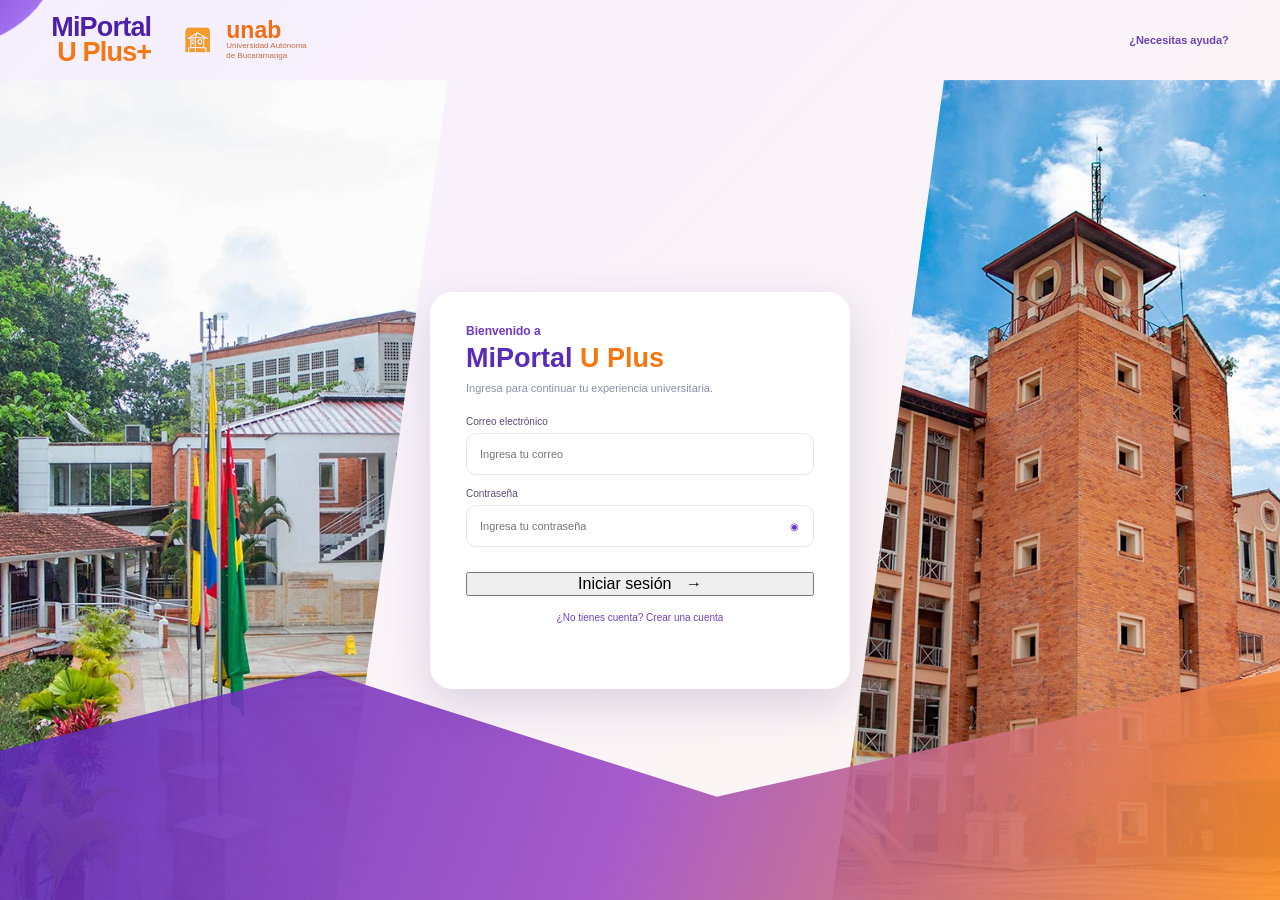
<file: pages/servicios.html>
<!DOCTYPE html>

<html lang="es">
<head>
<script>document.documentElement.classList.add("auth-checking");</script>
<meta charset="utf-8"/>
<meta content="width=device-width, initial-scale=1.0" name="viewport"/>
<meta content="#ffffff" name="theme-color"/>
<title>Servicios y recomendaciones | MiPortal U Plus</title>
<link href="https://fonts.googleapis.com" rel="preconnect"/>
<link crossorigin="" href="https://fonts.gstatic.com" rel="preconnect"/>


<link href="../css/base.css" rel="stylesheet"/><link href="../css/shell.css" rel="stylesheet"/><link href="../css/components.css" rel="stylesheet"/><link href="../css/pages/services.css" rel="stylesheet"/><link href="../css/theme.css" rel="stylesheet"/><link href="../css/responsive.css" rel="stylesheet"/><link href="https://fonts.googleapis.com/css2?family=Shantell+Sans:wght@300;400;500;600;700;800&display=swap" rel="stylesheet"/>
<link href="../css/interactions.css" rel="stylesheet"/>
<link href="../css/features.css" rel="stylesheet">
</head>
<body data-page="servicios">
<header class="topbar">
<button aria-label="Abrir navegación" class="mobile-menu icon-button" id="mobileMenu"><svg viewbox="0 0 24 24"><path d="M4 6h16M4 12h16M4 18h16"></path></svg></button>
<div class="brand">
<a class="portal-logo" href="../index.html">MiPortal <span>U Plus+</span></a>
<div class="unab-logo"><img alt="Logo UNAB" class="logo-img" src="../assets/dashboard/logo_UNAB.png"/><div><strong>unab</strong><small>Universidad Autónoma<br/>de Bucaramanga</small></div></div>
</div>
<label class="search-box"><svg viewbox="0 0 24 24"><circle cx="11" cy="11" r="6.5"></circle><path d="m16 16 4 4"></path></svg><input aria-label="Buscar" id="globalSearch" placeholder="Buscar en MiPortal..." type="search"/></label>
<div class="user-area">
<div aria-label="Selector de tema" class="theme-icons" data-active-theme="light"><button aria-label="Modo oscuro" aria-pressed="false" class="theme-choice" data-theme="dark" title="Modo oscuro" type="button">☾</button><button aria-label="Modo claro" aria-pressed="true" class="theme-choice selected" data-theme="light" title="Modo claro" type="button">☼</button></div>
<div class="header-menu-wrap notification-wrap"><button aria-controls="notificationPopover" aria-expanded="false" aria-label="Notificaciones" class="icon-button notification" id="notificationToggle" type="button"><img alt="" src="../assets/dashboard/notificacion.png"/><span class="notification-count">3</span></button><div aria-label="Notificaciones recientes" class="notification-popover" hidden="True" id="notificationPopover" role="dialog"><div class="popover-heading"><strong>Notificaciones recientes</strong><small>3 nuevas</small></div>
<a class="preview-notice" data-notice-target="notice-grade" href="../pages/notificaciones.html?notice=notice-grade"><span class="preview-dot"></span><span><strong>Nueva calificación disponible</strong><small>Tu resultado de Cálculo Diferencial ya está publicado.</small></span></a>
<a class="preview-notice" data-notice-target="notice-event" href="../pages/notificaciones.html?notice=notice-event"><span class="preview-dot" style="background:#f28a27"></span><span><strong>Feria de emprendimiento</strong><small>Conoce la programación de las actividades de esta semana.</small></span></a>
<a class="preview-notice" data-notice-target="notice-schedule" href="../pages/notificaciones.html?notice=notice-schedule"><span class="preview-dot" style="background:#20aa91"></span><span><strong>Actualización de horario</strong><small>Se publicó una novedad sobre una de tus clases.</small></span></a>
<a class="popover-footer" href="../pages/notificaciones.html">Ver todas las notificaciones</a></div></div>
<div class="header-menu-wrap profile-wrap"><button aria-controls="profilePopover" aria-expanded="false" class="profile-trigger" id="profileToggle" type="button"><img alt="Foto de perfil" class="profile-photo" src="../assets/perfil.jpg"/><div class="user-name"><strong data-user-first-name>Iniciando…</strong><small data-user-role></small></div><svg aria-hidden="true" viewBox="0 0 24 24"><path d="m7 10 5 5 5-5"></path></svg></button><div aria-label="Menú de usuario" class="profile-popover" hidden="True" id="profilePopover" role="menu"><div class="profile-popover-user"><strong data-user-full-name>Iniciando…</strong><small data-user-role-full></small></div>
<a href="../pages/perfil.html" role="menuitem">Mi perfil</a>
<a href="../pages/configuracion.html" role="menuitem">Configuración</a>
<a href="../api/logout.php" role="menuitem">Cerrar sesión</a></div></div>


</div>
</header>
<div class="sidebar-backdrop" id="sidebarBackdrop"></div>
<aside class="sidebar">
<nav aria-label="Navegación principal" class="navigation"><a class="nav-item" href="../index.html"><svg aria-hidden="true" viewbox="0 0 24 24"><path d="m3 10 9-7 9 7"></path><path d="M5 9v11h14V9M9 20v-7h6v7"></path></svg><span>Inicio</span></a>
<a class="nav-item" href="../pages/mis-cursos.html"><svg aria-hidden="true" viewbox="0 0 24 24"><path d="M4 5.5A2.5 2.5 0 0 1 6.5 3H20v17H6.5A2.5 2.5 0 0 0 4 22z"></path><path d="M4 5.5V20M8 7h8M8 11h7"></path></svg><span>Mis cursos</span></a>
<a class="nav-item" href="../pages/horario.html"><svg aria-hidden="true" viewbox="0 0 24 24"><rect height="16" rx="2" width="18" x="3" y="5"></rect><path d="M7 3v4M17 3v4M3 10h18M8 14h3M8 17h6"></path></svg><span>Horario</span></a>
<a class="nav-item" href="../pages/calendario.html"><svg aria-hidden="true" viewbox="0 0 24 24"><rect height="16" rx="2" width="18" x="3" y="5"></rect><path d="M7 3v4M17 3v4M3 10h18M8 14h.01M12 14h.01M16 14h.01M8 17h.01M12 17h.01"></path></svg><span>Calendario</span></a>
<a class="nav-item" href="../pages/calificaciones.html"><svg aria-hidden="true" viewbox="0 0 24 24"><path d="m12 3 2.8 5.7 6.2.9-4.5 4.4 1.1 6.2-5.6-3-5.6 3 1.1-6.2L3 9.6l6.2-.9z"></path></svg><span>Calificaciones</span></a>
<a aria-current="page" class="nav-item active" href="../pages/servicios.html"><svg aria-hidden="true" viewbox="0 0 24 24"><path d="M3 7.5A1.5 1.5 0 0 1 4.5 6H10l2 2h7.5A1.5 1.5 0 0 1 21 9.5v9a1.5 1.5 0 0 1-1.5 1.5h-15A1.5 1.5 0 0 1 3 18.5z"></path><path d="M3 9h18"></path></svg><span>Recursos</span></a>

<a class="nav-item" href="../pages/horas-libres.html"><svg aria-hidden="true" viewbox="0 0 24 24"><circle cx="12" cy="12" r="9"></circle><path d="M12 7v5l3 2"></path></svg><span>Horas libres</span></a>
<a class="nav-item" href="../pages/lugares-campus.html"><svg aria-hidden="true" viewbox="0 0 24 24"><path d="m3 6 6-3 6 3 6-3v15l-6 3-6-3-6 3z"></path><path d="M9 3v15M15 6v15"></path></svg><span>Lugares y campus</span></a>

<a class="nav-item" href="../pages/configuracion.html"><svg aria-hidden="true" viewbox="0 0 24 24"><circle cx="12" cy="12" r="3"></circle><path d="m19.4 15 .1.1 1.1.9-1.5 2.6-1.4-.6a8 8 0 0 1-1.6.9l-.2 1.5h-3l-.2-1.5a8 8 0 0 1-1.6-.9l-1.4.6-1.5-2.6 1.1-.9a7 7 0 0 1 0-1.9l-1.1-.9 1.5-2.6 1.4.6a8 8 0 0 1 1.6-.9l.2-1.5h3l.2 1.5a8 8 0 0 1 1.6.9l1.4-.6 1.5 2.6-1.1.9a7 7 0 0 1 0 1.8Z"></path></svg><span>Configuración</span></a>
</nav>
<div aria-label="Mensaje institucional UNAB" class="sidebar-promo">
<img alt="Campus de la UNAB" src="../assets/campus-lateral.jpg"/>
<div class="sidebar-promo-shape"></div><p>Tu talento<br/>nos impulsa</p><div class="orange-line"></div>
</div>
</aside>
<main class="main-content">
<section class="page-hero"><div><p class="eyebrow">Explora la UNAB</p><h1>Servicios y recomendaciones</h1><p>Encuentra herramientas, recursos y servicios para acompañar tu vida universitaria.</p></div><div class="page-hero-image"><img alt="Campus UNAB" src="../assets/campus-principal.jpg"/><div><strong>UNAB</strong><span>Formación que<br/>transforma</span></div></div></section>
<section class="panel"><div class="section-heading"><div><h2>Servicios rápidos</h2><p>Accede fácilmente a los servicios que necesitas.</p></div></div><div class="service-filters" role="group" aria-label="Filtrar servicios"><button class="tab-button active" type="button" data-service-filter="all">Todos</button><button class="tab-button" type="button" data-service-filter="academico">Académicos</button><button class="tab-button" type="button" data-service-filter="bienestar">Bienestar</button><button class="tab-button" type="button" data-service-filter="tecnologia">Tecnología</button></div><div class="service-grid"><a class="service-card" href="#biblioteca" id="biblioteca" data-service-category="academico" data-service-title="Biblioteca" data-service-description="Accede al catálogo bibliográfico, bases de datos, recursos digitales, salas de estudio y servicios de préstamo. En este prototipo puedes consultar la información y los canales disponibles."><span class="service-icon purple">▤</span><div><h3>Biblioteca</h3><p>Consulta libros y recursos digitales.</p></div><b>›</b></a><a class="service-card" href="#certificados" id="certificados" data-service-category="academico" data-service-title="Solicitud de certificados" data-service-description="Revisa qué certificado necesitas, verifica tus datos y consulta el procedimiento de solicitud ante Registro Académico. Este enlace es informativo y no envía solicitudes reales."><span class="service-icon orange">▣</span><div><h3>Solicitud de certificados</h3><p>Gestiona tus documentos académicos.</p></div><b>›</b></a><a class="service-card" href="#soporte" id="soporte" data-service-category="tecnologia" data-service-title="Soporte técnico" data-service-description="Encuentra orientación para problemas de acceso, correo institucional, plataformas académicas, conectividad y equipos. Prepara una descripción del problema antes de contactar soporte."><span class="service-icon blue">◉</span><div><h3>Soporte técnico</h3><p>Recibe ayuda con tus plataformas.</p></div><b>›</b></a><a class="service-card" href="#bienestar" id="bienestar" data-service-category="bienestar" data-service-title="Bienestar universitario" data-service-description="Explora actividades culturales, deportivas, acompañamiento y jornadas de bienestar para estudiantes. Consulta fechas y cupos antes de asistir."><span class="service-icon pink">♡</span><div><h3>Bienestar universitario</h3><p>Conoce los programas de bienestar.</p></div><b>›</b></a><a class="service-card" href="#pagos" id="pagos" data-service-category="academico" data-service-title="Pagos y matrícula" data-service-description="Consulta periodos de matrícula, recibos, fechas de pago y orientación para realizar trámites financieros. La información personalizada debe verificarse en los canales oficiales."><span class="service-icon green">▦</span><div><h3>Pagos y matrícula</h3><p>Consulta información financiera.</p></div><b>›</b></a><a class="service-card" href="#preguntas" id="preguntas" data-service-category="academico" data-service-title="Preguntas frecuentes" data-service-description="Consulta respuestas sobre inscripción de materias, calendario, acceso al portal, certificados y vida universitaria. Si no encuentras una respuesta, contacta el área responsable."><span class="service-icon purple">◎</span><div><h3>Preguntas frecuentes</h3><p>Encuentra respuestas y orientación.</p></div><b>›</b></a><a class="service-card" href="https://mail.google.com/" id="correo" target="_blank" rel="noopener noreferrer" data-service-category="tecnologia" data-service-title="Correo institucional" data-service-description="Consulta tu correo institucional y revisa los avisos enviados por las dependencias académicas y administrativas. Utiliza siempre los canales oficiales de acceso de la universidad."><span class="service-icon blue">✉</span><div><h3>Correo institucional</h3><p>Consulta tus comunicaciones académicas.</p></div><b>›</b></a><a class="service-card" href="https://cosmos.unab.edu.co/" id="cosmos" target="_blank" rel="noopener noreferrer" data-service-category="academico" data-service-title="Cosmos" data-service-description="Acceso de referencia a la plataforma Cosmos incluida entre los recursos institucionales mencionados en el proyecto. Verifica el enlace y tus credenciales desde Mi Portal U."><span class="service-icon purple">✧</span><div><h3>Cosmos</h3><p>Acceso a herramientas institucionales.</p></div><b>›</b></a><a class="service-card" href="https://canvas.unab.edu.co/" id="canvas" target="_blank" rel="noopener noreferrer" data-service-category="academico" data-service-title="Canvas" data-service-description="Consulta Canvas como recurso de apoyo para tus actividades académicas. El acceso efectivo depende de la cuenta y los enlaces habilitados por la universidad."><span class="service-icon orange">▧</span><div><h3>Canvas</h3><p>Recursos para tus actividades académicas.</p></div><b>›</b></a><a class="service-card" href="https://portal.office.com/" id="office" target="_blank" rel="noopener noreferrer" data-service-category="tecnologia" data-service-title="Office 365" data-service-description="Acceso de referencia a las herramientas de productividad de Microsoft 365. Utiliza tus credenciales institucionales cuando la universidad lo habilite."><span class="service-icon green">▦</span><div><h3>Office 365</h3><p>Herramientas de productividad.</p></div><b>›</b></a></div></section>
<section class="section-heading"><div><h2>Recomendaciones para ti</h2><p id="recommendationActivityNote">Descubre oportunidades para aprovechar tu experiencia universitaria.</p></div><a class="text-link" href="#recommendations">Ver todas ›</a></section><div class="recommend-grid" id="recommendations"><article class="recommend-card"><img alt="Estudiantes en actividad" src="../assets/estudiantes-campus.jpg"/><div><span class="eyebrow">Bienestar</span><h3>Actividades de bienestar</h3><p>Participa en espacios para aprender y compartir.</p><a class="outline-button recommendation-action" href="#" data-service-title="Actividades de bienestar" data-service-description="Consulta la agenda de actividades culturales, deportivas y de acompañamiento disponibles para estudiantes. Revisa la fecha y el lugar antes de inscribirte.">Ver más ›</a></div></article><article class="recommend-card"><img alt="Campus universitario" src="../assets/campus-recursos.jpg"/><div><span class="eyebrow">Oportunidades</span><h3>Talleres y oportunidades</h3><p>Encuentra actividades para desarrollar tus habilidades.</p><a class="outline-button recommendation-action" href="#" data-service-title="Talleres y oportunidades" data-service-description="Explora talleres, semilleros y oportunidades para fortalecer competencias académicas y profesionales. La oferta cambia durante el periodo académico.">Ver más ›</a></div></article></div>
<div class="page-slogan">Más que<br/>una universidad<span></span></div>
</main>
<script src="../js/curriculum-data.js"></script>
<script src="../js/schedule-data.js"></script>
<script src="../js/app.js"></script>
<script src="../js/features.js"></script>
</body>
</html>
</file>
<file: css/base.css>
*{box-sizing:border-box;font-family:'Shantell Sans',sans-serif}
:root{--purple:#5524b2;--deep:#321477;--orange:#f47712;--text:#29195d;--muted:#8290ad;--surface:#fff;--soft-surface:#f8f5ff;--page:#f8f9ff;--line:#efedf7;--shadow:0 6px 22px rgba(48,25,104,.07)}
html{min-width:320px;min-height:100%;background:var(--page);scroll-behavior:smooth}
body{margin:0;min-height:100vh;color:var(--text);background:radial-gradient(ellipse at 78% 55%,rgba(231,225,255,.34),transparent 42%),var(--page);overflow-x:hidden}
body::before{content:"";position:fixed;z-index:0;top:-65px;left:-55px;width:120px;height:105px;background:linear-gradient(135deg,#7135c8,#b78aff);border-radius:0 0 90% 0;transform:rotate(-8deg);pointer-events:none}
a{color:inherit}
button,input,select{font:inherit}
[hidden]{display:none!important}

html.auth-checking body{visibility:hidden}
.account-modal{max-width:760px;width:min(760px,94vw);max-height:88vh;overflow:auto}.account-form-grid{display:grid;grid-template-columns:repeat(2,minmax(0,1fr));gap:12px}.account-form-grid label{display:grid;gap:6px;color:var(--text);font-size:12px;font-weight:700}.account-form-grid input{width:100%;padding:11px 12px;border:1px solid var(--line);border-radius:10px;background:var(--surface);color:var(--text);font:inherit;font-size:12px}.account-form-wide{grid-column:1/-1}.profile-edit-link{border:0;background:none;font:inherit;cursor:pointer}
@media(max-width:600px){.account-form-grid{grid-template-columns:1fr}.account-form-wide{grid-column:auto}}
</file>
<file: css/shell.css>
.topbar{height:88px;padding:0 3.1%;background:rgba(255,255,255,.97);display:flex;align-items:center;justify-content:space-between;gap:24px;border-bottom:1px solid var(--line);position:fixed;inset:0 0 auto;z-index:30}
.brand,.unab-logo,.user-area{display:flex;align-items:center}
.brand{gap:22px;flex-shrink:0}
.portal-logo{color:#4d20a8;font-size:27px;line-height:.91;font-weight:800;text-decoration:none;letter-spacing:-.8px;white-space:nowrap}
.portal-logo span{display:block;color:var(--orange);text-align:right}
.unab-logo{gap:8px;color:#f36b13}
.logo-img{width:39px;height:44px;object-fit:contain}
.unab-logo strong{font-size:23px;line-height:22px;display:block}
.unab-logo small{display:block;font-size:8px;line-height:10px;color:#c86b3c}
.search-box{width:min(28%,390px);height:40px;padding:0 16px;border-radius:24px;background:#f4f3fb;color:#8790aa;display:flex;align-items:center;gap:12px;flex-shrink:1}
.search-box svg,.icon-button svg{width:19px;height:19px;fill:none;stroke:#392275;stroke-width:2;stroke-linecap:round;stroke-linejoin:round;flex-shrink:0}
.search-box input{width:100%;border:0;outline:0;background:transparent;color:var(--text);font-size:13px}
.search-box input::placeholder{color:#8790aa}
.user-area{gap:15px;flex-shrink:0}
.theme-icons{height:37px;display:flex;align-items:center;gap:5px;padding:4px 8px;border-radius:22px;background:#f4f2fb}
.theme-choice{border:0;width:30px;height:30px;display:grid;place-items:center;border-radius:50%;font-size:21px;line-height:1;cursor:pointer;background:transparent;color:#f18b18;transition:all .22s}
.theme-choice.selected{background:#4c25a7;color:white}
.theme-choice:hover{transform:scale(1.1);background:#e8ddff;color:#5724b2;box-shadow:0 3px 10px rgba(83,37,174,.15)}
.icon-button{border:0;background:transparent;padding:4px;display:grid;place-items:center;cursor:pointer}
.notification{position:relative}
.notification img{height:23px;width:23px;object-fit:contain;filter:brightness(0) saturate(100%) invert(18%) sepia(83%) saturate(4285%) hue-rotate(261deg) brightness(82%) contrast(98%)}
.notification-count{position:absolute;top:-2px;right:-2px;min-width:16px;height:16px;display:grid;place-items:center;background:#ff790d;color:white;font-size:10px;border-radius:50%}
.profile-photo{width:43px;height:43px;border-radius:50%;object-fit:cover;background:#eee}
.user-name strong,.user-name small{display:block}
.user-name strong{font-size:12px}
.user-name small{color:#8992a9;font-size:11px;margin-top:3px}
.profile-menu svg{width:17px;height:17px}
.mobile-menu{display:none}
.sidebar{width:236px;position:fixed;left:0;top:88px;bottom:0;height:auto;background:rgba(255,255,255,.97);overflow:hidden;z-index:20;display:flex;flex-direction:column;border-right:1px solid #f2eff9}
.navigation{position:relative;z-index:2;flex:1;min-height:0;overflow-y:auto;overflow-x:hidden;padding:27px 21px 285px;scrollbar-width:none}
.navigation::-webkit-scrollbar{display:none}
.nav-item{display:flex;align-items:center;gap:20px;min-height:42px;padding:0 17px;margin-bottom:11px;border-radius:15px;color:#2c1c5d;text-decoration:none;font-size:13px;font-weight:500;transition:background .2s,color .2s,transform .2s,box-shadow .2s;white-space:nowrap}
.nav-item svg{width:22px;height:22px;flex:0 0 22px;fill:none;stroke:#5c2ab8;stroke-width:1.9;stroke-linecap:round;stroke-linejoin:round}
.nav-item:hover{background:#f0eaff;color:#5424b1;transform:translateX(3px)}
.nav-item.active{color:white;background:linear-gradient(100deg,#42149d 0%,#7436c5 58%,#ff9c2b 100%);box-shadow:0 5px 13px rgba(93,43,181,.15)}
.nav-item.active svg{stroke:white}
.sidebar-promo{position:absolute;left:0;right:0;bottom:0;height:265px;flex:0 0 265px;overflow:hidden;background:linear-gradient(145deg,#6330bd 0%,#9b4ac5 48%,#ff8b27 100%);z-index:1}
.sidebar-promo img{position:absolute;z-index:1;top:0;left:-12%;display:block;width:125%;height:160px;object-fit:cover;object-position:center;clip-path:ellipse(83% 72% at 36% 28%)}
.sidebar-promo::before{content:"";position:absolute;z-index:2;width:180px;height:115px;left:-75px;bottom:-43px;border-radius:50%;background:linear-gradient(120deg,#ff9d2d,#ffb13e);transform:rotate(25deg)}
.sidebar-promo::after{content:"";position:absolute;z-index:2;width:175px;height:115px;left:-65px;top:120px;border-radius:48% 52% 55% 45%;background:linear-gradient(120deg,#7136ce,#a04bd0);transform:rotate(-15deg)}
.sidebar-promo-shape{position:absolute;z-index:3;width:155px;height:85px;top:125px;left:-55px;border-radius:50%;background:linear-gradient(120deg,#632cbd,#9145d0);transform:rotate(-13deg)}
.sidebar-promo p{position:absolute;z-index:4;left:48px;top:195px;margin:0;font-size:21px;font-weight:700;font-style:italic;line-height:1.1;transform:rotate(-7deg)}
.orange-line{position:absolute;z-index:4;left:69px;top:244px;width:105px;height:3px;background:#ff8b19;transform:rotate(-15deg)}
.main-content{position:relative;z-index:1;margin-left:236px;padding:112px 3.2% 30px;min-height:100vh;max-width:calc(100% - 236px)}
.welcome{min-height:196px;display:flex;align-items:center;gap:24px;margin-bottom:18px}
.welcome-text{width:46%;position:relative;flex-shrink:0}
.hello{margin:0 0 5px;color:#4c25a7;font-size:16px;font-weight:700}
.welcome h1{margin:0;color:#592bb7;font-size:clamp(27px,2.5vw,36px);line-height:1.08;letter-spacing:-.8px}
.welcome h1 span{color:#f47710}
.subtitle{color:#7d89a7;font-size:14px;margin:12px 0 0}
.little-decoration{position:absolute;top:25px;right:1%;width:24px;height:30px}
.little-decoration i{position:absolute;display:block;width:13px;height:3px;border-radius:5px;background:#f477a8;transform:rotate(-48deg)}
.little-decoration i:nth-child(1){top:3px;left:1px}.little-decoration i:nth-child(2){top:13px;left:8px;background:#ff8a22;transform:rotate(-12deg)}.little-decoration i:nth-child(3){top:23px;left:9px;background:#ff8a22;transform:rotate(25deg)}
.hero-banner{height:195px;flex:1;min-width:0;position:relative;overflow:hidden;border-radius:30px 0 30px 30px;background:#b8d8e8;isolation:isolate}
.hero-banner::before,.hero-banner::after{content:"";position:absolute;z-index:1;pointer-events:none}
.hero-banner::before{width:100px;height:36px;top:-9px;left:8%;background:linear-gradient(110deg,#ff9d28,#ffca83);border-radius:50% 0 50% 50%;transform:rotate(-36deg)}
.hero-banner::after{width:95px;height:45px;right:-25px;top:-17px;background:linear-gradient(120deg,#ff9a24,#f5c66e);border-radius:50%;transform:rotate(-35deg)}
.hero-banner>img{width:78%;height:100%;object-fit:cover;display:block}
.hero-message{display:flex;flex-direction:column;align-items:flex-start;justify-content:center;position:absolute;top:0;right:0;width:34%;height:100%;padding:15px 12px 10px 42px;color:white;background:linear-gradient(140deg,#4b20a8 0%,#8039c1 52%,#f66e78 100%);clip-path:polygon(28% 0,100% 0,100% 100%,0 100%)}
.hero-message strong{font-size:19px}.hero-message p{font-size:15px;line-height:1.25;font-weight:700;margin:4px 0}.hero-message span{display:block;height:3px;width:90px;margin-top:10px;background:#ff8b18;transform:rotate(-15deg)}

.sidebar-backdrop{display:none}
.header-menu-wrap{position:relative;display:flex;align-items:center}
.notification-popover,.profile-popover{position:absolute;top:calc(100% + 15px);right:0;width:330px;max-width:min(88vw,360px);padding:14px;background:var(--surface);border:1px solid var(--line);border-radius:17px;box-shadow:0 16px 45px rgba(37,20,75,.18);z-index:50;color:var(--text);animation:popover-in .18s ease-out}
.notification-popover[hidden],.profile-popover[hidden]{display:none}
@keyframes popover-in{from{opacity:0;transform:translateY(-7px) scale(.98)}to{opacity:1;transform:translateY(0) scale(1)}}
.popover-heading{display:flex;align-items:center;justify-content:space-between;gap:12px;padding:2px 2px 10px;border-bottom:1px solid var(--line)}
.popover-heading strong{font-size:13px}
.popover-heading small{font-size:9px;color:var(--muted)}
.preview-notice{display:flex;gap:10px;padding:11px 2px;border-bottom:1px solid var(--line);text-decoration:none}
.preview-notice:last-of-type{border-bottom:0}
.preview-dot{width:9px;height:9px;flex:0 0 9px;margin-top:5px;border-radius:50%;background:#8b55d5}
.preview-notice strong,.preview-notice small{display:block}
.preview-notice strong{font-size:10px}
.preview-notice small{margin-top:4px;font-size:9px;color:var(--muted);line-height:1.4}
.popover-footer{display:block;margin-top:10px;padding:10px 12px;border-radius:12px;text-align:center;text-decoration:none;background:#f2ebff;color:#6031b6;font-size:10px;font-weight:700}
.profile-trigger{display:flex;align-items:center;gap:10px;padding:3px 4px;border:0;border-radius:13px;background:transparent;color:inherit;cursor:pointer;text-align:left}
.profile-trigger:hover{background:rgba(116,65,190,.08)}
.profile-trigger .profile-photo{flex:0 0 43px}
.profile-trigger svg{width:17px;height:17px;fill:none;stroke:currentColor;stroke-width:2;transition:transform .2s}
.profile-wrap.open .profile-trigger svg{transform:rotate(180deg)}
.profile-popover{width:225px;padding:8px}
.profile-popover a,.profile-popover button{display:flex;align-items:center;gap:10px;width:100%;padding:11px 10px;border:0;border-radius:10px;background:transparent;color:var(--text);font-size:10px;text-align:left;text-decoration:none;cursor:pointer}
.profile-popover a:hover,.profile-popover button:hover{background:rgba(113,54,197,.1)}
.profile-popover .profile-popover-user{padding:11px;border-bottom:1px solid var(--line);margin-bottom:5px}
.profile-popover-user strong,.profile-popover-user small{display:block}
.profile-popover-user strong{font-size:11px}
.profile-popover-user small{font-size:9px;color:var(--muted);margin-top:3px}
.main-content{padding-top:112px}
.nav-item.active:hover,.nav-item[aria-current=page]:hover{transform:none;background:linear-gradient(100deg,#42149d 0%,#7436c5 58%,#ff9c2b 100%);color:#fff;box-shadow:0 5px 13px rgba(93,43,181,.15);cursor:default}
.nav-item.active:hover svg,.nav-item[aria-current=page]:hover svg{stroke:#fff}

.profile-wrap .profile-popover{right:0}.notification-wrap .notification-popover{right:-115px}
@media(max-width:650px){.notification-wrap .notification-popover{right:-70px}.profile-wrap .profile-trigger .user-name{display:none}.profile-trigger .profile-photo{width:34px;height:34px}.profile-trigger{padding:0}.profile-trigger svg{display:none}}
.sidebar{display:flex;flex-direction:column}
.navigation{position:relative;flex:1;min-height:0;overflow-y:auto;overflow-x:hidden;padding:27px 21px 15px;scrollbar-width:none}
.sidebar-promo{position:relative;left:auto;right:auto;bottom:auto;flex:0 0 265px;height:265px;margin-top:auto;overflow:hidden}
.sidebar-promo img{position:absolute;top:0;left:-12%;width:125%;height:160px;object-fit:cover;clip-path:ellipse(83% 72% at 36% 28%)}
.sidebar-promo p{position:absolute;left:48px;top:195px;margin:0}
.orange-line{position:absolute;left:69px;top:244px;margin:0}
@media(max-width:950px){.sidebar-promo{flex-basis:220px;height:220px}.sidebar-promo img{height:125px}.sidebar-promo p{top:150px;left:27px;font-size:17px}.orange-line{top:193px;left:48px}}
@media(max-width:650px){.sidebar-promo{flex-basis:210px;height:210px}.sidebar-promo img{height:135px}.sidebar-promo p{top:145px;left:35px;font-size:18px}.orange-line{top:188px;left:55px}}
</file>
<file: css/components.css>
.panel{background:var(--surface);border:1px solid var(--line);border-radius:18px;box-shadow:var(--shadow);padding:18px;color:var(--text)}
.panel h2{margin:0;font-size:16px;color:var(--text)}
.panel-heading{display:flex;align-items:center;justify-content:space-between;gap:12px;margin-bottom:10px}
.panel-heading h2{display:flex;align-items:center;gap:10px}
.panel-heading h2 svg{width:22px;height:22px;fill:none;stroke:#5c2bb7;stroke-width:2;stroke-linecap:round;stroke-linejoin:round}
.text-link{color:#6842b5;font-size:11px;font-weight:700;text-decoration:none;white-space:nowrap}
.text-link:hover{text-decoration:underline}
.outline-button{display:inline-flex;align-items:center;justify-content:center;border:1px solid #d9cafa;background:var(--surface);color:#6537b8;border-radius:18px;padding:7px 13px;text-decoration:none;font-size:10px;font-weight:700;cursor:pointer}
.white-button{display:inline-flex;align-items:center;padding:9px 15px;border-radius:20px;color:#4d20a9;background:white;font-size:11px;font-weight:700;text-decoration:none;white-space:nowrap;box-shadow:0 3px 10px rgba(44,20,98,.08)}
.white-button b{font-size:18px;line-height:12px;margin-left:8px}
.content-columns{display:grid;grid-template-columns:minmax(0,1.65fr) minmax(260px,1fr);gap:18px;align-items:start;margin-bottom:18px}
.page-hero{min-height:165px;display:flex;align-items:center;justify-content:space-between;gap:24px;margin-bottom:22px}
.page-hero>div:first-child{max-width:58%}
.eyebrow{margin:0 0 5px;color:#7138c5;font-size:12px;font-weight:700}
.page-hero h1{margin:0;color:#5726b3;font-size:clamp(27px,3vw,36px);line-height:1.1}
.page-hero p:not(.eyebrow){margin:8px 0 0;color:#8490aa;font-size:13px}
.page-hero-image{width:43%;height:145px;position:relative;overflow:hidden;border-radius:22px 0 22px 22px}
.page-hero-image img{width:100%;height:100%;object-fit:cover}
.page-hero-image div{position:absolute;inset:0 0 0 auto;width:38%;display:flex;flex-direction:column;justify-content:center;padding:10px 12px 10px 32px;color:#fff;background:linear-gradient(140deg,#4b20a8,#9b43c4,#f66e78);clip-path:polygon(30% 0,100% 0,100% 100%,0 100%)}
.page-hero-image strong{font-size:16px}.page-hero-image span{font-size:12px;line-height:1.2}
.stats-grid{display:grid;gap:16px;margin-bottom:22px}.stats-grid.three{grid-template-columns:repeat(3,minmax(0,1fr))}.stats-grid.four{grid-template-columns:repeat(4,minmax(0,1fr))}
.stat-card{display:flex;align-items:center;gap:14px;padding:16px 18px;background:var(--surface);border:1px solid var(--line);border-radius:16px;box-shadow:var(--shadow);color:var(--text)}
.stat-icon{width:43px;height:43px;display:grid;place-items:center;border-radius:14px;font-size:22px;font-weight:700}.stat-icon.purple,.service-icon.purple,.notice-icon.purple{background:#f0eaff;color:#6733bd}.stat-icon.orange,.service-icon.orange,.notice-icon.orange{background:#fff0dd;color:#ef7b17}.stat-icon.green,.service-icon.green,.notice-icon.green{background:#e0f8f0;color:#19a58c}.stat-icon.pink,.service-icon.pink,.notice-icon.pink{background:#ffe9f2;color:#cb4c8a}.stat-icon.blue,.service-icon.blue,.notice-icon.blue{background:#e8f1ff;color:#5487d5}
.stat-card small{display:block;color:#8993aa;font-size:10px}.stat-card strong{display:block;color:#342064;font-size:20px;margin-top:3px}
.section-heading{display:flex;align-items:center;justify-content:space-between;gap:16px;margin:24px 0 14px}.section-heading h2{margin:0;font-size:18px}.section-heading p{margin:4px 0 0;color:var(--muted);font-size:11px}
.page-slogan{position:relative;width:max-content;max-width:100%;margin:30px 4% 0 auto;color:#5626b5;font-size:19px;line-height:1.05;font-style:italic;font-weight:700;text-align:center;transform:rotate(-7deg);pointer-events:none}
.page-slogan span{display:block;width:120px;height:3px;margin:8px auto 0;background:#ff8a18;transform:rotate(-8deg)}
</file>
<file: css/pages/dashboard.css>
.welcome{min-height:196px;display:flex;align-items:center;gap:24px;margin-bottom:18px}
.welcome-text{width:46%;position:relative;flex-shrink:0}
.hello{margin:0 0 5px;color:#4c25a7;font-size:16px;font-weight:700}
.welcome h1{margin:0;color:#592bb7;font-size:clamp(27px,2.5vw,36px);line-height:1.08;letter-spacing:-.8px}
.welcome h1 span{color:#f47710}
.subtitle{color:#7d89a7;font-size:14px;margin:12px 0 0}
.little-decoration{position:absolute;top:25px;right:1%;width:24px;height:30px}
.little-decoration i{position:absolute;display:block;width:13px;height:3px;border-radius:5px;background:#f477a8;transform:rotate(-48deg)}
.little-decoration i:nth-child(1){top:3px;left:1px}.little-decoration i:nth-child(2){top:13px;left:8px;background:#ff8a22;transform:rotate(-12deg)}.little-decoration i:nth-child(3){top:23px;left:9px;background:#ff8a22;transform:rotate(25deg)}
.hero-banner{height:195px;flex:1;min-width:0;position:relative;overflow:hidden;border-radius:30px 0 30px 30px;background:#b8d8e8;isolation:isolate}
.hero-banner::before,.hero-banner::after{content:"";position:absolute;z-index:1;pointer-events:none}
.hero-banner::before{width:100px;height:36px;top:-9px;left:8%;background:linear-gradient(110deg,#ff9d28,#ffca83);border-radius:50% 0 50% 50%;transform:rotate(-36deg)}
.hero-banner::after{width:95px;height:45px;right:-25px;top:-17px;background:linear-gradient(120deg,#ff9a24,#f5c66e);border-radius:50%;transform:rotate(-35deg)}
.hero-banner>img{width:78%;height:100%;object-fit:cover;display:block}
.hero-message{display:flex;flex-direction:column;align-items:flex-start;justify-content:center;position:absolute;top:0;right:0;width:34%;height:100%;padding:15px 12px 10px 42px;color:white;background:linear-gradient(140deg,#4b20a8 0%,#8039c1 52%,#f66e78 100%);clip-path:polygon(28% 0,100% 0,100% 100%,0 100%)}
.hero-message strong{font-size:19px}.hero-message p{font-size:15px;line-height:1.25;font-weight:700;margin:4px 0}.hero-message span{display:block;height:3px;width:90px;margin-top:10px;background:#ff8b18;transform:rotate(-15deg)}
.quick-links{display:grid;grid-template-columns:repeat(4,minmax(0,1fr));gap:22px;margin-bottom:24px}
.quick-card{height:161px;padding:18px 20px;position:relative;overflow:hidden;background:rgba(255,255,255,.94);border:1px solid #f0eef8;border-radius:19px;box-shadow:var(--shadow);transition:transform .2s,box-shadow .2s;text-decoration:none}
.quick-card::after{content:"";position:absolute;width:125px;height:85px;right:-35px;bottom:-47px;border-radius:50%;opacity:.55;transform:rotate(-25deg)}
.purple-card::after{background:linear-gradient(135deg,#e4d7ff,#f5f0ff)}.orange-card::after{background:linear-gradient(135deg,#ffe4bd,#fff8ed)}.green-card::after{background:linear-gradient(135deg,#c9f3e8,#f1fffb)}.pink-card::after{background:linear-gradient(135deg,#ffe0ef,#fff5fa)}
.quick-card:hover{transform:translateY(-4px);box-shadow:0 8px 20px #34206e18}
.quick-icon{width:66px;height:66px;display:flex;align-items:center;justify-content:center;border-radius:23px;margin-bottom:10px;position:relative;z-index:1}
.quick-icon svg{width:35px;height:35px;fill:none;stroke:currentColor;stroke-width:2;stroke-linecap:round;stroke-linejoin:round}
.purple-card .quick-icon{background:#eee6ff;color:#5926b7}.orange-card .quick-icon{background:#fff0dc;color:#ef760c}.green-card .quick-icon{background:#d8f8ef;color:#1aa58e}.pink-card .quick-icon{background:#ffe1ef;color:#ca4383}
.quick-card h2{position:relative;z-index:1;margin:0 0 5px;font-size:15px;color:#25194e}.quick-card p{position:relative;z-index:1;margin:0;color:#8390aa;font-size:12px}
.card-arrow{position:absolute;top:30px;right:17px;width:29px;height:29px;display:grid;place-items:center;border-radius:50%;background:#faf8ff;color:#6533b7;z-index:1;font-size:25px}
.dashboard-grid{display:grid;grid-template-columns:minmax(0,1.55fr) minmax(0,.94fr) minmax(0,1.15fr);grid-template-rows:318px 156px;gap:18px 24px}
.panel{background:rgba(255,255,255,.96);border:1px solid #f0eef8;border-radius:18px;box-shadow:var(--shadow);padding:18px}
.panel h2{margin:0;font-size:16px}
.schedule-panel{padding:13px 17px;grid-column:1;grid-row:1}
.panel-heading{display:flex;align-items:center;justify-content:space-between;gap:12px;margin-bottom:10px}
.panel-heading h2{display:flex;align-items:center;gap:10px}
.panel-heading h2 svg{width:22px;height:22px;fill:none;stroke:#5c2bb7;stroke-width:2;stroke-linecap:round;stroke-linejoin:round}
.text-link{color:#6842b5;font-size:11px;font-weight:700;text-decoration:none;white-space:nowrap}
.text-link:hover{text-decoration:underline}
.class-row{display:flex;align-items:center;gap:14px;height:70px;margin-top:9px;padding:8px 12px;border-radius:10px;background:#f9faff;transition:background .2s}
.class-row:hover{background:#f0edff}
.class-color{width:8px;height:54px;border-radius:8px;flex-shrink:0}.violet{background:#7843e5}.orange{background:#ff8b2c}.green{background:#19b494}
.class-row div{display:flex;flex-direction:column;gap:3px;min-width:0}.class-row small{color:#8490aa;font-size:11px}.class-row strong{color:#2b2057;font-size:12px}.class-row div span{color:#8792ab;font-size:10px}.row-arrow{margin-left:auto;color:#6e6097;font-size:25px}
.campus-card{position:relative;grid-column:2;grid-row:1;overflow:hidden;border-radius:18px;background:#8fb4a0;text-decoration:none;min-width:0}
.campus-card>img{width:100%;height:100%;object-fit:cover;display:block}
.campus-card-text{position:absolute;bottom:0;left:0;right:0;padding:25px 19px 16px;color:white;background:linear-gradient(145deg,#ff9226 0%,#a34ac0 48%,#7436c8 100%);border-radius:45% 0 0 0}
.campus-card-text h2{font-size:16px;line-height:1.15;margin:0 0 7px}.campus-card-text p{font-size:12px;line-height:1.25;margin:0 0 11px}
.white-button{display:inline-flex;align-items:center;padding:9px 15px;border-radius:20px;color:#4d20a9;background:white;font-size:11px;font-weight:700;text-decoration:none;white-space:nowrap;box-shadow:0 3px 10px rgba(44,20,98,.08)}
.white-button b{font-size:18px;line-height:12px;margin-left:8px}
.right-column{grid-column:3;grid-row:1 / span 2;display:flex;flex-direction:column;gap:22px;min-width:0}
.events-panel{padding:19px 22px 16px;min-height:224px}
.events-heading{display:flex;align-items:center;gap:12px;margin-bottom:17px}
.date-box{width:45px;height:47px;flex-shrink:0;background:#f2edff;border-radius:11px;display:flex;align-items:center;justify-content:center;flex-direction:column}
.date-box strong{font-size:19px}.date-box small{font-size:9px}
.events-heading h2{font-size:13px;flex:1;margin:0;white-space:nowrap}
.event-row{display:flex;align-items:center;gap:12px;min-height:40px;margin-top:13px}
.event-dot{width:9px;height:9px;border-radius:50%;flex-shrink:0;box-shadow:0 0 0 5px rgba(255,138,22,.09)}
.orange-dot{background:#ff8a16}.purple-dot{background:#8d42e8;box-shadow:0 0 0 5px rgba(141,66,232,.09)}
.event-row div{display:flex;flex-direction:column;gap:4px;min-width:0}.event-row strong{font-size:11px}.event-row small{color:#8792ab;font-size:10px}.event-arrow{margin-left:auto;color:#6331b6;font-size:25px}
.resource-card{height:145px;position:relative;overflow:hidden;display:flex;color:white;border-radius:17px;background:linear-gradient(120deg,#5421ae,#ff8c27);text-decoration:none}
.resource-text{width:58%;position:relative;z-index:1;padding:14px 0 12px 18px;background:linear-gradient(120deg,#5121ad,#6631bd);clip-path:polygon(0 0,100% 0,82% 100%,0 100%)}
.resource-text h2{font-size:15px;line-height:1.1;margin:0 0 7px}.resource-text p{font-size:11px;line-height:1.2;margin:0 0 10px}.resource-text .white-button{padding:8px 13px;font-size:10px}
.resource-card img{width:48%;height:100%;object-fit:cover;position:absolute;right:0;top:0}
.progress-panel{grid-column:1 / span 2;grid-row:2;padding:12px 25px;position:relative;overflow:hidden}
.progress-panel::before,.progress-panel::after{content:"";position:absolute;width:110px;height:48px;border-radius:50%;opacity:.65;pointer-events:none}
.progress-panel::before{left:-55px;bottom:-19px;background:linear-gradient(90deg,#b68bff,#eee6ff);transform:rotate(25deg)}.progress-panel::after{right:-48px;bottom:-22px;background:linear-gradient(90deg,#ffe0a9,#fff4df);transform:rotate(-25deg)}
.progress-heading{display:flex;align-items:center;gap:15px;position:relative;z-index:1}
.graduation-icon{width:47px;height:38px;display:flex;align-items:center;justify-content:center;background:#f5f1ff;color:#5d2cba;border-radius:12px}
.graduation-icon svg{width:27px;height:27px;fill:none;stroke:currentColor;stroke-width:1.9;stroke-linecap:round;stroke-linejoin:round}
.progress-heading h2{font-size:15px}
.progress-content{display:flex;align-items:center;gap:22px;padding:1px 4px 0 74px;position:relative;z-index:1}
.progress-circle{width:85px;height:85px;flex-shrink:0;display:flex;align-items:center;justify-content:center;border-radius:50%;background:conic-gradient(#5927b9 0 78%,#e6e4f4 78% 100%);transform:rotate(-8deg)}
.progress-circle div{width:68px;height:68px;display:flex;align-items:center;justify-content:center;border-radius:50%;background:white;font-weight:700;font-size:17px;transform:rotate(8deg)}
.credits{display:flex;flex-direction:column;gap:2px;flex:1}.credits span{font-size:11px;color:#5f6380}.credits strong{font-size:24px}.credits strong small{color:#8790a7;font-size:17px;font-weight:400}.credits>small{font-size:9px;color:#8b95ac;margin-top:7px}
.details-button{padding:10px 19px;border-radius:22px;background:#f4efff;color:#6a45b7;font-size:11px;font-weight:700;text-decoration:none;white-space:nowrap}.details-button b{font-size:18px;margin-left:8px}
.page-slogan{position:relative;width:max-content;max-width:100%;margin:30px 4% 0 auto;color:#5626b5;font-size:19px;line-height:1.05;font-style:italic;font-weight:700;text-align:center;transform:rotate(-7deg);pointer-events:none}
.page-slogan span{display:block;width:120px;height:3px;margin:8px auto 0;background:#ff8a18;transform:rotate(-8deg)}

.class-detail-button{border:0;background:transparent;padding:4px 8px;border-radius:9px;cursor:pointer;transition:background .2s,color .2s}.class-detail-button:hover{background:#ede5ff;color:#5624ae}.class-dialog-backdrop{position:fixed;inset:0;z-index:100;display:grid;place-items:center;padding:20px;background:rgba(26,15,49,.48);backdrop-filter:blur(5px)}.class-dialog-backdrop[hidden]{display:none}.class-dialog{position:relative;width:min(420px,100%);padding:26px;border-radius:20px;background:var(--surface);color:var(--text);box-shadow:0 20px 60px rgba(20,10,45,.24)}.class-dialog-close{position:absolute;right:14px;top:10px;border:0;background:transparent;color:var(--muted);font-size:25px;cursor:pointer}.class-dialog-eyebrow{color:#7541c4;font-size:10px;font-weight:700}.class-dialog h2{margin:8px 0 15px;font-size:20px}.class-dialog p{font-size:11px;color:var(--muted);line-height:1.6}.class-dialog .outline-button{margin-top:8px}.class-dialog-ok{margin-top:12px}

.today-schedule-date{display:block;margin-top:4px;color:#8b94aa;font-size:10px;font-weight:500}
.today-schedule-list{display:flex;flex-direction:column;gap:9px}
.schedule-empty-state{display:flex;flex-direction:column;gap:7px;padding:18px 16px;border:1px dashed #dcd4ed;border-radius:13px;background:#faf9ff;color:#665783;font-size:11px;line-height:1.5}
.schedule-empty-state strong{font-size:12px;color:#493079}
.schedule-empty-state span{color:#8790a7}
.schedule-empty-grid{grid-column:1/-1;min-height:145px;justify-content:center;align-items:center;text-align:center}
.class-row[data-class-title]{cursor:pointer}
.class-row[data-class-title]:focus-visible{outline:2px solid #7541d0;outline-offset:2px}

.dashboard-favorites{margin:20px 0 12px;padding:16px 20px}.dashboard-favorites-list{display:flex;flex-wrap:wrap;gap:8px;align-items:center}.dashboard-favorite-chip{display:inline-flex;align-items:center;padding:8px 12px;border:1px solid #e5d9f8;border-radius:18px;background:#f8f4ff;color:#6230b6;text-decoration:none;font-size:10px;font-weight:700;transition:transform .18s,background .18s,box-shadow .18s}.dashboard-favorite-chip:hover{transform:translateY(-2px);background:#efe6ff;box-shadow:0 4px 12px rgba(75,35,148,.12)}
.schedule-enrollment-tag{display:inline-flex;margin:2px 0;padding:3px 7px;border-radius:9px;background:#def6f0;color:#087e70;font-size:8px;font-style:normal;font-weight:700}.enrolled-hours-row{border:1px solid #afe4d8}.class-color.teal{background:#18a58f}
body.dark-mode .dashboard-favorite-chip{background:#3c2c56;border-color:#594477;color:#eadfff}body.dark-mode .dashboard-favorite-chip:hover{background:#51406e}body.dark-mode .schedule-enrollment-tag{background:#174d47;color:#a8f0df}body.dark-mode .enrolled-hours-row{border-color:#286e63}
</file>
<file: css/theme.css>
body.dark-mode{--soft-surface:#302544;--text:#f0eaff;--muted:#b8aecf;--surface:#241b38;--page:#171226;--line:#403352;--shadow:0 8px 24px rgba(0,0,0,.22);background:radial-gradient(ellipse at 78% 55%,rgba(90,63,130,.16),transparent 42%),#171226;color:#f0eaff}
body.dark-mode .topbar,body.dark-mode .sidebar,body.dark-mode .panel,body.dark-mode .quick-card,body.dark-mode .stat-card,body.dark-mode .course-card,body.dark-mode .recommend-card,body.dark-mode .service-card,body.dark-mode .notification-popover,body.dark-mode .profile-popover{background:#241b38;border-color:#403352;color:#f0eaff}
body.dark-mode .nav-item{color:#e6dcff}body.dark-mode .nav-item:hover:not(.active){background:#382851;color:#fff}body.dark-mode .nav-item.active,body.dark-mode .nav-item.active:hover{color:white}
body.dark-mode .quick-card h2,body.dark-mode .panel h2,body.dark-mode .course-card h3,body.dark-mode .notice-item h3,body.dark-mode .stat-card strong,body.dark-mode .service-card h3,body.dark-mode .recommend-card h3,body.dark-mode .activity-list strong,body.dark-mode .events-heading h2,body.dark-mode .credits strong,body.dark-mode .profile-card h2{color:#f0eaff}
body.dark-mode .quick-card p,body.dark-mode .stat-card small,body.dark-mode .course-card p,body.dark-mode .course-meta,body.dark-mode .notice-item p,body.dark-mode .notice-item small,body.dark-mode .service-card p,body.dark-mode .recommend-card p,body.dark-mode .activity-list small,body.dark-mode .class-row small,body.dark-mode .class-row div span,body.dark-mode .credits span,body.dark-mode .credits>small,body.dark-mode .page-hero p:not(.eyebrow),body.dark-mode .upcoming-item small{color:#b8aecf}
body.dark-mode .page-hero h1,body.dark-mode .welcome h1,body.dark-mode .hello{color:#c9aaff}body.dark-mode .welcome h1 span{color:#ffae56}body.dark-mode .eyebrow{color:#c5a4ff}
body.dark-mode .class-row,body.dark-mode .week-cell,body.dark-mode .calendar-date,body.dark-mode .important-grid>div,body.dark-mode .notification-summary>div,body.dark-mode .week-head,body.dark-mode .time-cell,body.dark-mode .filter-select,body.dark-mode .outline-button{background:#302544;color:#eee7ff;border-color:#4b3b62}
body.dark-mode .week-head{color:#d6c2ff}body.dark-mode .week-grid,body.dark-mode .week-grid>div{border-color:#453656}body.dark-mode .schedule-chip{filter:brightness(.86) saturate(1.05)}
body.dark-mode .calendar-date{color:#eee7ff}body.dark-mode .calendar-date.muted{color:#716986}body.dark-mode .calendar-date.today,body.dark-mode .calendar-date.selected-day{background:#7544ca;color:#fff}body.dark-mode .calendar-date:hover{background:#493362}
body.dark-mode .panel-tip{background:#38294e;color:#d2c1f5}body.dark-mode .notification-tabs{background:#241b38}body.dark-mode .tab-button{color:#c6b8df}body.dark-mode .tab-button.active{background:#7446c4;color:#fff}
body.dark-mode .notification-list .notice-item,body.dark-mode .setting-row,body.dark-mode .activity-list>div,body.dark-mode .upcoming-item,body.dark-mode .timeline-item{border-color:#453656}
body.dark-mode .switch-row{color:#e4d9f8}body.dark-mode .switch-row input{background:#594a6e}body.dark-mode .switch-row input:checked{background:#8654d1}
body.dark-mode .search-box,body.dark-mode .theme-icons{background:#332747}body.dark-mode .search-box input{color:#fff}body.dark-mode .search-box input::placeholder{color:#b8aecf}
body.dark-mode .profile-trigger{color:#f0eaff}body.dark-mode .profile-trigger:hover{background:#382851}body.dark-mode .popover-footer{background:#3b2b55;color:#e7d8ff}
body.dark-mode .donut span,body.dark-mode .progress-circle div{background:#241b38;color:#f0eaff}body.dark-mode .bar{background:#413451}body.dark-mode .detail-grid strong,body.dark-mode td{color:#e5dcf6}body.dark-mode th{background:#302544;color:#c6b8df}body.dark-mode .table-wrap th,body.dark-mode .table-wrap td{border-color:#453656}
body.dark-mode .map-caption{background:#302544;color:#eee7ff}body.dark-mode .place-list article{border-color:#453656}body.dark-mode .notification-count{color:#fff}
body.dark-mode .login-card{background:#241b38;color:#f0eaff}body.dark-mode .login-card h1{color:#c9aaff}body.dark-mode .login-card label{color:#e1d6f5}body.dark-mode .login-card input{background:#302544;color:#fff;border-color:#4b3b62}
.nav-item.active:hover{background:linear-gradient(100deg,#42149d 0%,#7436c5 58%,#ff9c2b 100%);transform:none;filter:none}
.theme-icons{position:relative;width:76px;height:38px;padding:4px;gap:4px;isolation:isolate}
.theme-icons::before{content:"";position:absolute;z-index:0;top:4px;left:4px;width:30px;height:30px;border-radius:50%;background:linear-gradient(145deg,#4c25a7,#7543d0);box-shadow:0 3px 9px rgba(67,32,140,.24);transition:transform .58s cubic-bezier(.2,.9,.25,1.25),background .35s,box-shadow .35s}
.theme-icons[data-active-theme="light"]::before{transform:translateX(34px);background:linear-gradient(145deg,#ff9b2c,#f16b21);box-shadow:0 3px 10px rgba(240,120,30,.28)}
.theme-choice{position:relative;z-index:1;flex:0 0 30px;width:30px;height:30px;background:transparent!important;color:#a28dca;transition:color .3s,transform .45s cubic-bezier(.2,.9,.25,1.25)}
.theme-choice.selected{color:#fff!important;transform:rotate(18deg) scale(1.07)}
.theme-choice:hover{transform:scale(1.1)}
.theme-icons.is-animating::before{animation:liquid-travel .58s cubic-bezier(.2,.9,.25,1.25)}
@keyframes liquid-travel{0%{transform:scale(1,1)}28%{transform:scale(1.35,.82)}55%{transform:scale(.82,1.18)}78%{transform:scale(1.12,.94)}100%{transform:scale(1,1)}}

body.dark-mode .hours-event,body.dark-mode .hours-event strong{color:#f0eaff}body.dark-mode .hours-event p,body.dark-mode .hours-event small{color:#b8aecf}body.dark-mode .hours-value,body.dark-mode .hours-leaderboard td strong{color:#c9aaff}body.dark-mode .hours-progress{background:#453656}body.dark-mode .leaderboard-badge,body.dark-mode .rank,body.dark-mode .notice-action{background:#3b2b55;color:#e8dcff}body.dark-mode .notice-action:disabled{background:#29453d;color:#a8e4cd}body.dark-mode .hours-summary-foot strong{color:#f0eaff}body.dark-mode .hours-total-circle strong{background:#241b38;color:#f0eaff}

/* Contraste de la fecha en próximos eventos del dashboard */
body.dark-mode .date-box { background: #3b2b55; color: #f0eaff; }
body.dark-mode .date-box strong,
body.dark-mode .date-box small { color: #f0eaff; }
body.dark-mode .date-box small { opacity: .82; }
body.dark-mode .status.in-progress { background: #4b3b62; color: #e6d4ff; border-color: #72569a; }

body.dark-mode .today-schedule-date{color:#b8aecf}
body.dark-mode .schedule-empty-state{background:#302544;border-color:#58466f;color:#d6caea}
body.dark-mode .schedule-empty-state strong{color:#f0eaff}
body.dark-mode .schedule-empty-state span{color:#b8aecf}
body.dark-mode .grade-calculator .calculator-heading h2{color:#f0eaff}
body.dark-mode .grade-calculator .calculator-heading p:not(.eyebrow){color:#b8aecf}
body.dark-mode .calculator-pass-mark,body.dark-mode .calculator-summary>div{background:#38294e;color:#e9ddff}
body.dark-mode .calculator-pass-mark strong,body.dark-mode .calculator-summary strong{color:#e9ddff}
body.dark-mode .calculator-pass-mark small,body.dark-mode .calculator-summary small{color:#b8aecf}
body.dark-mode .calculator-controls label{color:#d6caea}
body.dark-mode .assessment-table-wrap{border-color:#453656}
body.dark-mode .assessment-table-head{background:#302544;color:#c6b8df}
body.dark-mode .assessment-row{border-color:#453656}
body.dark-mode .assessment-row input{background:#302544;color:#f0eaff;border-color:#4b3b62}
body.dark-mode .assessment-row input::placeholder{color:#9689ad}
body.dark-mode .assessment-remove{background:#573343;color:#ffd7df}
body.dark-mode .assessment-remove:hover{background:#704054}
body.dark-mode .calculator-feedback{background:#38294e;color:#e2d4fc}
body.dark-mode .calculator-feedback[data-state="success"]{background:#23483f;color:#a9e5d1}
body.dark-mode .calculator-feedback[data-state="error"]{background:#57343a;color:#ffd0cd}
body.dark-mode .calculator-note{color:#b8aecf}
</file>
<file: css/responsive.css>
@media(min-width:1500px){.main-content{padding-left:3.2%;padding-right:3.2%}.dashboard-grid{grid-template-rows:minmax(318px,34vh) 156px}}
@media(max-width:1250px){.sidebar{width:210px}.main-content{margin-left:210px;max-width:calc(100% - 210px)}.unab-logo{display:none}.welcome h1{font-size:30px}.quick-links{gap:13px}.quick-card{padding:16px 14px}.dashboard-grid{grid-template-columns:minmax(0,1.35fr) minmax(0,.8fr) minmax(0,1fr);gap:16px}.progress-content{padding-left:35px}.nav-item{gap:14px}.stats-grid.four{grid-template-columns:repeat(2,minmax(0,1fr))}.course-grid{grid-template-columns:repeat(2,minmax(0,1fr))}}
@media(max-width:950px){.sidebar{width:76px}.main-content{margin-left:76px;max-width:calc(100% - 76px)}.navigation{padding:20px 8px 240px}.nav-item{justify-content:center;padding:0;gap:0}.nav-item span{display:none}.nav-item svg{width:23px;height:23px}.sidebar-promo{height:220px}.sidebar-promo img{height:120px}.sidebar-promo p,.sidebar-promo .orange-line,.sidebar-promo-shape{display:none}.welcome{flex-direction:column;align-items:stretch;padding:18px 0}.welcome-text{width:100%}.hero-banner{flex:auto;height:160px}.quick-links{grid-template-columns:repeat(2,minmax(0,1fr))}.dashboard-grid{grid-template-columns:repeat(2,minmax(0,1fr));grid-template-rows:auto auto auto}.schedule-panel{grid-column:1;grid-row:1;min-height:318px}.campus-card{grid-column:2;grid-row:1;min-height:318px}.progress-panel{grid-column:1 / span 2;grid-row:2;min-height:150px}.right-column{grid-column:1 / span 2;grid-row:3;display:grid;grid-template-columns:1fr 1fr}.bottom-slogan{display:none}.page-hero{min-height:130px}.page-hero-image{height:120px}.content-columns,.schedule-layout,.calendar-layout,.campus-layout{grid-template-columns:1fr}.service-grid{grid-template-columns:repeat(2,minmax(0,1fr))}.profile-layout{grid-template-columns:1fr}.profile-card{max-width:none}.profile-details{display:grid;grid-template-columns:1fr 1fr}.profile-details>.panel:first-child{grid-column:1 / -1}}
@media(max-width:650px){.topbar{height:70px;padding:0 12px;gap:9px}.mobile-menu{display:grid}.mobile-menu svg{width:22px;height:22px}.brand{gap:8px}.portal-logo{font-size:18px;line-height:17px}.unab-logo{display:none}.search-box{width:34%;height:34px;padding:0 9px;gap:5px}.search-box svg{width:15px;height:15px}.search-box input{font-size:10px}.theme-icons{height:32px;padding:2px 4px;gap:2px}.theme-choice{width:26px;height:26px;font-size:18px}.user-area{gap:7px}.profile-photo{width:33px;height:33px}.user-name,.profile-menu{display:none}.sidebar{top:70px;bottom:0;width:255px;transform:translateX(-105%);transition:transform .25s ease;box-shadow:10px 0 30px rgba(34,20,68,.1)}.sidebar.mobile-open{transform:translateX(0)}.navigation{padding:20px 18px 280px}.nav-item{justify-content:flex-start;padding:0 14px;gap:15px}.nav-item span{display:inline}.nav-item svg{width:22px}.sidebar-promo{height:250px}.sidebar-promo img{height:150px}.sidebar-promo p,.sidebar-promo .orange-line,.sidebar-promo-shape{display:block}.sidebar-backdrop.visible{display:block;position:fixed;inset:70px 0 0;background:rgba(25,15,48,.3);z-index:19}.main-content{margin-left:0;max-width:100%;padding:90px 14px 25px}.welcome{padding:20px 0 14px;gap:15px}.welcome h1{font-size:29px}.subtitle{font-size:12px}.little-decoration{display:none}.hero-banner{height:145px}.hero-banner>img{width:76%}.hero-message{width:40%;padding:15px 5px 5px 26px}.hero-message strong{font-size:16px}.hero-message p{font-size:12px}.hero-message span{width:65px;margin-top:6px}.quick-links{gap:10px;margin-bottom:15px}.quick-card{height:145px;padding:14px}.quick-icon{width:53px;height:53px;margin-bottom:10px;border-radius:18px}.quick-icon svg{width:29px;height:29px}.quick-card h2{font-size:13px}.quick-card p{font-size:10px}.card-arrow{top:23px;right:10px;width:25px;height:25px}.dashboard-grid{display:flex;flex-direction:column;gap:14px}.schedule-panel,.campus-card,.progress-panel,.right-column{width:100%}.schedule-panel{padding:12px;min-height:auto}.class-row{gap:9px;padding:8px}.campus-card{height:310px;min-height:310px}.campus-card-text{padding:25px 19px 16px}.right-column{display:flex;gap:14px}.events-panel{min-height:210px;padding:16px}.progress-panel{min-height:160px;padding:12px 14px}.progress-content{padding:10px 0 0;gap:12px}.progress-circle{width:68px;height:68px}.progress-circle div{width:54px;height:54px;font-size:14px}.credits strong{font-size:21px}.details-button{padding:8px 10px;font-size:10px}.details-button b{margin-left:2px}.resource-card{height:145px}.page-hero{display:block;padding:12px 0 5px}.page-hero>div:first-child{max-width:100%}.page-hero h1{font-size:27px}.page-hero-image{width:100%;height:125px;margin-top:15px}.stats-grid.three,.stats-grid.four{grid-template-columns:repeat(2,minmax(0,1fr));gap:9px}.stat-card{padding:12px;gap:9px}.stat-icon{width:35px;height:35px;font-size:18px}.stat-card strong{font-size:17px}.course-grid{grid-template-columns:1fr}.content-columns,.schedule-layout,.calendar-layout,.campus-layout{display:flex;flex-direction:column}.content-columns>.panel{width:100%}.week-grid{grid-template-columns:38px repeat(5,minmax(48px,1fr));overflow-x:auto}.week-grid>div{padding:4px}.week-head{font-size:8px}.schedule-chip{font-size:7px}.service-grid{grid-template-columns:1fr}.recommend-grid{grid-template-columns:1fr}.important-grid{grid-template-columns:1fr}.notification-tabs{overflow-x:auto}.tab-button{white-space:nowrap}.notification-list{padding:5px 12px}.notice-item{gap:9px}.notice-item p{line-height:1.4}.donut-wrap{justify-content:space-between}.donut{width:105px;height:105px}.donut span{width:74px;height:74px}.campus-map{height:230px}.profile-details{display:flex}.detail-grid{grid-template-columns:1fr 1fr}.campus-callout{align-items:flex-start;flex-direction:column}.page-slogan{margin:28px 8% 15px auto;font-size:17px}.login-brand{height:65px;padding:0 16px;gap:12px}.login-brand .unab-logo{display:flex}.login-brand .unab-logo strong{font-size:17px}.login-brand .unab-logo small{font-size:7px}.login-main{min-height:calc(100vh - 65px)}.login-photo{opacity:.23;width:50%}.login-card{padding:27px 23px}.login-decoration{height:18%}}
@media(max-width:380px){.portal-logo{font-size:16px}.search-box{width:30%}.notification{display:none}.quick-card{padding:11px}.quick-card h2{font-size:12px}.events-heading{gap:8px}.events-heading h2{font-size:12px}.progress-content{gap:9px}.details-button{padding:7px 8px}.profile-photo{display:none}}

@media(max-width:650px){.main-content{padding-top:88px}.sidebar{height:calc(100dvh - 70px);bottom:0}.navigation{flex:1;min-height:0;overflow-y:auto;padding:20px 18px 15px}.sidebar-promo{position:relative;flex:0 0 210px;height:210px;margin-top:auto}.sidebar-promo img{height:135px}.sidebar-promo p{top:150px;left:35px;font-size:18px}.sidebar-promo .orange-line{top:190px;left:55px}.sidebar-promo-shape{top:125px}.profile-wrap .profile-popover{right:-8px}.notification-popover{right:-70px}.hours-leaderboard{overflow-x:auto}.hours-leaderboard table{min-width:450px}}
@media(max-width:950px){.sidebar{display:flex}.sidebar-promo{position:relative;flex:0 0 220px;height:220px;margin-top:auto}.navigation{padding-bottom:20px}.sidebar-promo p{top:160px;left:35px;font-size:18px}.sidebar-promo .orange-line{top:205px;left:55px}.sidebar-promo-shape{top:130px}}
@media(max-width:650px){.sidebar{position:fixed;display:flex}.sidebar-promo{flex-basis:210px;height:210px}.navigation{overflow-y:auto}.sidebar-promo p,.sidebar-promo .orange-line,.sidebar-promo-shape{display:block}}
@media(prefers-reduced-motion:reduce){*,*::before,*::after{scroll-behavior:auto!important;animation-duration:.01ms!important;transition-duration:.01ms!important}}

@media(max-width:800px){.hours-top-grid,.notifications-layout{grid-template-columns:1fr}.hours-summary{max-width:none}.calendar-controls{gap:4px}.calendar-title-row{align-items:center}.calendar-date{height:43px}.hours-stats{grid-template-columns:1fr 1fr}.hours-stats .stat-card:last-child{grid-column:1/-1}}
@media(max-width:650px){.calendar-date{height:40px}.calendar-controls .outline-button{padding:6px 9px}.hours-top-grid,.notifications-layout{display:flex;flex-direction:column}.hours-leaderboard .panel-heading{align-items:flex-start}.notification-tabs{padding:8px}.notice-item{align-items:flex-start;flex-wrap:wrap}.notice-item>div{flex:1 1 calc(100% - 55px)}.notice-action{margin-left:49px}.class-dialog{padding:23px}.class-dialog h2{font-size:18px}}
</file>
<file: css/interactions.css>
/* Theme switch: one short hop only when the user clicks. */
.theme-icons{position:relative;isolation:isolate;overflow:hidden}
.theme-icons::before{transition:none!important}
.theme-icons::before{content:"";position:absolute;z-index:0;top:4px;left:4px;width:30px;height:30px;border-radius:50%;background:linear-gradient(145deg,#4c25a7,#7543d0);box-shadow:0 3px 9px rgba(67,32,140,.24);transform:translateX(0)}
.theme-icons[data-active-theme="light"]::before{transform:translateX(34px);background:linear-gradient(145deg,#ff9b2c,#f16b21);box-shadow:0 3px 10px rgba(240,120,30,.28)}
.theme-choice{position:relative;z-index:1;flex:0 0 30px;width:30px;height:30px;border:0;display:grid;place-items:center;border-radius:50%;font-size:21px;line-height:1;background:transparent!important;color:#a28dca;cursor:pointer;transition:color .15s}
.theme-choice.selected{color:#fff!important;transform:none!important}
.theme-choice:hover{transform:none!important;box-shadow:none!important}
.theme-icons.is-jumping[data-active-theme="light"]::before{animation:theme-hop-right .30s cubic-bezier(.28,.78,.32,1) both}
.theme-icons.is-jumping[data-active-theme="dark"]::before{animation:theme-hop-left .30s cubic-bezier(.28,.78,.32,1) both}
@keyframes theme-hop-right{0%{transform:translateX(0) scale(1)}35%{transform:translateX(12px) translateY(-4px) scale(1.08,.94)}72%{transform:translateX(34px) translateY(1px) scale(.98,1.03)}100%{transform:translateX(34px) translateY(0) scale(1)}}
@keyframes theme-hop-left{0%{transform:translateX(34px) scale(1)}35%{transform:translateX(22px) translateY(-4px) scale(1.08,.94)}72%{transform:translateX(0) translateY(1px) scale(.98,1.03)}100%{transform:translateX(0) translateY(0) scale(1)}}

/* Dropdowns animate on both opening and closing. */
.notification-popover,.profile-popover{animation:none}
.notification-popover.is-open,.profile-popover.is-open{animation:popover-open .18s ease-out both}
.notification-popover.is-closing,.profile-popover.is-closing{animation:popover-close .16s ease-in both}
@keyframes popover-open{from{opacity:0;transform:translateY(-8px) scale(.98)}to{opacity:1;transform:translateY(0) scale(1)}}
@keyframes popover-close{from{opacity:1;transform:translateY(0) scale(1)}to{opacity:0;transform:translateY(-6px) scale(.98)}}

/* Global search autocomplete. */
.topbar{position:fixed}
.search-suggestions{position:absolute;z-index:80;top:76px;left:50%;transform:translateX(-50%);width:min(460px,42vw);max-height:min(430px,70vh);overflow:auto;padding:8px;background:var(--surface);border:1px solid var(--line);border-radius:17px;box-shadow:0 16px 42px rgba(34,19,67,.18);color:var(--text)}
.search-suggestion{display:flex;align-items:center;gap:11px;width:100%;padding:10px;border:0;border-radius:11px;background:transparent;color:var(--text);text-align:left;cursor:pointer}
.search-suggestion:hover,.search-suggestion.selected{background:#f1eaff}
.search-suggestion-icon{width:31px;height:31px;display:grid;place-items:center;border-radius:10px;background:#f0eaff;color:#6735bc;font-size:22px}
.search-suggestion strong,.search-suggestion small{display:block}
.search-suggestion strong{font-size:11px}.search-suggestion small{margin-top:3px;color:var(--muted);font-size:9px}
.search-suggestion-arrow{margin-left:auto;color:#7544bd}
.search-no-results{padding:14px;color:var(--muted);font-size:10px;line-height:1.5}

/* Shared information dialog. */
.info-dialog-backdrop{position:fixed;inset:0;z-index:110;display:grid;place-items:center;padding:20px;background:rgba(26,15,49,.48);backdrop-filter:blur(5px)}
.info-dialog-backdrop[hidden]{display:none}
.info-dialog{position:relative;width:min(500px,100%);max-height:min(82vh,760px);overflow:auto;padding:27px;border:1px solid var(--line);border-radius:21px;background:var(--surface);color:var(--text);box-shadow:0 20px 60px rgba(20,10,45,.24);animation:dialog-enter .18s ease-out}
@keyframes dialog-enter{from{opacity:0;transform:translateY(8px) scale(.985)}to{opacity:1;transform:translateY(0) scale(1)}}
.info-dialog-close{position:absolute;right:14px;top:10px;border:0;background:transparent;color:var(--muted);font-size:26px;cursor:pointer}
.info-dialog h2{margin:8px 25px 14px 0;color:var(--text);font-size:20px}
.info-dialog p{font-size:11px;color:var(--muted);line-height:1.65}
.info-dialog .primary-button{margin-top:12px}
.detail-grid{display:grid;grid-template-columns:repeat(2,minmax(0,1fr));gap:9px;margin:13px 0}
.detail-grid>div{padding:12px;border:1px solid var(--line);border-radius:12px;background:color-mix(in srgb,var(--surface),#8a64c9 5%)}
.detail-grid small,.detail-grid strong{display:block}.detail-grid small{font-size:9px;color:var(--muted)}.detail-grid strong{margin-top:4px;font-size:11px;line-height:1.4;color:var(--text)}
.service-next-step{padding:13px;border-radius:12px;background:#f3efff;color:#4f278d}.service-next-step strong{font-size:11px}.service-next-step p{margin-bottom:0}

/* Schedule and course interactions. */
.class-row[role="button"]{cursor:pointer;transition:background .18s,transform .18s}
.class-row[role="button"]:hover{background:#f0eaff;transform:translateX(2px)}
.event-row[role="button"]{cursor:pointer;border-radius:10px;padding:7px;margin-left:-7px;margin-right:-7px;transition:background .18s,transform .18s}
.event-row[role="button"]:hover{background:#f3efff;transform:translateX(2px)}
.details-button,.outline-button,.quick-card,.service-card,.recommend-card,.hours-event,.hours-upcoming-stat,.schedule-chip{transition:background .18s,color .18s,border-color .18s,box-shadow .18s,transform .18s}
.details-button:hover,.outline-button:hover{transform:translateY(-2px);box-shadow:0 6px 16px rgba(83,42,150,.13)}
.course-detail-trigger{margin-top:14px}
.week-grid{grid-template-columns:62px repeat(5,minmax(86px,1fr));min-width:600px}
.schedule-chip{width:100%;min-height:76px;display:flex;flex-direction:column;align-items:flex-start;justify-content:center;gap:5px;padding:8px;border:1px solid transparent;border-radius:10px;text-align:left;font-size:9px;cursor:pointer;line-height:1.3}
.schedule-chip strong{font-size:9px}.schedule-chip small{font-size:8px;opacity:.8}
.schedule-chip:hover{transform:translateY(-2px);filter:brightness(.97);box-shadow:0 5px 12px rgba(60,35,100,.12)}
.schedule-actions{display:flex;gap:8px;align-items:center;flex-wrap:wrap}.schedule-actions select{max-width:110px}
.data-demo-note{display:block;margin-top:4px;color:var(--muted);font-size:9px}
.upcoming-schedule .upcoming-item{align-items:flex-start}

/* Calendar agenda and important dates. */
.calendar-date.today:hover{background:#6531bd!important;color:#fff!important;transform:none!important;box-shadow:none!important;outline:0!important}
.calendar-date.selected-day.today:hover{outline:2px solid #21a98f!important;outline-offset:1px!important}
.calendar-event-list{display:flex;flex-direction:column;gap:7px}
.calendar-event-list .timeline-item,.events-list>#upcomingCalendarEvents .timeline-item{display:flex;align-items:flex-start;gap:11px;padding:11px;border:1px solid var(--line);border-radius:13px;background:var(--surface);box-shadow:0 3px 12px rgba(43,24,85,.04)}
.timeline-item>div{min-width:0;flex:1}.timeline-item strong{font-size:10px}.timeline-item p{margin:5px 0 0;color:var(--muted);font-size:9px;line-height:1.45}.event-category-label{display:inline-block;margin-top:7px;padding:3px 7px;border-radius:10px;background:#f0eaff;color:#6637b8;font-size:8px;text-transform:capitalize}
.calendar-empty-card{display:flex;flex-direction:column;align-items:center;gap:6px;padding:22px 14px;border:1px dashed var(--line);border-radius:13px;background:rgba(126,91,184,.04);text-align:center}
.calendar-empty-card span{font-size:22px;color:#8959cc}.calendar-empty-card strong{font-size:10px}.calendar-empty-card small{max-width:210px;color:var(--muted);font-size:9px;line-height:1.5}
.important-grid>article{padding:14px;border:1px solid var(--line);border-radius:13px;background:var(--surface);box-shadow:0 3px 12px rgba(43,24,85,.04)}
.important-grid>article strong,.important-grid>article small,.important-grid>article p{display:block}.important-grid>article small{margin:5px 0 0 18px;color:var(--muted);font-size:9px}.important-grid>article p{margin:9px 0 0;color:var(--muted);font-size:9px;line-height:1.5}

/* Service tabs, hours activities, active page. */
.service-filters{display:flex;flex-wrap:wrap;gap:7px;margin:0 0 12px}
.service-filters .tab-button{padding:7px 12px;border:0;border-radius:15px;background:#f4f0fb;color:#6f5a91;font-size:9px;cursor:pointer}
.service-filters .tab-button.active{background:#6330bd;color:white}
.service-card[hidden]{display:none}
.hours-event{border-radius:12px;padding:13px;margin:4px -8px;cursor:pointer}
.hours-event:hover{background:#f3efff;transform:translateX(3px);box-shadow:0 5px 15px rgba(75,35,140,.08)}
.hours-upcoming-stat{text-decoration:none;position:relative}
.hours-upcoming-stat>b{margin-left:auto;color:#7544bd;font-size:22px}
.current-student{background:rgba(112,66,190,.07)}
.current-student td{font-weight:700}
.academic-empty-state{grid-column:1/-1;padding:24px;border:1px dashed var(--line);border-radius:15px;color:var(--muted);font-size:11px;line-height:1.6}

/* Dark-theme hover and readability fixes. */
body.dark-mode .search-suggestions{background:#241b38;border-color:#403352;color:#f0eaff}
body.dark-mode .search-suggestion{color:#f0eaff}
body.dark-mode .search-suggestion:hover,body.dark-mode .search-suggestion.selected{background:#3a2c50}
body.dark-mode .search-suggestion-icon{background:#3b2b55;color:#d6bdff}
body.dark-mode .search-suggestion small{color:#c1b5d9}
body.dark-mode .event-row[role="button"]:hover,body.dark-mode .class-row[role="button"]:hover,body.dark-mode .hours-event:hover{background:#3a2c50;color:#fff}
body.dark-mode .details-button:hover,body.dark-mode .outline-button:hover{background:#49345f;color:#fff;border-color:#694a91}
body.dark-mode .service-card:hover,body.dark-mode .recommend-card:hover,body.dark-mode .course-card:hover{background:#302442;border-color:#6b4b8d;box-shadow:0 8px 22px rgba(0,0,0,.25)}
body.dark-mode .service-filters .tab-button{background:#372a4b;color:#d6caea}
body.dark-mode .service-filters .tab-button.active{background:#7548c4;color:#fff}
body.dark-mode .important-grid>article,body.dark-mode .calendar-event-list .timeline-item,body.dark-mode .events-list>#upcomingCalendarEvents .timeline-item{background:#2b213d;border-color:#4b3b62;color:#f0eaff}
body.dark-mode .calendar-empty-card{background:#2b213d;border-color:#51416a}
body.dark-mode .event-category-label{background:#41305b;color:#e1d0ff}
body.dark-mode .service-next-step{background:#3b2c54;color:#ebddff}
body.dark-mode .detail-grid>div{background:#302544;border-color:#4b3b62}
body.dark-mode .class-dialog,body.dark-mode .info-dialog{background:#241b38;color:#f0eaff;border-color:#403352}
body.dark-mode .info-dialog h2,body.dark-mode .detail-grid strong{color:#f0eaff}
body.dark-mode .info-dialog p,body.dark-mode .detail-grid small{color:#c1b5d9}
body.dark-mode .schedule-chip:hover{filter:brightness(1.12);box-shadow:0 5px 14px rgba(0,0,0,.26)}
body.dark-mode .current-student{background:#3a2c50}
body.dark-mode .page-slogan{color:#c8a7ff}

/* Keep page slogan in normal document flow. */
.page-slogan{position:relative!important;inset:auto!important;float:none;clear:both;margin:24px 5% 12px auto!important;max-width:230px;z-index:1}

/* No sidebar scrollbar; the promo stays attached to its bottom edge. */
.sidebar{height:calc(100dvh - 88px);bottom:auto;display:flex;flex-direction:column;overflow:hidden}
.navigation{flex:1 1 auto;min-height:0;overflow:hidden!important;padding:20px 18px 10px!important}
.nav-item{min-height:40px;margin-bottom:7px;flex-shrink:0}
.sidebar-promo{position:relative!important;left:auto;right:auto;bottom:auto;flex:0 0 clamp(150px,24vh,225px)!important;height:clamp(150px,24vh,225px)!important;margin-top:auto;overflow:hidden}
.sidebar-promo img{height:58%!important;width:125%;top:0;left:-12%}
.sidebar-promo p{top:auto!important;left:42px!important;bottom:37px!important;font-size:18px!important}
.sidebar-promo .orange-line{top:auto!important;left:60px!important;bottom:22px!important;width:92px}
.sidebar-promo-shape{top:auto!important;left:-55px;bottom:28px}

/* Reduced motion is controlled from Settings and also respects OS preference. */
.reduce-motion *, .reduce-motion *::before, .reduce-motion *::after{scroll-behavior:auto!important;animation-duration:.01ms!important;animation-iteration-count:1!important;transition-duration:.01ms!important}
@media(prefers-reduced-motion:reduce){html:not(.allow-motion) *,html:not(.allow-motion) *::before,html:not(.allow-motion) *::after{scroll-behavior:auto!important;animation-duration:.01ms!important;transition-duration:.01ms!important}}
@media(max-width:950px){.sidebar{height:calc(100dvh - 88px)}.navigation{padding:16px 8px 8px!important}.nav-item{min-height:39px;margin-bottom:6px}.sidebar-promo{flex-basis:clamp(125px,20vh,180px)!important;height:clamp(125px,20vh,180px)!important}.sidebar-promo p,.sidebar-promo .orange-line,.sidebar-promo-shape{display:none!important}}
@media(max-width:650px){.sidebar{height:calc(100dvh - 70px);top:70px;width:255px;transform:translateX(-105%);transition:transform .25s ease}.sidebar.mobile-open{transform:translateX(0)}.navigation{padding:14px 15px 8px!important}.nav-item{min-height:38px;margin-bottom:5px;justify-content:flex-start;padding:0 14px;gap:14px}.nav-item span{display:inline}.sidebar-promo{flex-basis:160px!important;height:160px!important}.sidebar-promo p{display:block!important;bottom:21px!important;left:34px!important;font-size:16px!important}.sidebar-promo .orange-line{display:block!important;bottom:10px!important;left:49px!important;width:80px}.sidebar-promo-shape{display:block!important;bottom:18px!important;top:auto!important}}
@media(max-height:760px) and (min-width:651px){.navigation{padding-top:10px!important}.nav-item{min-height:34px;margin-bottom:3px;font-size:11px}.nav-item svg{width:19px;height:19px}.sidebar-promo{flex-basis:145px!important;height:145px!important}.sidebar-promo p,.sidebar-promo .orange-line{display:none!important}}
@media(max-width:650px){.search-suggestions{top:62px;left:45%;width:min(400px,88vw);transform:translateX(-45%)}.schedule-actions{width:100%;justify-content:space-between}.schedule-actions .filter-select{max-width:120px}.schedule-actions .outline-button{font-size:9px}.week-grid{min-width:600px}.schedule-panel>.panel-heading{align-items:flex-start;flex-direction:column}.detail-grid{grid-template-columns:1fr 1fr}}

.hours-upcoming-stat:hover{background:#f5f0ff;transform:translateY(-3px);box-shadow:0 8px 20px rgba(70,36,130,.12)}
.hours-upcoming-stat:focus-visible,.hours-event:focus-visible,.class-row[role="button"]:focus-visible,.event-row[role="button"]:focus-visible{outline:2px solid #8253cd;outline-offset:2px}
body.dark-mode .hours-upcoming-stat:hover{background:#3a2c50;box-shadow:0 8px 20px rgba(0,0,0,.24)}

/* Las actividades próximas de horas libres son estáticas: sin hover ni cursor interactivo */
.hours-event,
.hours-event:hover,
body.dark-mode .hours-event:hover {
    cursor: default !important;
    transform: none !important;
    box-shadow: none !important;
    transition: none !important;
}
.hours-event:hover,
body.dark-mode .hours-event:hover {
    background: transparent !important;
}
body.dark-mode .notice-item.notice-targeted {
    background: #3b2b55;
    outline-color: rgba(173, 137, 235, .55);
}
</file>
<file: css/features.css>
.quick-access-toolbar{display:flex;align-items:center;justify-content:space-between;gap:16px;margin:2px 0 12px}.quick-access-toolbar h2{margin:0;color:var(--text);font-size:15px}.quick-access-toolbar p{margin:3px 0 0;color:var(--muted);font-size:10px}.quick-access-toolbar .outline-button{white-space:nowrap}
.feature-modal-backdrop{position:fixed;inset:0;z-index:120;display:grid;place-items:center;padding:18px;background:rgba(28,17,50,.5);backdrop-filter:blur(6px)}.feature-modal-backdrop[hidden]{display:none}.feature-modal{position:relative;width:min(540px,100%);max-height:min(86vh,760px);overflow:auto;padding:28px;border:1px solid var(--line);border-radius:22px;background:var(--surface);color:var(--text);box-shadow:0 22px 65px rgba(22,12,47,.25)}.feature-modal-close{position:absolute;top:12px;right:15px;width:34px;height:34px;border:0;border-radius:50%;background:var(--soft-surface);color:var(--text);font-size:23px;cursor:pointer}.feature-modal h2{margin:4px 36px 8px 0;font-size:21px}.feature-modal>p{font-size:11px;color:var(--muted);line-height:1.6}.quick-editor-list{display:flex;flex-direction:column;gap:7px;margin:18px 0}.quick-editor-row{display:flex;align-items:center;justify-content:space-between;gap:12px;padding:10px 12px;border:1px solid var(--line);border-radius:12px;background:var(--soft-surface)}.quick-editor-row label{display:flex;align-items:center;gap:10px;min-width:0;cursor:pointer}.quick-editor-row input{accent-color:#6b35bd}.quick-editor-row label span,.quick-editor-row label strong,.quick-editor-row label small{display:block}.quick-editor-row label strong{font-size:11px}.quick-editor-row label small{margin-top:2px;color:var(--muted);font-size:9px}.quick-editor-order{display:flex;gap:5px}.quick-editor-order button{width:28px;height:28px;border:1px solid var(--line);border-radius:8px;background:var(--surface);color:var(--text);cursor:pointer}.quick-editor-order button:disabled{opacity:.3;cursor:not-allowed}.feature-modal-actions{display:flex;justify-content:flex-end;gap:9px;margin-top:15px}.feature-feedback{min-height:16px;color:var(--muted);font-size:10px;line-height:1.5}
.hours-activity-form{display:grid;grid-template-columns:repeat(2,minmax(0,1fr));gap:12px 14px;margin-top:14px}.hours-activity-form label{display:flex;flex-direction:column;gap:6px;color:var(--text);font-size:10px;font-weight:600}.hours-activity-form input,.hours-activity-form select,.hours-activity-form textarea{width:100%;min-height:40px;padding:10px 12px;border:1px solid var(--line);border-radius:10px;background:var(--surface);color:var(--text);font:inherit;font-size:11px;outline:none}.hours-activity-form textarea{resize:vertical}.hours-activity-form input:focus,.hours-activity-form select:focus,.hours-activity-form textarea:focus{border-color:#8d66ce;box-shadow:0 0 0 3px rgba(115,67,190,.1)}.hours-activity-form>label:nth-child(1),.hours-activity-form>label:nth-child(2),.hours-activity-form>label:nth-child(4){grid-column:1/-1}.hours-form-row{display:grid;grid-template-columns:1.2fr .7fr 1.1fr;gap:12px}.hours-form-actions{grid-column:1/-1;display:flex;justify-content:space-between;align-items:center;gap:18px}.hours-form-actions .feature-feedback{max-width:70%}.hours-request-heading{display:flex;align-items:center;justify-content:space-between;gap:12px;margin-top:23px;padding-top:15px;border-top:1px solid var(--line)}.hours-request-heading h3{margin:0;font-size:13px}.hours-request-heading>span{font-size:10px;color:var(--muted)}.hours-request-list{display:grid;gap:8px;margin-top:10px}.hours-request-card{display:flex;align-items:center;justify-content:space-between;gap:12px;padding:11px 12px;border:1px solid var(--line);border-radius:11px;background:var(--soft-surface)}.hours-request-card strong,.hours-request-card small{display:block}.hours-request-card strong{font-size:11px}.hours-request-card small{margin-top:4px;color:var(--muted);font-size:9px}.request-status{display:inline-flex;align-items:center;justify-content:center;max-width:140px;padding:6px 9px;border-radius:14px;background:#fff2d9;color:#9a6818;font-size:9px;font-weight:700;text-align:center}.muted-note{color:var(--muted);font-size:10px;line-height:1.6}
.class-reminder-panel{display:flex;align-items:center;justify-content:space-between;gap:20px;margin-top:18px;padding:18px 22px}.class-reminder-panel h2{margin:0 0 5px;font-size:15px}.class-reminder-panel p{margin:0 0 5px;color:var(--muted);font-size:10px;line-height:1.5}.class-reminder-panel .feature-feedback{margin:0}.reminder-switch{flex:0 0 auto}
.hours-enroll-button{margin-left:auto;white-space:nowrap;align-self:center}.hours-event{flex-wrap:wrap}.hours-event>div{flex:1;min-width:150px}
body.dark-mode .quick-editor-row{background:#302544;border-color:#4b3b62}body.dark-mode .quick-editor-order button{background:#241b38;border-color:#4b3b62;color:#eee7ff}body.dark-mode .feature-modal{background:#241b38;border-color:#4b3b62;color:#f0eaff}body.dark-mode .feature-modal-close{background:#38294e;color:#f0eaff}body.dark-mode .hours-activity-form input,body.dark-mode .hours-activity-form select,body.dark-mode .hours-activity-form textarea{background:#302544;border-color:#4b3b62;color:#f0eaff}body.dark-mode .hours-request-card{background:#302544;border-color:#4b3b62}body.dark-mode .request-status{background:#4b3b2b;color:#ffe3a8}body.dark-mode .hours-request-heading{border-color:#4b3b62}body.dark-mode .class-reminder-panel{background:var(--surface)}
@media(max-width:700px){.quick-access-toolbar{align-items:flex-start}.quick-access-toolbar .outline-button{font-size:9px;padding:7px 9px}.hours-activity-form{grid-template-columns:1fr}.hours-activity-form>label:nth-child(1),.hours-activity-form>label:nth-child(2),.hours-activity-form>label:nth-child(4){grid-column:auto}.hours-form-row{grid-template-columns:1fr 1fr}.hours-form-row label:last-child{grid-column:1/-1}.hours-form-actions{align-items:flex-start;flex-direction:column}.hours-form-actions .feature-feedback{max-width:100%}.hours-request-card{align-items:flex-start;flex-direction:column}.class-reminder-panel{align-items:flex-start}}
</file>
<file: css/pages/login.css>
.login-page{background:linear-gradient(135deg,#f5efff,#fff7f1);overflow-x:hidden}.login-brand{height:80px;position:relative;z-index:2;display:flex;align-items:center;gap:28px;padding:0 4%}.login-brand>.text-link{margin-left:auto}.login-main{min-height:calc(100vh - 80px);position:relative;display:grid;place-items:center;padding:35px 20px;overflow:hidden}.login-photo{position:absolute;top:0;bottom:0;width:35%;overflow:hidden}.login-photo img{width:100%;height:100%;object-fit:cover}.login-photo-left{left:0;clip-path:polygon(0 0,100% 0,75% 100%,0 100%)}.login-photo-right{right:0;clip-path:polygon(25% 0,100% 0,100% 100%,0 100%)}.login-decoration{position:absolute;inset:auto 0 0;height:28%;background:linear-gradient(110deg,#5927b6,#9e4bc5,#ff9229);clip-path:polygon(0 35%,25% 0,56% 55%,100% 0,100% 100%,0 100%);opacity:.9}.login-card{position:relative;z-index:3;width:min(420px,95vw);padding:32px 36px;border-radius:22px;background:#fff;box-shadow:0 15px 45px rgba(55,27,111,.16)}.login-card h1{font-size:27px;color:#592bb7;margin:0}.login-card h1 span{color:#f47712}.login-intro{font-size:11px;color:#8992aa;margin:8px 0 22px}.login-card label{display:block;font-size:10px;color:#5b4a7d;margin:13px 0}.login-card input{display:block;width:100%;height:42px;margin-top:6px;padding:0 13px;border:1px solid #e9e4f2;border-radius:10px;outline:0;font-size:11px}.login-card input:focus{border-color:#8a5bd1;box-shadow:0 0 0 3px #eee6ff}.password-field{position:relative}.password-field button{position:absolute;right:9px;top:15px;border:0;background:transparent;color:#6939b8;cursor:pointer}.login-submit{width:100%;margin-top:12px}.login-submit b{margin-left:10px}.forgot-link{display:block;text-align:center;margin-top:16px;color:#7142bd;font-size:10px;text-decoration:none}.login-feedback{text-align:center;color:#7e6a9f;font-size:10px;min-height:14px}
</file>
<file: css/pages/register.css>
.register-card{max-height:calc(100vh - 110px);overflow:auto}.register-card label{margin:10px 0}.register-card input,.register-card select{height:39px}.register-card .login-intro{margin-bottom:14px}
</file>
<file: css/pages/calendar.css>
.calendar-layout{grid-template-columns:minmax(0,1.55fr) minmax(240px,.8fr)}
.calendar-controls{display:flex;gap:7px}.round-button{width:30px;height:30px;border:0;border-radius:50%;background:#f1eaff;color:#6534b8;font-size:21px;cursor:pointer}
.calendar-grid{display:grid;grid-template-columns:repeat(7,minmax(0,1fr));gap:5px}
.calendar-day-name{text-align:center;color:#8c94aa;font-size:10px;padding:8px 0}
.calendar-date{height:51px;display:grid;place-items:center;border-radius:10px;background:#fbfaff;color:#55437d;font-size:11px;position:relative;cursor:pointer}
.calendar-date:hover{background:#eee6ff}.calendar-date.muted{color:#c1bfd0}.calendar-date.today{background:#6531bd;color:#fff}.calendar-date.has-event::after{content:"";position:absolute;bottom:6px;width:5px;height:5px;border-radius:50%;background:#ff8b20}

.calendar-title-row{align-items:flex-end}.calendar-title-row h2{font-size:20px}.calendar-controls{display:flex;align-items:center;gap:7px}.calendar-controls .outline-button{padding:7px 12px}.calendar-grid{display:grid;grid-template-columns:repeat(7,minmax(0,1fr));gap:5px}.calendar-legend{display:flex;flex-wrap:wrap;gap:15px;margin-top:15px;color:var(--muted);font-size:9px}.calendar-legend span{display:flex;align-items:center;gap:6px}.calendar-legend i{width:8px;height:8px;border-radius:50%}.legend-today{background:#6331bd}.legend-event{background:#ff8b20}.legend-selected{background:#20aa91}.calendar-date.selected-day{outline:2px solid #21a98f;outline-offset:1px}.calendar-date.today{background:#6531bd;color:#fff}.calendar-event-list{min-height:45px}.empty-calendar-note{font-size:10px;color:var(--muted);padding:12px 0}.calendar-upcoming-heading{margin-top:18px;padding-top:14px;border-top:1px solid var(--line);font-weight:700;font-size:11px}.calendar-event-list .timeline-item,.events-list .timeline-item{margin:0}.calendar-panel{min-width:0}

/* Eventos personales: punto verde azulado, distinto de los eventos institucionales */
.calendar-date.has-event.has-personal-event::before{content:"";position:absolute;bottom:6px;left:calc(50% - 7px);width:5px;height:5px;border-radius:50%;background:#20aa91}
.calendar-date.has-personal-event:not(.has-event)::before{content:"";position:absolute;bottom:6px;width:5px;height:5px;border-radius:50%;background:#20aa91}
.legend-personal{background:#20aa91}
.personal-date{background:#def8f1;color:#138a76}
.personal-category-label{background:#def8f1;color:#138a76}
.add-personal-event{white-space:nowrap;font-size:10px}
.personal-event-backdrop{position:fixed;inset:0;z-index:120;display:grid;place-items:center;padding:18px;background:rgba(25,14,48,.48);backdrop-filter:blur(5px)}
.personal-event-backdrop[hidden]{display:none}
.personal-event-dialog{position:relative;width:min(480px,100%);max-height:90vh;overflow:auto;padding:25px;border:1px solid var(--line);border-radius:20px;background:var(--surface);color:var(--text);box-shadow:0 20px 60px rgba(20,10,45,.24)}
.personal-event-dialog h2{margin:6px 28px 18px 0;font-size:20px}
.personal-event-dialog label{display:flex;flex-direction:column;gap:6px;margin:11px 0;color:var(--text);font-size:10px;font-weight:600}
.personal-event-dialog input,.personal-event-dialog textarea{width:100%;padding:10px 12px;border:1px solid var(--line);border-radius:10px;background:var(--surface);color:var(--text);font:inherit;font-size:11px;outline:none}
.personal-event-dialog input:focus,.personal-event-dialog textarea:focus{border-color:#8756cf;box-shadow:0 0 0 3px rgba(135,86,207,.12)}
.personal-event-form-row{display:grid;grid-template-columns:1fr 1fr;gap:12px}
.personal-event-close{position:absolute;top:12px;right:15px;border:0;background:transparent;color:var(--muted);font-size:25px;cursor:pointer}
.personal-event-actions{display:flex;justify-content:flex-end;gap:9px;margin-top:16px}
.personal-timeline-item{border-left:3px solid #20aa91!important}
@media(max-width:520px){.calendar-title-row{align-items:flex-start;flex-direction:column}.calendar-controls{width:100%;flex-wrap:wrap}.add-personal-event{margin-right:auto}.personal-event-form-row{grid-template-columns:1fr}}
body.dark-mode .personal-date,body.dark-mode .personal-category-label{background:#214b47;color:#a8eee0}
</file>
<file: css/pages/grades.css>
.timeline-item{display:flex;align-items:center;gap:12px;padding:13px 0;border-bottom:1px solid #f0edf7}.event-date{width:43px;height:45px;border-radius:11px;display:flex;flex-direction:column;align-items:center;justify-content:center;flex-shrink:0}.event-date b{font-size:18px}.event-date small{font-size:9px}.orange-date{background:#fff0dc;color:#d97717}.purple-date{background:#f0eaff;color:#6534b8}.pink-date{background:#ffeaf3;color:#c64e89}.timeline-item strong,.timeline-item small{display:block}.timeline-item strong{font-size:11px}.timeline-item small{font-size:9px;color:#8b94aa;margin-top:4px}
.important-dates{margin-bottom:18px}.important-grid{display:grid;grid-template-columns:repeat(3,1fr);gap:12px}.important-grid>div{padding:12px;background:#faf9ff;border-radius:11px}.important-grid strong,.important-grid small{display:block}.important-grid strong{font-size:10px}.important-grid small{font-size:9px;color:#8b94aa;margin:4px 0 0 18px}
.table-wrap{overflow-x:auto}table{width:100%;border-collapse:collapse;min-width:440px}th,td{text-align:left;padding:13px 10px;border-bottom:1px solid #f0edf7;font-size:10px}th{color:#8a93aa;background:#faf9ff;font-weight:600}td{color:#4d416e}.status{padding:5px 9px;border-radius:12px;font-size:9px}.approved{background:#e1f8ef;color:#159477}
.academic-info .info-row{display:flex;justify-content:space-between;gap:10px;padding:10px 0;border-bottom:1px solid #f0edf7;font-size:10px}.info-row b{color:#6c6384}.info-row span{color:#8992a8;text-align:right}
.promo-mini{margin-top:16px;padding:15px;border-radius:13px;color:white;background:linear-gradient(120deg,#5122ac,#a94ec2)}.promo-mini strong,.promo-mini small{display:block}.promo-mini strong{font-size:12px}.promo-mini small{font-size:9px;margin-top:5px}

.status.in-progress{background:#f0eaff;color:#6736b7;border:1px solid #ddcff7}

.grade-calculator{margin-top:20px;padding:22px 24px}
.calculator-heading{display:flex;align-items:center;justify-content:space-between;gap:18px;margin-bottom:20px}
.calculator-heading h2{margin:0 0 5px;font-size:20px;color:#39216f}
.calculator-heading p:not(.eyebrow){margin:0;color:#8790a7;font-size:11px}
.calculator-heading .eyebrow{margin:0 0 5px}
.calculator-pass-mark{width:90px;height:82px;flex:0 0 90px;display:flex;flex-direction:column;align-items:center;justify-content:center;border-radius:18px;background:#f0eaff;color:#6435b7}
.calculator-pass-mark strong{font-size:27px;line-height:1.1}
.calculator-pass-mark small{font-size:8px;text-align:center}
.calculator-controls{display:flex;align-items:center;gap:12px;flex-wrap:wrap;margin-bottom:16px}
.calculator-controls label{font-size:11px;font-weight:700;color:#665783}
.calculator-controls .filter-select{min-width:230px}
.calculator-controls .primary-button{margin-left:auto}
.assessment-table-wrap{overflow-x:auto;border:1px solid #eeeaf6;border-radius:12px}
.assessment-table-head,.assessment-row{display:grid;grid-template-columns:minmax(150px,1fr) minmax(110px,.55fr) minmax(120px,.6fr) 38px;align-items:center;gap:10px;padding:10px 13px}
.assessment-table-head{background:#faf8ff;color:#796c93;font-size:10px;font-weight:700}
.assessment-row{border-top:1px solid #f0edf7}
.assessment-row input{width:100%;min-width:0;height:37px;padding:8px 10px;border:1px solid #e7e1f1;border-radius:9px;background:#fff;color:#35245a;font:inherit;font-size:11px;outline:none}
.assessment-row input:focus{border-color:#8a5bd0;box-shadow:0 0 0 3px rgba(117,65,208,.12)}
.assessment-remove{width:30px;height:30px;border:0;border-radius:9px;background:#fff0f1;color:#bd4d66;font-size:20px;cursor:pointer;transition:background .2s,transform .2s}
.assessment-remove:hover{background:#ffdde3;transform:scale(1.06)}
.calculator-summary{display:grid;grid-template-columns:repeat(3,minmax(0,1fr));gap:12px;margin-top:16px}
.calculator-summary>div{display:flex;flex-direction:column;gap:5px;padding:13px 15px;border-radius:12px;background:#f8f6ff}
.calculator-summary small{font-size:9px;color:#887d9e}
.calculator-summary strong{font-size:17px;color:#4f2b91}
.calculator-feedback{margin-top:14px;padding:13px 15px;border-radius:11px;background:#f3efff;color:#563393;font-size:11px;line-height:1.5}
.calculator-feedback[data-state="success"]{background:#e8f8f1;color:#16785f}
.calculator-feedback[data-state="error"]{background:#fff0ee;color:#b7443e}
.calculator-note{margin:10px 0 0;color:#8b94aa;font-size:9px;line-height:1.5}
@media(max-width:650px){.grade-calculator{padding:17px 14px}.calculator-heading{align-items:flex-start}.calculator-pass-mark{width:72px;height:70px;flex-basis:72px}.calculator-controls{align-items:stretch}.calculator-controls label{width:100%}.calculator-controls .filter-select,.calculator-controls .primary-button{width:100%;margin-left:0}.assessment-table-head,.assessment-row{grid-template-columns:minmax(110px,1fr) 85px 85px 30px;gap:6px;padding:9px}.assessment-table-head{font-size:9px}.assessment-row input{padding:7px 6px;font-size:10px}.calculator-summary{grid-template-columns:1fr}.calculator-summary>div{padding:10px 12px}}

.teacher-gradebook{padding:22px;margin-top:20px}.teacher-grade-form{display:grid;grid-template-columns:repeat(2,minmax(0,1fr));gap:13px}.teacher-grade-form label{display:flex;flex-direction:column;gap:6px;color:var(--text);font-size:10px;font-weight:700}.teacher-grade-form input,.teacher-grade-form select{width:100%;min-height:40px;padding:9px 11px;border:1px solid var(--line);border-radius:10px;background:var(--surface);color:var(--text);font:inherit;font-size:11px}.teacher-grade-form-actions{grid-column:1/-1;display:flex;align-items:center;justify-content:space-between;gap:12px;flex-wrap:wrap}.teacher-grade-records{margin-top:20px}.teacher-grade-records h3{font-size:13px}.teacher-grade-record{display:flex;justify-content:space-between;gap:14px;align-items:center;padding:12px 0;border-top:1px solid var(--line)}.teacher-grade-record div{display:grid;gap:4px}.teacher-grade-record small,.grade-assessment-label{display:block;color:var(--muted);font-size:9px}.teacher-grade-record>b{color:#6937bf;font-size:17px}.grade-status{padding:4px 8px;border-radius:9px;background:#e1f6ee;color:#14836f;font-size:9px;font-weight:700}
body.dark-mode .teacher-grade-record>b{color:#c4a6ff}body.dark-mode .grade-status{background:#174d47;color:#a8f0df}
@media(max-width:600px){.teacher-grade-form{grid-template-columns:1fr}.teacher-grade-form-actions{align-items:stretch;flex-direction:column}}
</file>
<file: css/pages/academic-data.css>
.course-grid{align-items:stretch}.course-card{display:flex;flex-direction:column;min-height:245px}.course-card .course-detail-trigger{margin-top:auto;align-self:flex-start}.course-card h3{min-height:34px}.grades-panel .panel-heading>div{display:flex;flex-direction:column;gap:3px}.grades-panel .data-demo-note{margin:0}.schedule-panel-heading{align-items:center;gap:15px}.schedule-panel-heading>div:first-child{min-width:0}.schedule-layout>.panel{min-width:0}.week-grid{display:grid;grid-template-columns:62px repeat(5,minmax(86px,1fr));overflow-x:auto}.week-cell{padding:7px!important;min-height:90px!important}.time-cell{display:flex;align-items:center;justify-content:center;font-size:10px}.week-head{display:grid;place-items:center;font-size:10px}.schedule-chip{min-height:74px}.academic-empty-state{color:var(--muted)}
body.dark-mode .course-card .course-meta{border-color:#4b3b62}body.dark-mode .course-card .progress-label{color:#d6caea}body.dark-mode .course-card .bar{background:#463751}body.dark-mode .course-card .bar i{filter:brightness(1.1)}body.dark-mode .status.pending{background:#5a4330;color:#ffd69c}
</file>
<file: css/pages/settings.css>
.settings-layout{display:flex;flex-direction:column;gap:16px}.settings-section>p{font-size:10px;color:#8b94aa;margin:5px 0 12px}.setting-row{display:flex;align-items:center;justify-content:space-between;gap:15px;padding:14px 0;border-top:1px solid #f0edf7}.setting-row strong,.setting-row small{display:block}.setting-row strong{font-size:11px}.setting-row small{font-size:9px;color:#8b94aa;margin-top:4px}.theme-switch{display:flex;padding:4px;border-radius:20px;background:#f4f0fb}.theme-switch button{border:0;background:transparent;color:#6b5791;border-radius:16px;padding:7px 12px;font-size:10px;cursor:pointer}.theme-switch button.active{background:#5d2bb5;color:#fff}
</file>
<file: css/pages/schedule.css>
.schedule-layout{grid-template-columns:minmax(0,1.8fr) minmax(230px,.8fr)}
.week-grid{display:grid;grid-template-columns:55px repeat(5,minmax(65px,1fr));border:1px solid #eeeaf6;border-radius:12px;overflow:hidden}
.week-grid>div{min-height:57px;border-right:1px solid #eeeaf6;border-bottom:1px solid #eeeaf6;padding:6px;min-width:0}
.week-head{background:#faf8ff;color:#6c51a3;font-size:10px;font-weight:700;text-align:center;min-height:34px!important}
.time-cell{font-size:9px;color:#8b94aa;display:flex;align-items:flex-start;justify-content:center}
.week-cell{background:#fff}
.schedule-chip{display:block;padding:6px 3px;border-radius:7px;font-size:8px;line-height:1.35;text-align:center}
.schedule-chip.purple{background:#eee6ff;color:#5d32a9}.schedule-chip.orange{background:#fff0dc;color:#c66a13}.schedule-chip.green{background:#e0f7ef;color:#168c76}.schedule-chip.pink{background:#ffeaf3;color:#bd4b83}.schedule-chip.blue{background:#eaf1ff;color:#4f78bf}
.upcoming-panel h2,.events-list h2,.academic-info h2,.notification-settings h2,.settings-section h2{margin-bottom:15px}
.upcoming-item{display:flex;align-items:flex-start;gap:11px;padding:12px 0;border-bottom:1px solid #f0edf7}.upcoming-item strong,.upcoming-item small{display:block}.upcoming-item strong{font-size:11px}.upcoming-item small{font-size:10px;color:#8a94aa;margin-top:4px}.dot{width:9px;height:9px;display:inline-block;border-radius:50%;flex-shrink:0;margin:4px}
.purple-bg{background:#7541d0}.orange-bg{background:#f28a27}.green-bg{background:#1bb394}
.panel-tip{margin-top:15px;padding:12px;border-radius:11px;background:#f6f1ff;color:#7155a8;font-size:10px;line-height:1.5}

.week-grid{min-width:0}.week-head{background:#f3edff}.time-cell{color:#74658f}.week-cell{min-height:62px}.schedule-chip{font-weight:600;min-height:40px;display:flex;align-items:center;justify-content:center}.schedule-chip.purple{background:#eee6ff;color:#4d278e}.schedule-chip.orange{background:#fff0dc;color:#99500d}.schedule-chip.green{background:#e0f7ef;color:#08745f}.schedule-chip.pink{background:#ffeaf3;color:#9a3567}.schedule-chip.blue{background:#eaf1ff;color:#365f9e}

.schedule-class-stack{display:flex;flex-direction:column;gap:5px;min-width:0}
.schedule-chip{width:100%;cursor:pointer;gap:4px;padding:8px 6px;min-height:54px}
.schedule-chip strong,.schedule-chip small{display:block;overflow-wrap:anywhere}
.schedule-chip small{font-size:8px;font-weight:400;opacity:.8}
.schedule-empty-state{display:flex;flex-direction:column;gap:7px;padding:20px;border:1px dashed #dcd4ed;border-radius:13px;background:#faf9ff;color:#665783;font-size:11px;line-height:1.5}
.schedule-empty-state strong{font-size:13px;color:#493079}
.schedule-empty-state span{color:#8790a7}
.schedule-empty-grid{grid-column:1/-1;min-height:165px;justify-content:center;align-items:center;text-align:center}

.schedule-chip.teal{background:#def6f0;border-color:#afe4d8;color:#087e70}.schedule-chip.teal small,.schedule-chip.teal em{color:#087e70}.schedule-chip em{display:block;margin-top:4px;font-size:8px;font-style:normal;font-weight:700}.schedule-chip.hours-event-chip{border-style:dashed;border-width:1.5px}
body.dark-mode .schedule-chip.teal{background:#174d47;border-color:#286e63;color:#d6fff5}body.dark-mode .schedule-chip.teal small,body.dark-mode .schedule-chip.teal em{color:#a8f0df}
</file>
<file: css/pages/hours-free.css>
.bar-chart{height:220px;display:flex;align-items:flex-end;justify-content:space-around;gap:12px;padding:20px 10px 0;border-bottom:1px solid #eeeaf6}.bar-chart>div{height:100%;flex:1;display:flex;flex-direction:column;align-items:center;justify-content:flex-end;gap:8px}.bar-chart span{width:min(32px,65%);min-height:8px;border-radius:8px 8px 0 0;background:linear-gradient(180deg,#9b6ae4,#6130bd)}.bar-chart small{font-size:9px;color:#8c94aa}
.donut-wrap{display:flex;align-items:center;justify-content:space-around;gap:10px}.donut{width:125px;height:125px;border-radius:50%;background:conic-gradient(#6330bd 0 50%,#ff9a35 50% 65%,#24b99b 65% 100%);display:grid;place-items:center}.donut span{width:88px;height:88px;border-radius:50%;display:grid;place-items:center;background:white;font-weight:700;font-size:18px}.legend p{display:flex;align-items:center;gap:7px;font-size:9px;color:#7f89a3}.legend i{width:8px;height:8px;border-radius:50%}.legend b{margin-left:8px;color:#4a3c6b}
.activity-list>div{display:flex;align-items:center;gap:10px;padding:12px 0;border-bottom:1px solid #f0edf7}.activity-icon{width:35px;height:35px;border-radius:11px;display:grid;place-items:center;background:#f0eaff}.activity-list strong,.activity-list small{display:block}.activity-list strong{font-size:10px}.activity-list small{font-size:9px;color:#8b94aa}.activity-list a{margin-left:auto;font-size:9px;color:#6939b8;text-decoration:none}.personal-time{text-align:center}.big-percent{font-size:38px;font-weight:800;color:#6330bd;margin:15px}.personal-time p{font-size:10px;color:#8a93aa}.campus-layout{grid-template-columns:minmax(0,1.5fr) minmax(260px,.8fr)}

.hours-stats .stat-card em{display:block;margin-top:3px;color:var(--muted);font-style:normal;font-size:9px}.hours-top-grid{grid-template-columns:minmax(0,1.55fr) minmax(240px,.8fr)}.hours-event{display:flex;align-items:flex-start;gap:11px;padding:14px 0;border-bottom:1px solid var(--line)}.hours-event:last-child{border-bottom:0}.hours-event-icon{width:37px;height:37px;display:grid;place-items:center;flex:0 0 37px;border-radius:12px}.hours-event-icon.purple{background:#f0eaff;color:#6733bd}.hours-event-icon.orange{background:#fff0dd;color:#ef7b17}.hours-event-icon.green{background:#e0f8f0;color:#19a58c}.hours-event strong,.hours-event small{display:block}.hours-event strong{font-size:11px}.hours-event small{font-size:9px;color:var(--muted);margin-top:4px}.hours-event p{margin:6px 0 0;color:var(--muted);font-size:9px;line-height:1.5}.hours-value{margin-left:auto;white-space:nowrap;color:#6330bd;font-size:11px;font-weight:700}.hours-summary{text-align:center}.hours-total-circle{width:132px;height:132px;margin:17px auto 12px;border-radius:50%;display:flex;align-items:center;justify-content:center;flex-direction:column;background:conic-gradient(#6330bd 0 79%,#e9e2f5 79%)}.hours-total-circle strong,.hours-total-circle small{display:block}.hours-total-circle strong{width:104px;height:104px;display:grid;place-items:center;border-radius:50%;background:var(--surface);font-size:29px;color:var(--text)}.hours-total-circle small{margin-top:-30px;position:relative;font-size:9px;color:var(--muted)}.hours-summary>p{font-size:9px;color:var(--muted);line-height:1.5}.hours-progress{height:7px;border-radius:9px;background:#eee9f5;overflow:hidden;margin-top:17px}.hours-progress span{display:block;width:79%;height:100%;background:linear-gradient(90deg,#6330bd,#ad73e4);border-radius:9px}.hours-summary-foot{display:flex;justify-content:space-between;gap:8px;margin-top:8px;font-size:9px;color:var(--muted)}.hours-summary-foot strong{color:var(--text)}.hours-leaderboard{margin-bottom:22px}.section-subtitle{margin:5px 0 0;color:var(--muted);font-size:10px}.leaderboard-badge{padding:7px 11px;border-radius:18px;background:#f1eaff;color:#6534b8;font-size:9px;font-weight:700;white-space:nowrap}.hours-leaderboard table{min-width:560px}.hours-leaderboard th,.hours-leaderboard td{padding:11px 12px}.hours-leaderboard td strong{color:#6330bd}.rank{display:inline-grid;place-items:center;width:25px;height:25px;border-radius:50%;background:#f1eaff;color:#6330bd;font-weight:700}.rank-one{background:#fff0cb;color:#b47a12}.rank-two{background:#e9edf4;color:#65738b}.rank-three{background:#f9e5d7;color:#ad7148}

/* Las próximas actividades son informativas, no tarjetas interactivas */
.hours-event{cursor:default;transition:none}
.hours-event:hover{transform:none;box-shadow:none;background:transparent}
</file>
<file: css/pages/campus-map.css>
.campus-page .campus-intro-stats { margin-top: 0; }
.campus-explorer-panel { padding: 22px; margin-bottom: 18px; }
.campus-explorer-heading { display: flex; align-items: flex-start; justify-content: space-between; gap: 18px; margin-bottom: 16px; }
.campus-explorer-heading h2 { margin: 0; color: var(--text); font-size: 19px; }
.campus-explorer-heading p { margin: 5px 0 0; color: var(--muted); font-size: 11px; }
.campus-tabs { display: flex; gap: 7px; overflow-x: auto; padding: 4px 0 14px; scrollbar-width: thin; }
.campus-tab { flex: 0 0 auto; padding: 9px 14px; border: 1px solid var(--line); border-radius: 18px; background: var(--soft-surface); color: var(--muted); font: inherit; font-size: 10px; font-weight: 700; cursor: pointer; transition: background .2s, color .2s, border-color .2s; }
.campus-tab:hover { border-color: #a989dd; color: #6733bd; }
.campus-tab.active { background: linear-gradient(100deg, #5422ad, #8b45c7); border-color: transparent; color: #fff; box-shadow: 0 4px 13px rgba(87,42,171,.18); }
.campus-explorer-layout { display: grid; grid-template-columns: minmax(0,1.6fr) minmax(270px,.82fr); gap: 18px; align-items: stretch; }
.campus-map-column { min-width: 0; }
.campus-map-stage { position: relative; overflow: hidden; isolation: isolate; aspect-ratio: 3/2; border: 1px solid var(--line); border-radius: 17px; background: #e7eadf; box-shadow: inset 0 0 0 1px rgba(55,37,94,.08); }
.campus-map-stage[hidden], .campus-other-info[hidden] { display: none; }
.campus-map-stage::after { display: none; }
.campus-map-stage > img.campus-garden-map { position: absolute; inset: 0; z-index: 0; display: block; width: 100%; height: 100%; object-fit: cover; object-position: center; }
.campus-map-hotspots { position: absolute; inset: 0; z-index: 3; pointer-events: none; }
.campus-map-hotspots .map-place { position: absolute; left: var(--x); top: var(--y); display: grid; place-items: center; width: 34px; height: 34px; padding: 0; border: 3px solid #fff; border-radius: 50%; background: linear-gradient(140deg,#5521ad,#9b54d3); color: #fff; font: 700 11px 'Shantell Sans',sans-serif; box-shadow: 0 3px 12px rgba(29,17,54,.4); transform: translate(-50%,-50%); cursor: pointer; pointer-events: auto; transition: transform .18s ease, background .18s ease, box-shadow .18s ease; }
.campus-map-hotspots .map-place span { display: block; line-height: 1; }
.campus-map-hotspots .map-place:hover, .campus-map-hotspots .map-place:focus-visible, .campus-map-hotspots .map-place.selected { z-index: 5; transform: translate(-50%,-50%) scale(1.22); background: linear-gradient(140deg,#f28b22,#ffb044); box-shadow: 0 6px 18px rgba(29,17,54,.48); outline: 3px solid rgba(255,255,255,.85); outline-offset: 2px; }
.campus-map-instruction { position: absolute; z-index: 4; top: 12px; left: 12px; padding: 8px 12px; border-radius: 20px; background: rgba(255,255,255,.94); color: #3c2a66; font-size: 10px; font-weight: 700; box-shadow: 0 3px 12px rgba(25,15,45,.16); pointer-events: none; }
.campus-place-detail { min-height: 100%; padding: 20px; border: 1px solid var(--line); border-radius: 15px; background: var(--soft-surface); color: var(--text); }
.place-detail-top { display: flex; align-items: center; justify-content: space-between; gap: 12px; }
.campus-place-detail h2 { margin: 8px 0 5px; color: var(--text); font-size: 19px; line-height: 1.2; }
.campus-place-detail p { color: var(--muted); font-size: 10px; line-height: 1.65; }
.campus-place-detail .place-campus-label { margin: 0; color: #7543bd; font-size: 9px; font-weight: 700; }
.campus-place-detail h3 { margin: 15px 0 8px; font-size: 11px; }
.campus-place-detail ul, .campus-other-info ul { display: grid; gap: 7px; padding-left: 18px; color: var(--muted); font-size: 10px; line-height: 1.45; }
.campus-place-detail .outline-button { margin-top: 10px; }
.favorite-place-button { display: grid; place-items: center; flex: 0 0 34px; width: 34px; height: 34px; border: 1px solid var(--line); border-radius: 50%; background: var(--surface); color: #8c75b8; font-size: 19px; cursor: pointer; transition: transform .2s, background .2s, color .2s; }
.favorite-place-button:hover { transform: scale(1.1); background: #fff3d9; color: #d28b13; }
.favorite-place-button.is-favorite { background: #fff1cf; border-color: #f0d18d; color: #c98813; }
.campus-other-info { min-height: 330px; height: 100%; padding: 28px; border: 1px solid var(--line); border-radius: 17px; background: linear-gradient(145deg,var(--soft-surface),var(--surface)); color: var(--text); }
.campus-other-info h2 { margin: 7px 0; font-size: 22px; }
.campus-other-info small { color: var(--muted); font-size: 10px; }
.campus-other-info p { max-width: 680px; color: var(--muted); font-size: 12px; line-height: 1.7; }
.campus-other-info h3 { margin: 18px 0 8px; font-size: 13px; }
.campus-lower-grid { display: grid; grid-template-columns: minmax(0,1.35fr) minmax(250px,.8fr); gap: 18px; margin-bottom: 18px; }
.campus-directory-panel, .campus-favorites-panel { min-width: 0; }
.place-directory { display: grid; grid-template-columns: repeat(2,minmax(0,1fr)); gap: 8px; }
.place-directory-item { display: flex; align-items: center; justify-content: space-between; gap: 8px; min-width: 0; padding: 9px 10px; border: 1px solid var(--line); border-radius: 11px; background: var(--soft-surface); }
.place-directory-open { display: block; min-width: 0; padding: 0; border: 0; background: transparent; text-align: left; cursor: pointer; }
.place-directory-open strong, .place-directory-open small { display: block; }
.place-directory-open strong { overflow: hidden; color: var(--text); font-size: 10px; text-overflow: ellipsis; white-space: nowrap; }
.place-directory-open small { margin-top: 3px; color: var(--muted); font-size: 9px; }
.favorite-count-badge { display: grid; place-items: center; min-width: 27px; height: 27px; border-radius: 50%; background: #f2eaff; color: #6733bd; font-size: 10px; font-weight: 700; }
.favorite-place-chip { margin: 0 5px 7px 0; padding: 8px 10px; border: 1px solid #e5d9f8; border-radius: 18px; background: var(--soft-surface); color: #6534b8; font: inherit; font-size: 9px; cursor: pointer; }
.campus-favorites-panel .muted-note { margin: 0; }
.campus-callout { display: flex; align-items: center; justify-content: space-between; gap: 20px; padding: 18px 24px; margin: 0 0 20px; border-radius: 16px; background: linear-gradient(110deg,#5b27b5,#a04bc5,#f28b27); color: #fff; }
.campus-callout h2 { margin: 0; font-size: 16px; }
.campus-callout p { max-width: 620px; margin: 5px 0 0; font-size: 10px; line-height: 1.55; }
.campus-page .page-slogan { margin-bottom: 22px; }
body.dark-mode .campus-tab { background: #302544; color: #d7c9eb; border-color: #4b3b62; }
body.dark-mode .campus-tab.active { background: linear-gradient(100deg,#5422ad,#8b45c7); color: #fff; }
body.dark-mode .campus-place-detail, body.dark-mode .campus-other-info, body.dark-mode .place-directory-item { background: #302544; border-color: #4b3b62; color: #f0eaff; }
body.dark-mode .campus-place-detail h2, body.dark-mode .campus-place-detail h3, body.dark-mode .place-directory-open strong, body.dark-mode .campus-other-info h2, body.dark-mode .campus-other-info h3 { color: #f0eaff; }
body.dark-mode .campus-place-detail p, body.dark-mode .campus-place-detail ul, body.dark-mode .campus-other-info p, body.dark-mode .campus-other-info ul { color: #b8aecf; }
body.dark-mode .favorite-place-button { background: #3b2b55; border-color: #5a4776; color: #e7d8ff; }
body.dark-mode .favorite-place-button.is-favorite { background: #5b4725; color: #ffd98b; }
body.dark-mode .favorite-place-chip { background: #3b2b55; border-color: #5a4776; color: #e7d8ff; }
body.dark-mode .favorite-count-badge { background: #3b2b55; color: #e7d8ff; }
body.dark-mode .campus-map-instruction { background: rgba(255,255,255,.94); color: #3c2a66; }
@media(max-width:950px) { .campus-explorer-layout { grid-template-columns: 1fr; } .campus-place-detail { min-height: 250px; } .campus-lower-grid { grid-template-columns: 1fr; } .campus-other-info { min-height: 250px; } }
@media(max-width:620px) { .campus-explorer-panel { padding: 14px; } .campus-explorer-heading { flex-direction: column; } .campus-map-stage { aspect-ratio: 3/2; } .campus-map-hotspots .map-place { width: 28px; height: 28px; font-size: 9px; } .campus-map-instruction { top: 7px; left: 7px; padding: 6px 9px; font-size: 8px; } .place-directory { grid-template-columns: 1fr; } .campus-callout { align-items: flex-start; flex-direction: column; } .campus-tabs { padding-bottom: 10px; } }
</file>
<file: css/pages/courses.css>
.section-heading{display:flex;align-items:center;justify-content:space-between;gap:16px;margin:24px 0 14px}.section-heading h2{margin:0;font-size:18px}.section-heading p{margin:4px 0 0;color:var(--muted);font-size:11px}
.filter-select{border:1px solid #e8e2f5;background:#fff;color:#5b3b98;border-radius:12px;padding:9px 13px;font-size:11px;outline:none}
.course-grid{display:grid;grid-template-columns:repeat(3,minmax(0,1fr));gap:17px}
.course-card{padding:18px;border-radius:17px;background:#fff;border:1px solid var(--line);box-shadow:var(--shadow);border-top:4px solid #7945d5}
.course-orange{border-top-color:#f28a27}.course-green{border-top-color:#22b69b}.course-pink{border-top-color:#d95b9c}.course-blue{border-top-color:#6799e5}
.course-top{display:flex;justify-content:space-between;align-items:center}.course-icon{width:42px;height:42px;border-radius:13px;background:#f1eaff;color:#612db7;display:grid;place-items:center;font-size:22px}.course-orange .course-icon{background:#fff1df;color:#ed7c16}.course-green .course-icon{background:#e2f8f1;color:#18a68c}.course-pink .course-icon{background:#ffeaf3;color:#ca4a8a}.course-blue .course-icon{background:#eaf2ff;color:#5789d2}
.course-code{font-size:10px;color:#9aa2b5}.course-card h3{margin:13px 0 3px;font-size:15px}.course-card p,.course-meta{margin:0;color:#8792aa;font-size:10px}.course-meta{margin-top:13px;padding-bottom:12px;border-bottom:1px solid #f0edf7}
.progress-label{display:flex;justify-content:space-between;margin:12px 0 6px;font-size:10px;color:#7d89a5}.bar{height:7px;background:#eeeaf7;border-radius:10px;overflow:hidden}.bar i{display:block;height:100%;border-radius:10px;background:linear-gradient(90deg,#6030bd,#a46ce1)}
.outline-button{display:inline-flex;align-items:center;justify-content:center;border:1px solid #d9cafa;background:#fff;color:#6537b8;border-radius:18px;padding:7px 13px;text-decoration:none;font-size:10px;font-weight:700;cursor:pointer}
.course-card .outline-button{margin-top:14px}
</file>
<file: css/pages/notifications.css>
.notification-tabs{display:flex;gap:8px;padding:10px;margin-bottom:15px}.tab-button{border:0;background:transparent;color:#7d719a;border-radius:17px;padding:8px 16px;font-size:10px;cursor:pointer}.tab-button.active{background:#5724b2;color:#fff}
.notification-list{padding:5px 18px}.notice-item{display:flex;align-items:center;gap:13px;padding:15px 0;border-bottom:1px solid #f0edf7}.notice-item:last-child{border-bottom:0}.notice-item h3{margin:0;font-size:11px}.notice-item p{margin:4px 0;color:#7f89a3;font-size:10px}.notice-item small{color:#a0a7b8;font-size:9px}.notice-arrow{margin-left:auto;color:#7142bf;font-size:22px}.notification-summary{display:grid;grid-template-columns:repeat(3,1fr);gap:7px}.notification-summary>div{padding:10px 5px;text-align:center;background:#faf8ff;border-radius:10px}.notification-summary b,.notification-summary small{display:block}.notification-summary b{font-size:19px;color:#5e2bb6}.notification-summary small{font-size:8px;color:#8992a9}.notification-settings h3{font-size:12px;margin:20px 0 8px}
.switch-row{display:flex;align-items:center;justify-content:space-between;gap:10px;padding:10px 0;font-size:10px;color:#66577f}.switch-row input{appearance:none;width:34px;height:19px;background:#ddd8e9;border-radius:15px;position:relative;cursor:pointer;transition:.2s}.switch-row input::after{content:"";position:absolute;width:15px;height:15px;left:2px;top:2px;border-radius:50%;background:white;transition:.2s}.switch-row input:checked{background:#6936bd}.switch-row input:checked::after{transform:translateX(15px)}

.notifications-layout{grid-template-columns:minmax(0,1.6fr) minmax(240px,.8fr)}.notice-item{position:relative}.notice-item.is-unread::before{content:"";position:absolute;left:-10px;top:23px;width:6px;height:6px;border-radius:50%;background:#7541d0}.notice-item.is-read{opacity:.72}.notice-action{margin-left:auto;flex:0 0 auto;border:0;background:#f2ebff;color:#6733bd;border-radius:15px;padding:7px 10px;font-size:9px;cursor:pointer}.notice-action:disabled{background:#eef6f2;color:#488a76;cursor:default}.notification-tabs{flex-wrap:wrap}.tab-button{white-space:nowrap}.settings-help,.preference-feedback{font-size:9px;color:var(--muted);line-height:1.5}.preference-feedback{margin-top:12px}

.notice-item.notice-targeted{border-radius:13px;background:#f7f2ff;outline:2px solid rgba(112,65,190,.28);outline-offset:2px;padding-left:12px;padding-right:12px;transition:background .25s,outline-color .25s}

.notification-count[hidden]{display:none!important}.preview-notice.is-read{opacity:.62}.preview-notice.is-unread{opacity:1}.preview-dot[hidden]{display:none!important}.notice-action:disabled{opacity:.55;cursor:default}.notice-targeted{outline:2px solid #8c63d2;outline-offset:3px}
</file>
<file: css/pages/profile.css>
.profile-layout{display:grid;grid-template-columns:minmax(220px,.7fr) minmax(0,1.8fr);gap:18px;align-items:start}.profile-card{text-align:center;overflow:hidden;padding:0 18px 18px}.profile-cover{height:95px;margin:-18px -18px 0;background:linear-gradient(120deg,#6330bd,#b05bc8,#ff9b35)}.profile-large{width:92px;height:92px;border-radius:50%;object-fit:cover;border:5px solid #fff;margin-top:-48px}.profile-card h2{font-size:17px;margin:8px 0 3px}.profile-card>p{font-size:10px;color:#8792aa}.status{display:inline-block}.active-status{background:#e0f8ef;color:#149477;padding:5px 12px;border-radius:20px;font-size:9px}.primary-button{display:inline-flex;align-items:center;justify-content:center;padding:10px 18px;border:0;border-radius:22px;background:linear-gradient(100deg,#5421ad,#8141ca);color:#fff;text-decoration:none;font-size:11px;font-weight:700;cursor:pointer}.profile-card .primary-button{display:flex;margin:15px auto}.profile-social{display:flex;flex-direction:column;gap:8px;text-align:left;padding-top:12px;border-top:1px solid #f0edf7;color:#7f89a2;font-size:9px}.profile-details{display:flex;flex-direction:column;gap:15px}.detail-grid{display:grid;grid-template-columns:repeat(2,minmax(0,1fr));gap:17px;padding:5px 0}.detail-grid small,.detail-grid strong{display:block}.detail-grid small{font-size:9px;color:#8d96aa}.detail-grid strong{font-size:11px;margin-top:4px;color:#49396d}
</file>
<file: css/pages/services.css>
.service-grid{display:grid;grid-template-columns:repeat(3,minmax(0,1fr));gap:12px;margin-top:16px}
.service-card{display:flex;align-items:center;gap:11px;padding:13px;border:1px solid #f0edf7;border-radius:13px;text-decoration:none;background:#fff;transition:.2s}.service-card:hover{transform:translateY(-3px);box-shadow:var(--shadow)}
.service-icon,.notice-icon{width:38px;height:38px;display:grid;place-items:center;border-radius:12px;flex-shrink:0;font-size:18px}
.service-card h3{margin:0;font-size:11px}.service-card p{margin:4px 0 0;color:#8b94aa;font-size:9px}.service-card>b{margin-left:auto;color:#7142bf}
.recommend-grid{display:grid;grid-template-columns:repeat(2,minmax(0,1fr));gap:16px}.recommend-card{display:flex;overflow:hidden;border-radius:15px;background:#fff;border:1px solid var(--line);box-shadow:var(--shadow)}.recommend-card img{width:42%;object-fit:cover}.recommend-card>div{padding:14px}.recommend-card h3{font-size:13px;margin:5px 0}.recommend-card p{font-size:10px;color:#8792aa}.recommend-card .outline-button{margin-top:5px}

.external-recommendation-links{grid-column:1/-1;padding:16px;border:1px solid var(--line);border-radius:15px;background:var(--surface)}.external-recommendation-links h3{margin:0 0 11px;color:var(--text);font-size:13px}.external-recommendation-links>div{display:grid;grid-template-columns:repeat(2,minmax(0,1fr));gap:9px}.external-recommendation-link{display:grid;grid-template-columns:1fr auto;gap:3px 12px;padding:11px 13px;border:1px solid var(--line);border-radius:11px;background:var(--soft-surface);color:var(--text);text-decoration:none;transition:transform .18s,box-shadow .18s,border-color .18s}.external-recommendation-link:hover{transform:translateY(-2px);border-color:#cbb6ec;box-shadow:var(--shadow)}.external-recommendation-link strong{font-size:10px}.external-recommendation-link small{grid-column:1;color:var(--muted);font-size:9px}.external-recommendation-link b{grid-column:2;grid-row:1/3;align-self:center;color:#7541c4;font-size:16px}
body.dark-mode .external-recommendation-links{background:var(--surface);border-color:var(--line)}body.dark-mode .external-recommendation-link{background:var(--soft-surface);border-color:var(--line);color:var(--text)}
@media(max-width:620px){.external-recommendation-links>div{grid-template-columns:1fr}}
</file>
